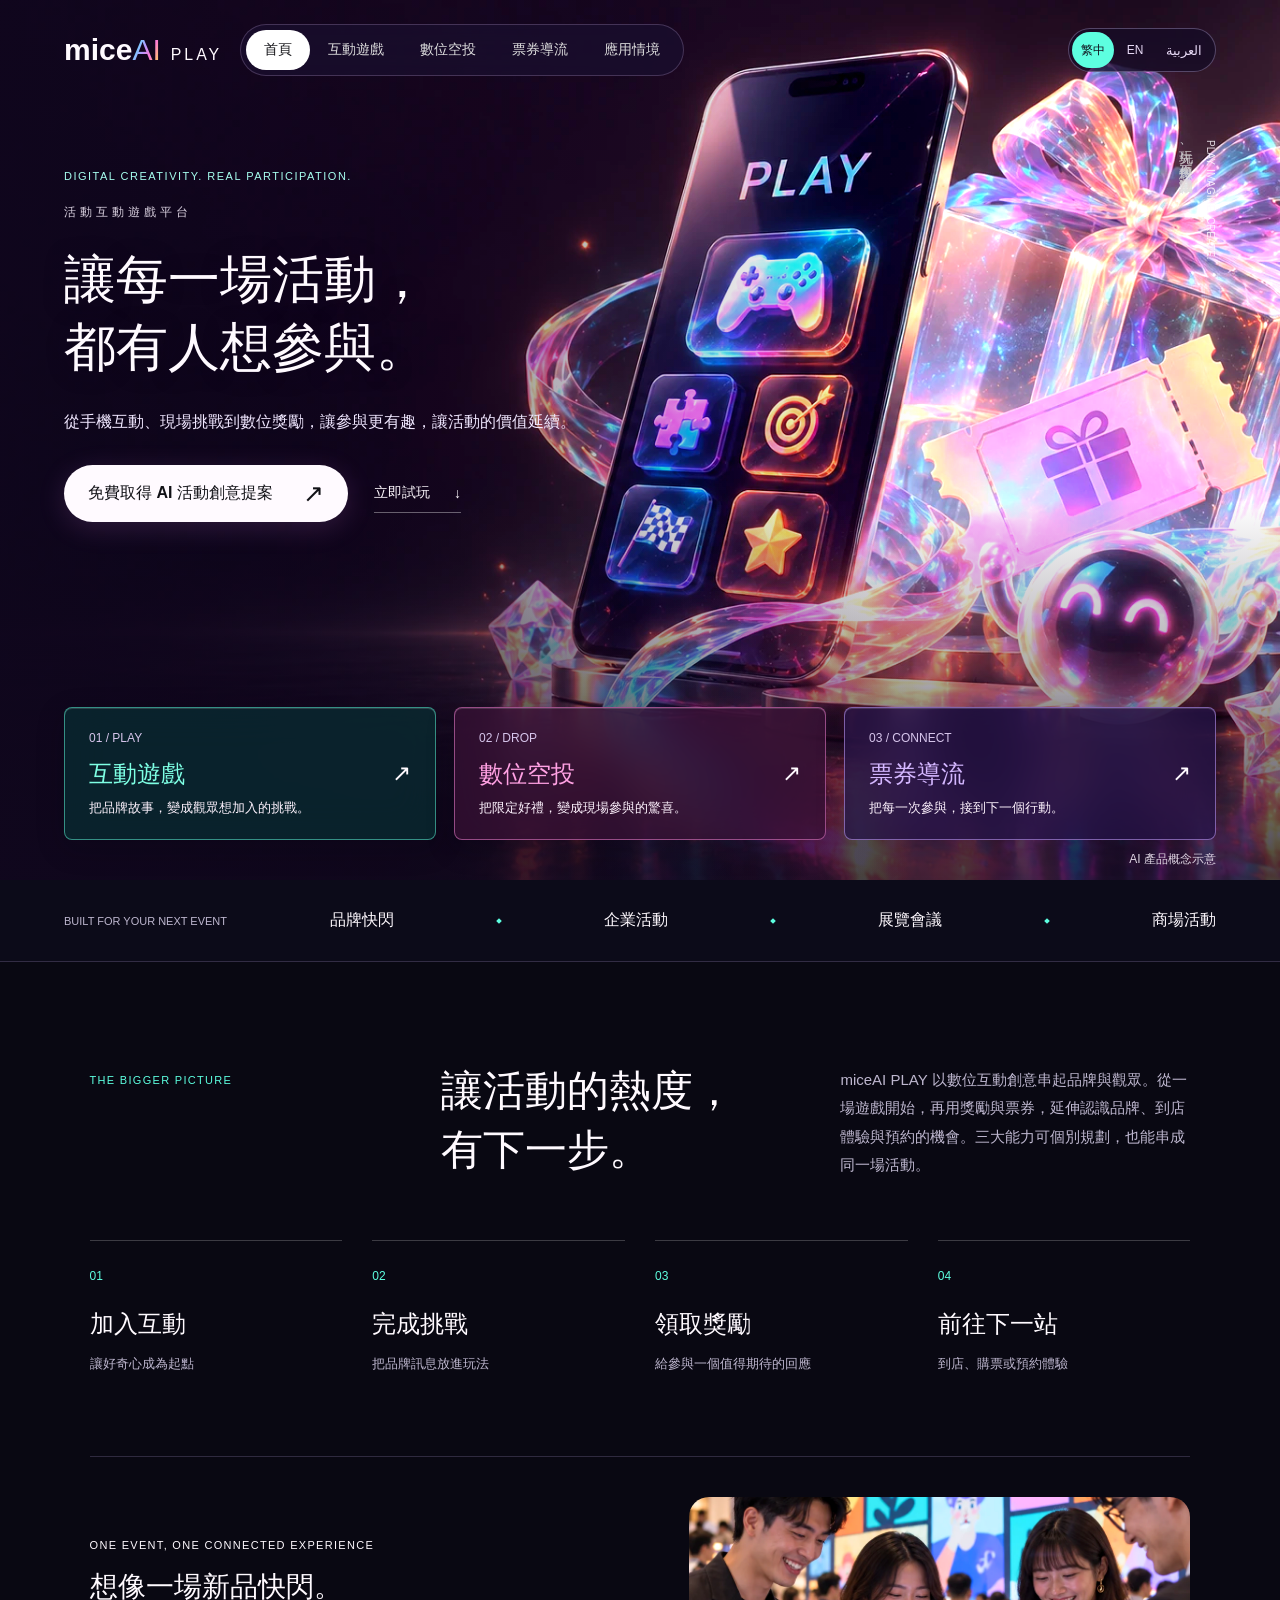
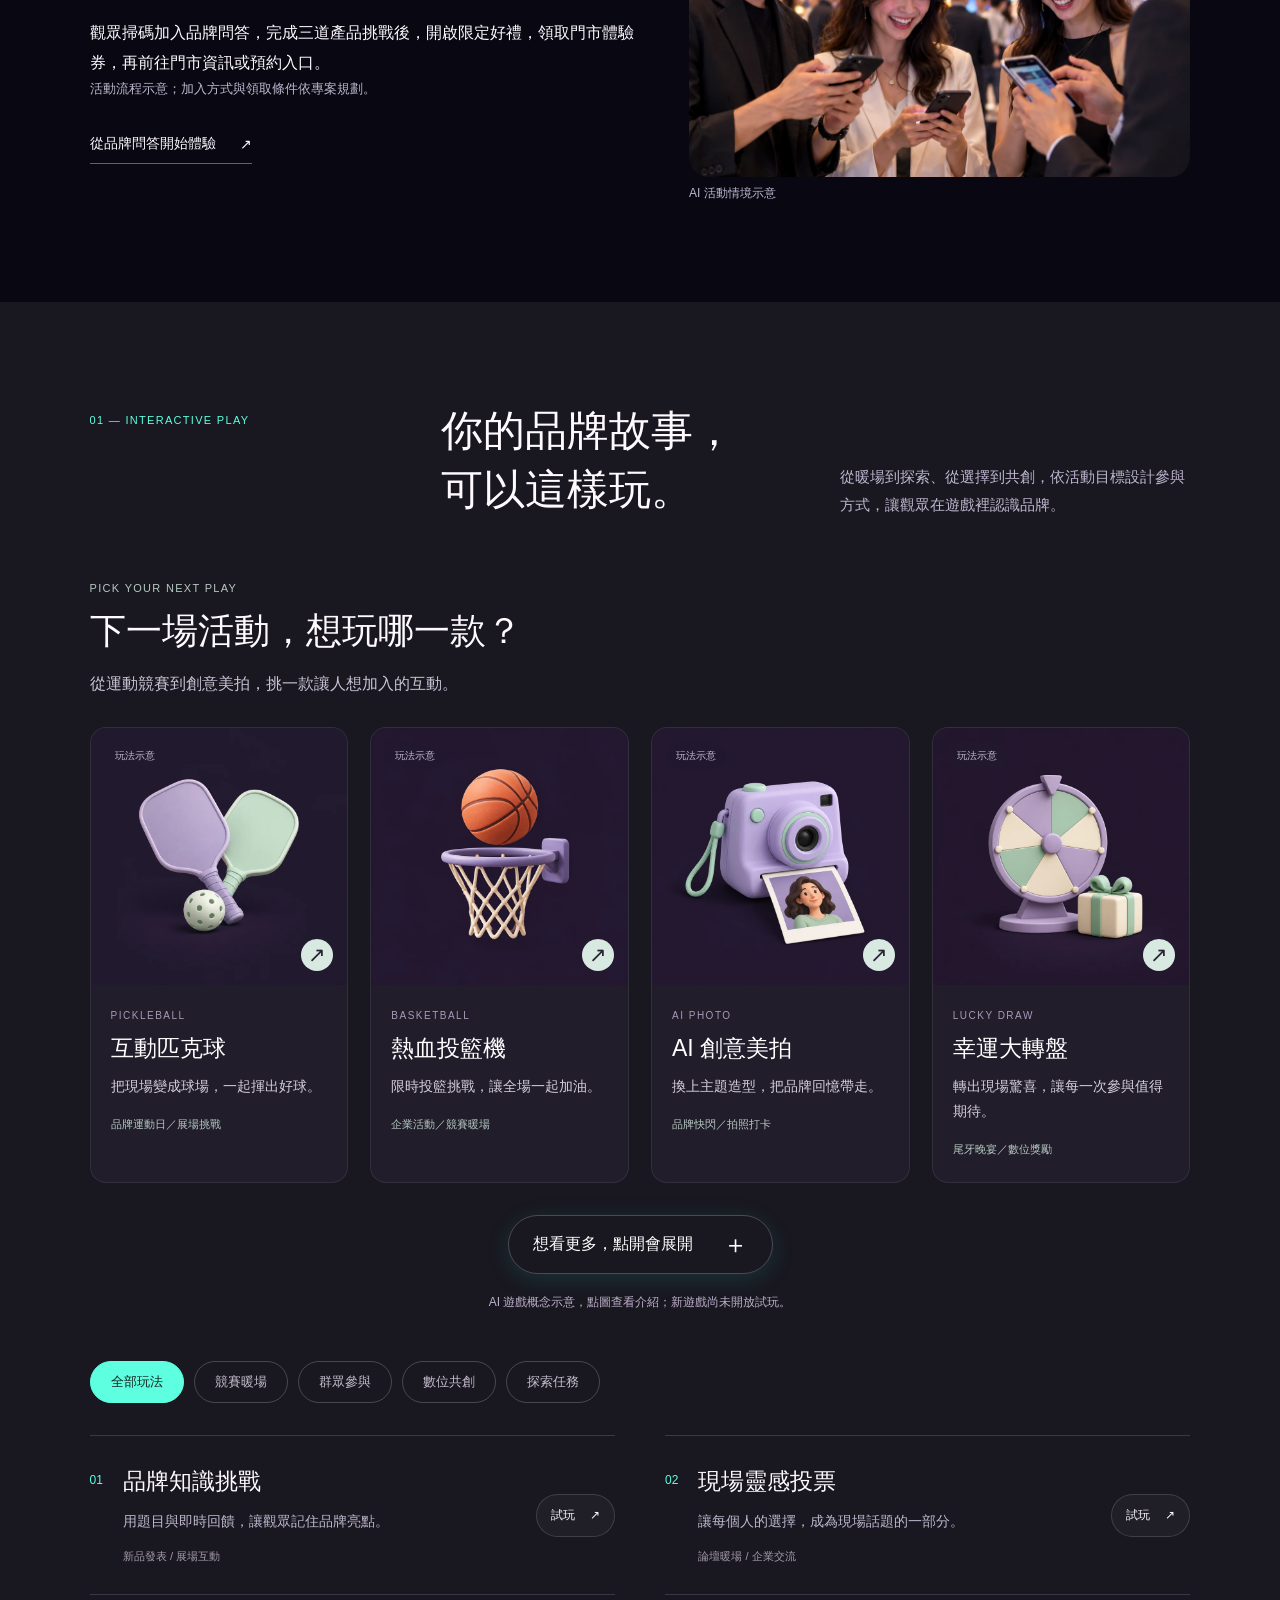
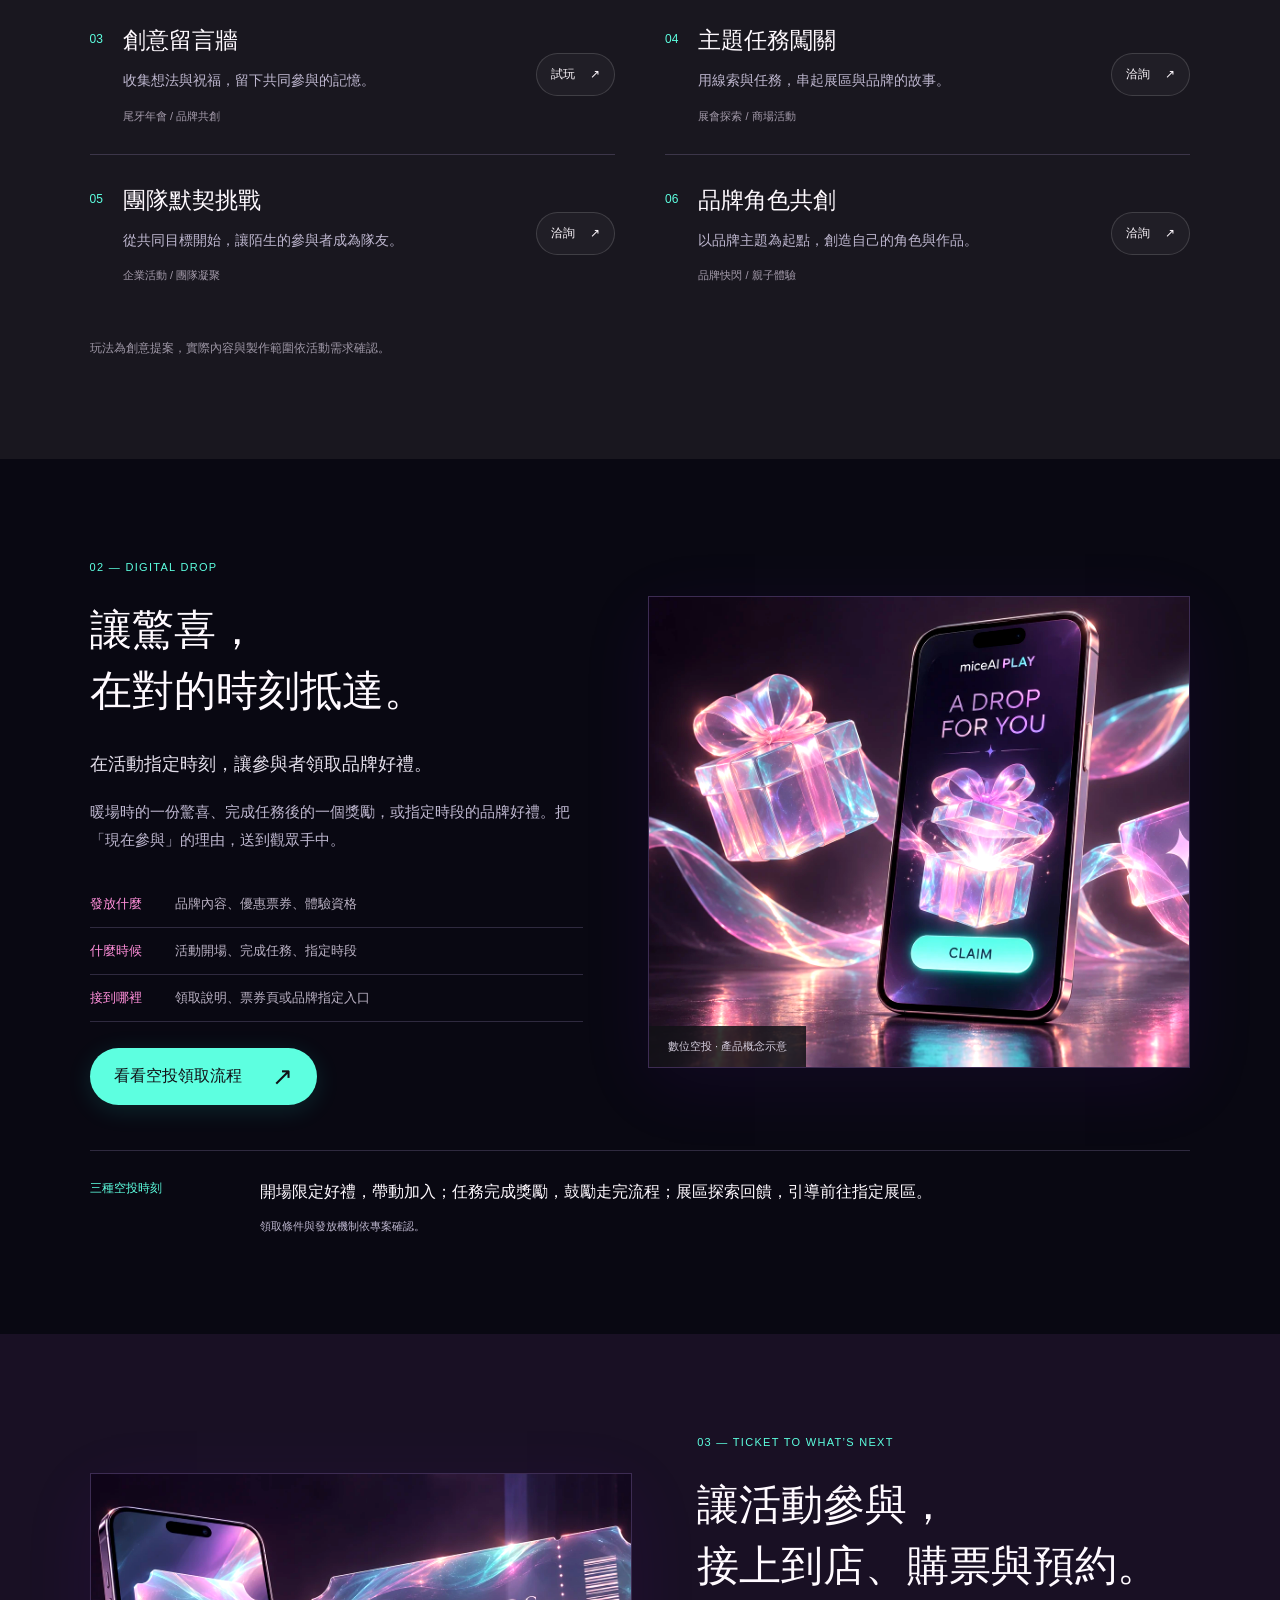
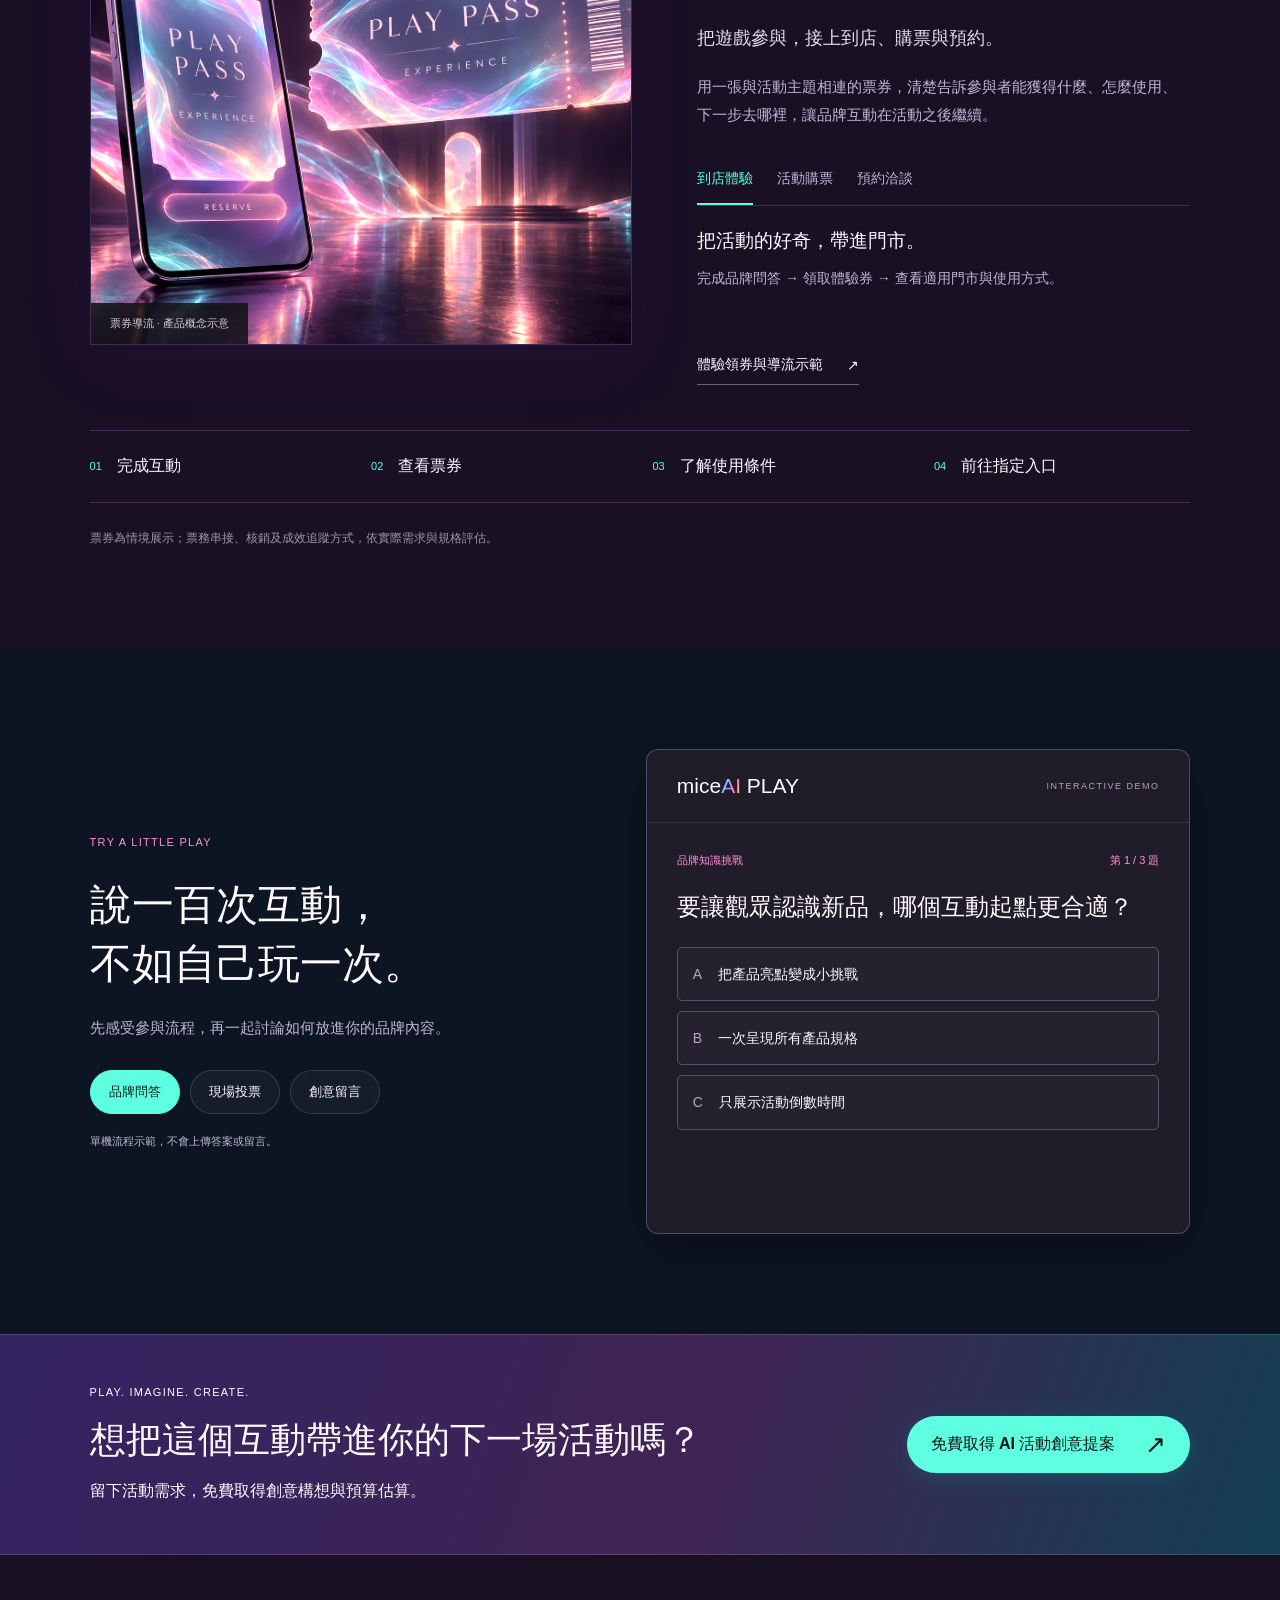
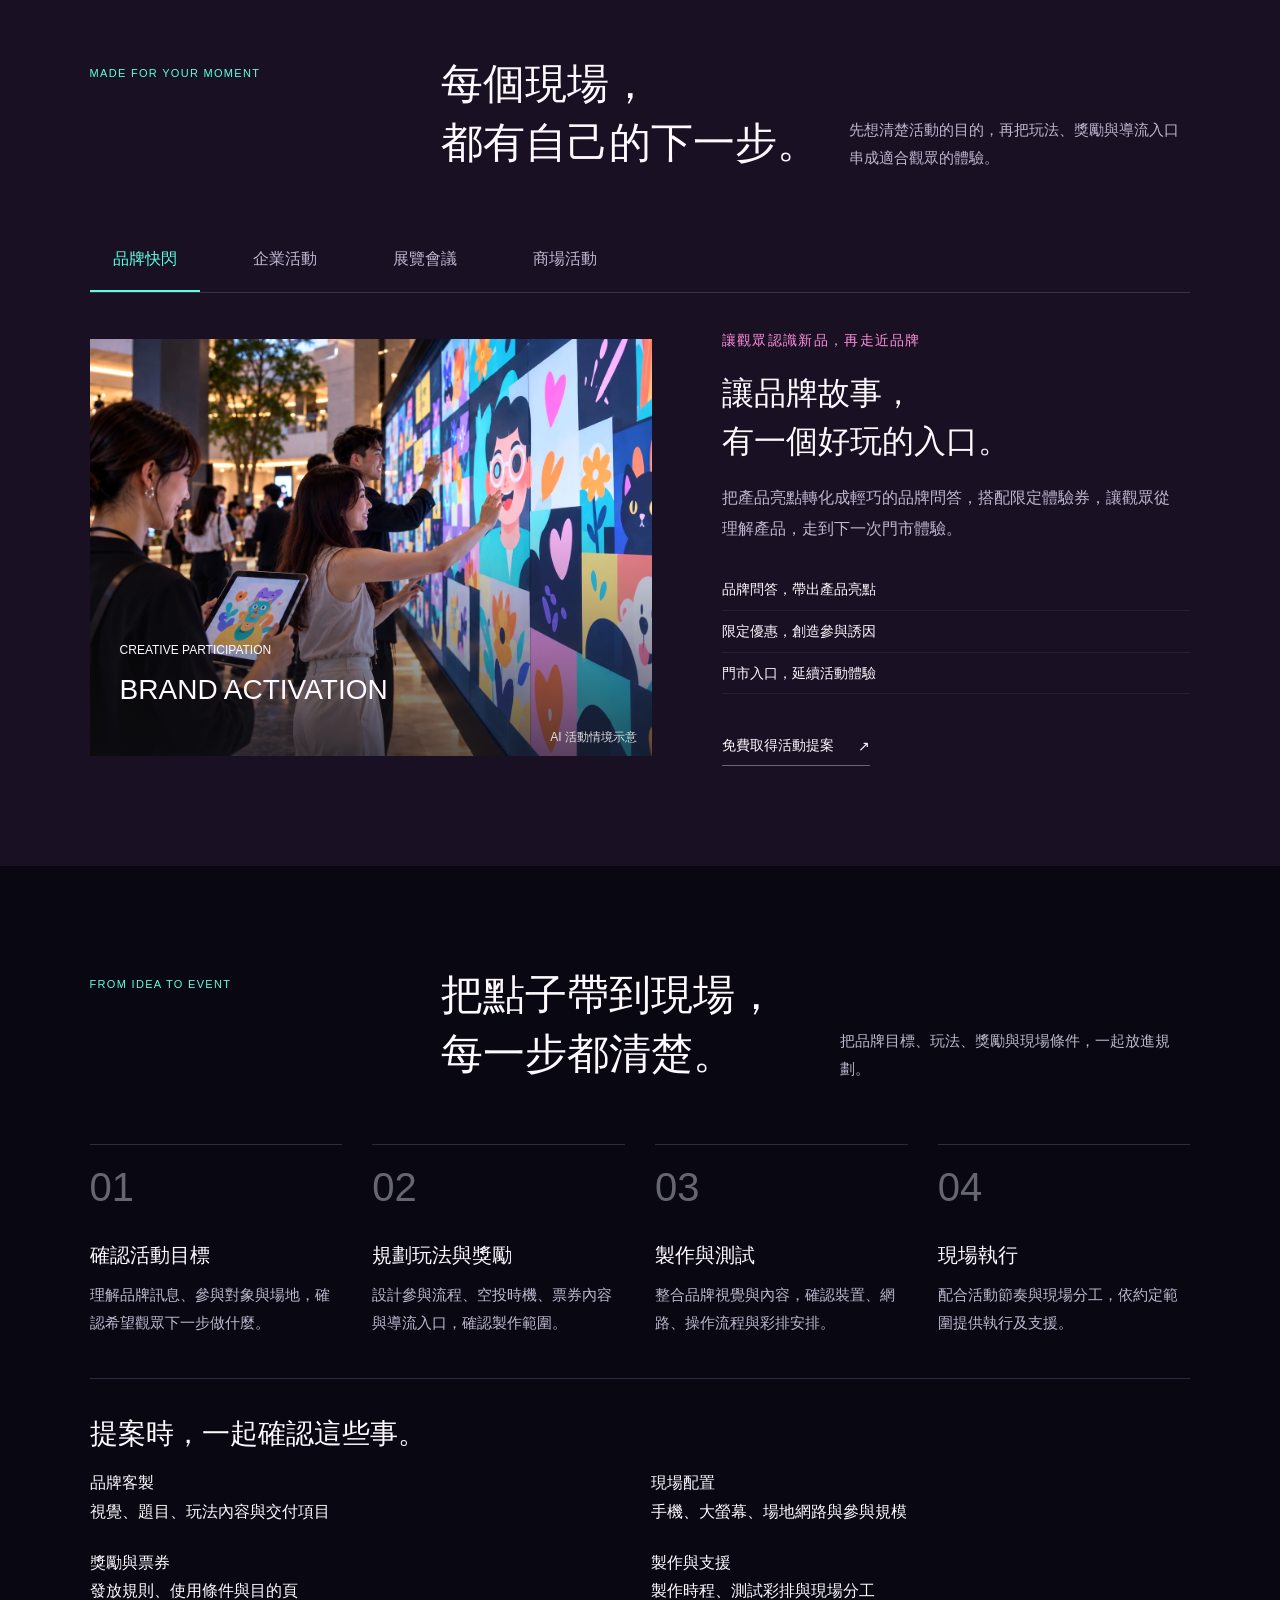
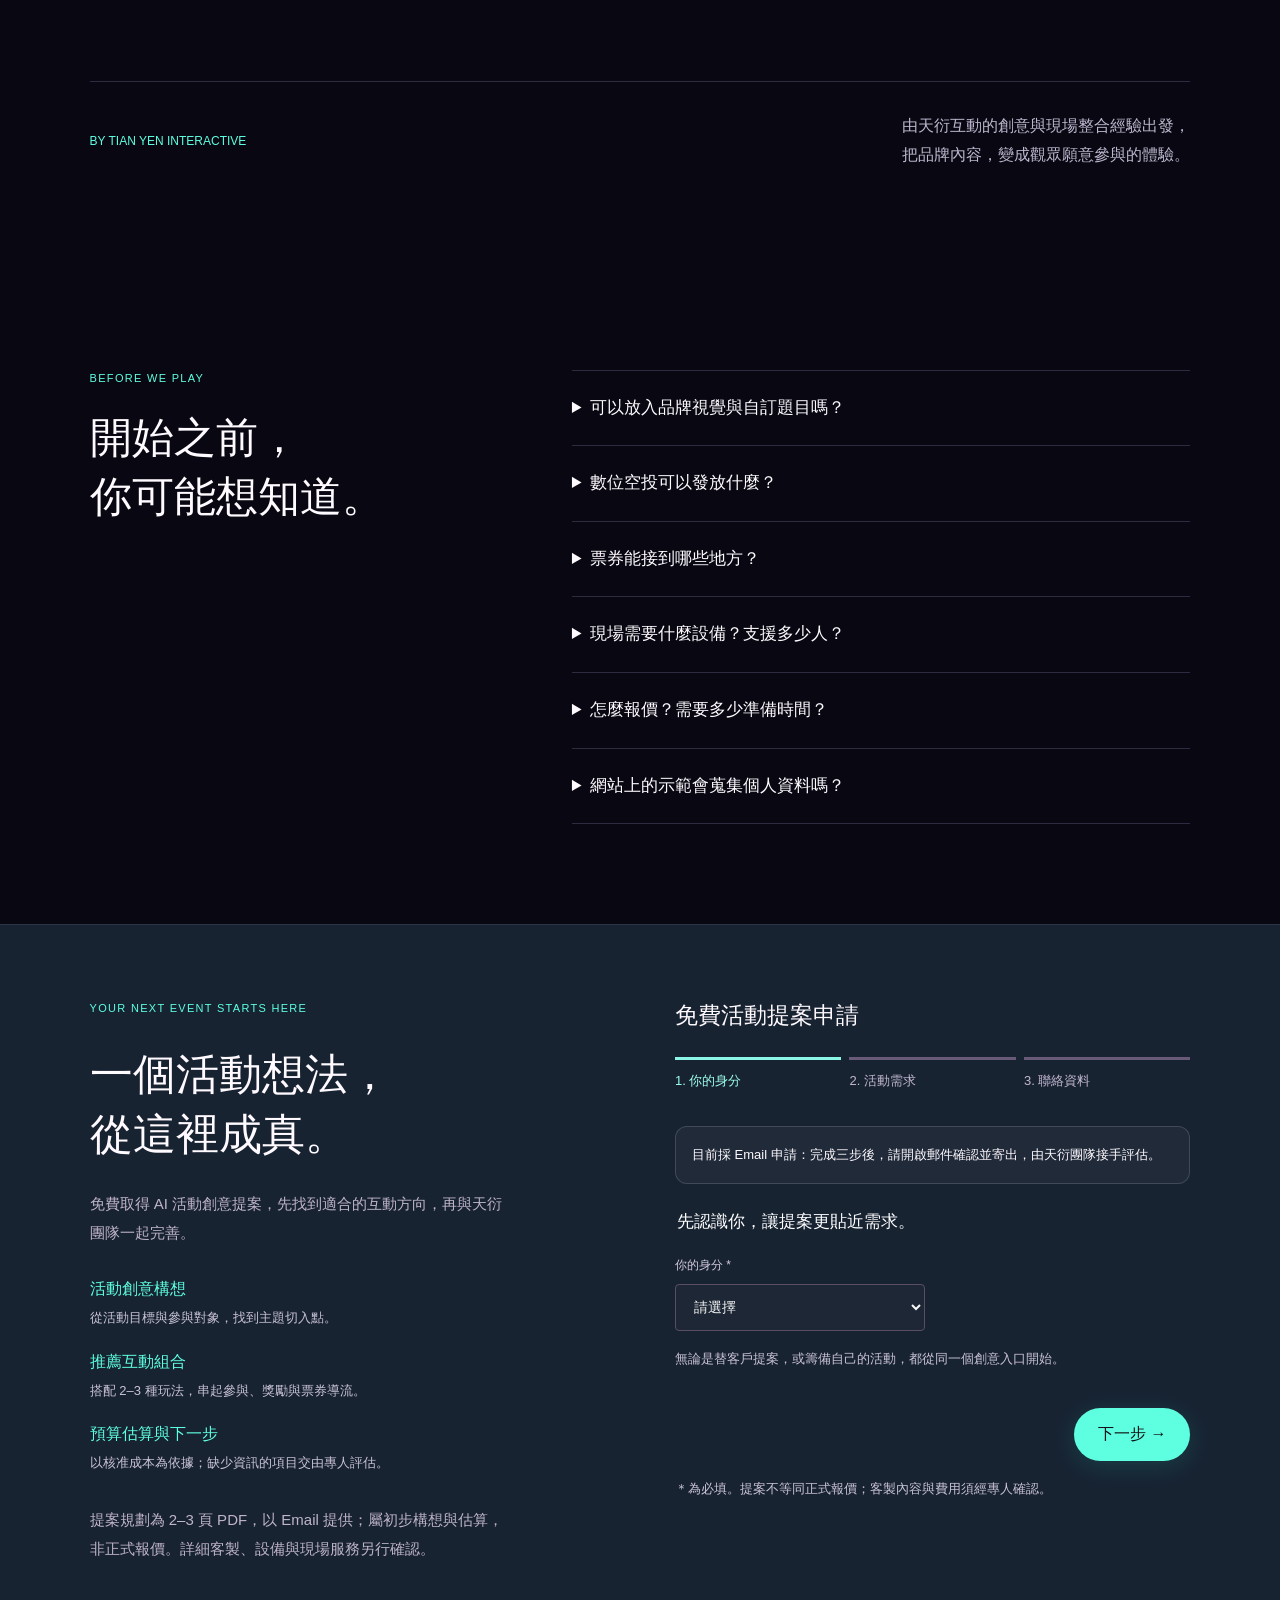
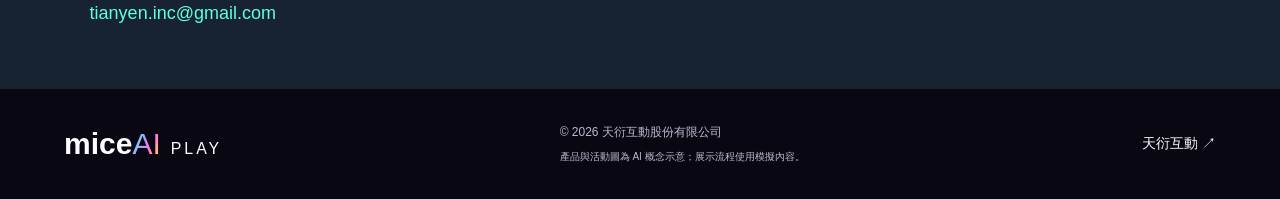
<file: index.html>
<!doctype html>
<html lang="zh-Hant">
<head>
<meta charset="utf-8"><meta name="viewport" content="width=device-width, initial-scale=1"><meta name="theme-color" content="#111116">
<meta name="description" content="miceAI PLAY 活動互動遊戲平台，結合數位互動創意、數位空投與票券導流，為品牌活動規劃從參與、領取獎勵到到店、購票與預約的完整體驗。">
<meta property="og:title" content="miceAI PLAY｜互動遊戲・數位空投・票券導流"><meta property="og:description" content="讓品牌創意，成為人人能參與的體驗。"><meta property="og:type" content="website">
<link rel="alternate" hreflang="zh-Hant" href="index.html"><link rel="alternate" hreflang="en" href="en.html"><link rel="alternate" hreflang="ar" href="ar.html">
<title>miceAI PLAY｜活動互動遊戲平台</title>
<link rel="stylesheet" href="styles.css?v=ar-v1"><script src="app.js?v=proposal-v1" defer></script>
<script src="proposal-config.js?v=proposal-v1" defer></script><script src="proposal.js?v=proposal-v1" defer></script>
</head>
<body>
<a class="skip-link" href="#main">跳至主要內容</a>
<header class="header">
<a class="wordmark" href="#home" aria-label="miceAI PLAY 首頁">mice<span>AI</span><b>PLAY</b></a>
<div class="language-switch" role="group" aria-label="網站語言"><a aria-current="page" href="index.html" lang="zh-Hant">繁中</a><a href="en.html" lang="en">EN</a><a href="ar.html" lang="ar" dir="rtl">العربية</a></div>
<button class="menu-toggle" aria-controls="navigation" aria-expanded="false" aria-label="開啟導覽選單"><span></span><span></span></button>
<nav id="navigation" aria-label="主要導覽"><a class="active" href="#home">首頁</a><a href="#games">互動遊戲</a><a href="#airdrop">數位空投</a><a href="#tickets">票券導流</a><a href="#spaces">應用情境</a></nav>
<a class="button small header-contact" href="#contact">免費取得 AI 活動創意提案 <span aria-hidden="true">↗</span></a>
</header>
<main id="main">
<section class="hero" id="home" aria-labelledby="hero-title">
<img class="hero-art" src="assets/play-hero.webp" alt="虹彩手機、互動遊戲與數位票券的 miceAI PLAY 產品概念視覺" width="1672" height="941" fetchpriority="high">
<div class="hero-shade"></div>
<div class="hero-content"><p class="eyebrow">DIGITAL CREATIVITY. REAL PARTICIPATION.</p><p class="product-category">活動互動遊戲平台</p><h1 class="hero-heading" id="hero-title">讓每一場活動，<br>都有人想參與。</h1><p class="hero-description">從手機互動、現場挑戰到數位獎勵，讓參與更有趣，讓活動的價值延續。</p><div class="hero-actions"><a class="button white" href="#contact">免費取得 AI 活動創意提案 <span aria-hidden="true">↗</span></a><a class="text-link" href="#playground">立即試玩 <span aria-hidden="true">↓</span></a></div></div>
<div class="hero-aside"><span>PLAY. IMAGINE. CREATE.</span><span>先玩、再想像、讓活動成真。</span></div>
<div class="hero-highlights">
<a href="#games" class="highlight"><span class="highlight-index">01 / PLAY</span><div><h3>互動遊戲</h3><span aria-hidden="true">↗</span></div><p>把品牌故事，變成觀眾想加入的挑戰。</p></a>
<a href="#airdrop" class="highlight"><span class="highlight-index">02 / DROP</span><div><h3>數位空投</h3><span aria-hidden="true">↗</span></div><p>把限定好禮，變成現場參與的驚喜。</p></a>
<a href="#tickets" class="highlight"><span class="highlight-index">03 / CONNECT</span><div><h3>票券導流</h3><span aria-hidden="true">↗</span></div><p>把每一次參與，接到下一個行動。</p></a>
</div><span class="image-caption">AI 產品概念示意</span>
</section>
<div class="intro-band"><span>BUILT FOR YOUR NEXT EVENT</span><p>品牌快閃</p><i></i><p>企業活動</p><i></i><p>展覽會議</p><i></i><p>商場活動</p></div>
<section class="section platform" id="platform" aria-labelledby="platform-title">
<div class="section-heading"><p class="eyebrow">THE BIGGER PICTURE</p><div><h2 id="platform-title">讓活動的熱度，<br>有下一步。</h2><p>miceAI PLAY 以數位互動創意串起品牌與觀眾。從一場遊戲開始，再用獎勵與票券，延伸認識品牌、到店體驗與預約的機會。三大能力可個別規劃，也能串成同一場活動。</p></div></div>
<ol class="participation-path"><li><span>01</span><h3>加入互動</h3><p>讓好奇心成為起點</p></li><li><span>02</span><h3>完成挑戰</h3><p>把品牌訊息放進玩法</p></li><li><span>03</span><h3>領取獎勵</h3><p>給參與一個值得期待的回應</p></li><li><span>04</span><h3>前往下一站</h3><p>到店、購票或預約體驗</p></li></ol>
<div class="campaign-example"><div><p class="eyebrow">ONE EVENT, ONE CONNECTED EXPERIENCE</p><h3>想像一場新品快閃。</h3><p>觀眾掃碼加入品牌問答，完成三道產品挑戰後，開啟限定好禮，領取門市體驗券，再前往門市資訊或預約入口。</p><small>活動流程示意；加入方式與領取條件依專案規劃。</small><a class="text-link" href="#playground">從品牌問答開始體驗 <span aria-hidden="true">↗</span></a></div><figure><img src="assets/multiplayer.webp" width="1024" height="1536" loading="lazy" alt="觀眾使用手機參與現場品牌活動的概念示意"><figcaption>AI 活動情境示意</figcaption></figure></div>
</section>
<section class="section games" id="games" aria-labelledby="games-title">
<div class="section-heading"><p class="eyebrow">01 — INTERACTIVE PLAY</p><div><h2 id="games-title">你的品牌故事，<br>可以這樣玩。</h2><p>從暖場到探索、從選擇到共創，依活動目標設計參與方式，讓觀眾在遊戲裡認識品牌。</p></div></div>
<div class="game-gallery-intro"><p class="eyebrow">PICK YOUR NEXT PLAY</p><h3>下一場活動，想玩哪一款？</h3><p>從運動競賽到創意美拍，挑一款讓人想加入的互動。</p></div><div class="game-gallery"><button class="game-tile" type="button" data-game-preview="pickleball" data-title="互動匹克球" data-description="把現場變成球場，一起揮出好球。" data-use="品牌運動日／展場挑戰" aria-haspopup="dialog"><span class="game-tile-art"><img src="assets/game-pickleball-v2.webp" width="1024" height="1024" loading="lazy" alt="互動匹克球"><span class="game-tile-badge">玩法示意</span><span class="game-tile-open" aria-hidden="true">↗</span></span><span class="game-tile-copy"><span class="eyebrow">PICKLEBALL</span><strong>互動匹克球</strong><span>把現場變成球場，一起揮出好球。</span><small>品牌運動日／展場挑戰</small></span></button><button class="game-tile" type="button" data-game-preview="basketball" data-title="熱血投籃機" data-description="限時投籃挑戰，讓全場一起加油。" data-use="企業活動／競賽暖場" aria-haspopup="dialog"><span class="game-tile-art"><img src="assets/game-basketball-v2.webp" width="1024" height="1024" loading="lazy" alt="熱血投籃機"><span class="game-tile-badge">玩法示意</span><span class="game-tile-open" aria-hidden="true">↗</span></span><span class="game-tile-copy"><span class="eyebrow">BASKETBALL</span><strong>熱血投籃機</strong><span>限時投籃挑戰，讓全場一起加油。</span><small>企業活動／競賽暖場</small></span></button><button class="game-tile" type="button" data-game-preview="photo" data-title="AI 創意美拍" data-description="換上主題造型，把品牌回憶帶走。" data-use="品牌快閃／拍照打卡" aria-haspopup="dialog"><span class="game-tile-art"><img src="assets/game-photo-v2.webp" width="1024" height="1024" loading="lazy" alt="AI 創意美拍"><span class="game-tile-badge">玩法示意</span><span class="game-tile-open" aria-hidden="true">↗</span></span><span class="game-tile-copy"><span class="eyebrow">AI PHOTO</span><strong>AI 創意美拍</strong><span>換上主題造型，把品牌回憶帶走。</span><small>品牌快閃／拍照打卡</small></span></button><button class="game-tile" type="button" data-game-preview="lucky" data-title="幸運大轉盤" data-description="轉出現場驚喜，讓每一次參與值得期待。" data-use="尾牙晚宴／數位獎勵" aria-haspopup="dialog"><span class="game-tile-art"><img src="assets/game-lucky-v2.webp" width="1024" height="1024" loading="lazy" alt="幸運大轉盤"><span class="game-tile-badge">玩法示意</span><span class="game-tile-open" aria-hidden="true">↗</span></span><span class="game-tile-copy"><span class="eyebrow">LUCKY DRAW</span><strong>幸運大轉盤</strong><span>轉出現場驚喜，讓每一次參與值得期待。</span><small>尾牙晚宴／數位獎勵</small></span></button></div><div id="more-games" class="game-gallery game-gallery-more" hidden><button class="game-tile" type="button" data-game-preview="darts" data-title="互動飛鏢挑戰" data-description="手機瞄準、現場大屏，挑戰你的準度。" data-use="展位引流／個人挑戰" aria-haspopup="dialog"><span class="game-tile-art"><img src="assets/game-darts-v2.webp" width="1024" height="1024" loading="lazy" alt="互動飛鏢挑戰"><span class="game-tile-badge">玩法示意</span><span class="game-tile-open" aria-hidden="true">↗</span></span><span class="game-tile-copy"><span class="eyebrow">DART CHALLENGE</span><strong>互動飛鏢挑戰</strong><span>手機瞄準、現場大屏，挑戰你的準度。</span><small>展位引流／個人挑戰</small></span></button><button class="game-tile" type="button" data-game-preview="race" data-title="團隊極速競賽" data-description="組隊衝刺，把現場氣氛推向終點。" data-use="團隊凝聚／企業年會" aria-haspopup="dialog"><span class="game-tile-art"><img src="assets/game-race-v2.webp" width="1024" height="1024" loading="lazy" alt="團隊極速競賽"><span class="game-tile-badge">玩法示意</span><span class="game-tile-open" aria-hidden="true">↗</span></span><span class="game-tile-copy"><span class="eyebrow">TEAM RACE</span><strong>團隊極速競賽</strong><span>組隊衝刺，把現場氣氛推向終點。</span><small>團隊凝聚／企業年會</small></span></button></div><div class="game-gallery-bottom"><button class="button game-more" type="button" id="game-more" aria-expanded="false" aria-controls="more-games">想看更多，點開會展開 <span aria-hidden="true">＋</span></button><p>AI 遊戲概念示意，點圖查看介紹；新遊戲尚未開放試玩。</p></div><div class="game-filter" aria-label="玩法分類"><button aria-pressed="true" data-filter="all">全部玩法</button><button aria-pressed="false" data-filter="warmup">競賽暖場</button><button aria-pressed="false" data-filter="participate">群眾參與</button><button aria-pressed="false" data-filter="create">數位共創</button><button aria-pressed="false" data-filter="explore">探索任務</button></div>
<div class="game-list">
<article data-category="warmup"><span class="game-number">01</span><div><h3>品牌知識挑戰</h3><p>用題目與即時回饋，讓觀眾記住品牌亮點。</p><small>新品發表 / 展場互動</small></div><button class="game-action" data-demo="quiz">試玩 <span aria-hidden="true">↗</span></button></article>
<article data-category="participate"><span class="game-number">02</span><div><h3>現場靈感投票</h3><p>讓每個人的選擇，成為現場話題的一部分。</p><small>論壇暖場 / 企業交流</small></div><button class="game-action" data-demo="vote">試玩 <span aria-hidden="true">↗</span></button></article>
<article data-category="create"><span class="game-number">03</span><div><h3>創意留言牆</h3><p>收集想法與祝福，留下共同參與的記憶。</p><small>尾牙年會 / 品牌共創</small></div><button class="game-action" data-demo="wall">試玩 <span aria-hidden="true">↗</span></button></article>
<article data-category="explore"><span class="game-number">04</span><div><h3>主題任務闖關</h3><p>用線索與任務，串起展區與品牌的故事。</p><small>展會探索 / 商場活動</small></div><button class="game-action" data-interest="主題任務闖關">洽詢 <span aria-hidden="true">↗</span></button></article>
<article data-category="warmup"><span class="game-number">05</span><div><h3>團隊默契挑戰</h3><p>從共同目標開始，讓陌生的參與者成為隊友。</p><small>企業活動 / 團隊凝聚</small></div><button class="game-action" data-interest="團隊默契挑戰">洽詢 <span aria-hidden="true">↗</span></button></article>
<article data-category="create"><span class="game-number">06</span><div><h3>品牌角色共創</h3><p>以品牌主題為起點，創造自己的角色與作品。</p><small>品牌快閃 / 親子體驗</small></div><button class="game-action" data-interest="品牌角色共創">洽詢 <span aria-hidden="true">↗</span></button></article>
</div><p class="section-note">玩法為創意提案，實際內容與製作範圍依活動需求確認。</p>
</section>
<section class="section product-section" id="airdrop" aria-labelledby="airdrop-title">
<div class="product-layout"><div class="product-copy"><p class="eyebrow">02 — DIGITAL DROP</p><h2 id="airdrop-title">讓驚喜，<br>在對的時刻抵達。</h2><p class="product-lead">在活動指定時刻，讓參與者領取品牌好禮。</p><p>暖場時的一份驚喜、完成任務後的一個獎勵，或指定時段的品牌好禮。把「現在參與」的理由，送到觀眾手中。</p><ul class="product-points"><li><b>發放什麼</b><span>品牌內容、優惠票券、體驗資格</span></li><li><b>什麼時候</b><span>活動開場、完成任務、指定時段</span></li><li><b>接到哪裡</b><span>領取說明、票券頁或品牌指定入口</span></li></ul><button class="button" data-journey="0">看看空投領取流程 <span aria-hidden="true">↗</span></button></div><figure class="product-figure"><img src="assets/airdrop-product.webp" width="1536" height="1024" alt="手機接收數位空投與領取虹彩禮物的產品畫面示意" loading="lazy"><figcaption>數位空投 · 產品概念示意</figcaption></figure></div>
<div class="example-strip"><span>三種空投時刻</span><p>開場限定好禮，帶動加入；任務完成獎勵，鼓勵走完流程；展區探索回饋，引導前往指定展區。</p><small>領取條件與發放機制依專案確認。</small></div>
</section>
<section class="section product-section ticket-section" id="tickets" aria-labelledby="tickets-title">
<div class="product-layout reverse"><figure class="product-figure"><img src="assets/ticket-product.webp" width="1536" height="1024" alt="手機顯示 PLAY PASS 體驗票券與預約入口的產品畫面示意" loading="lazy"><figcaption>票券導流 · 產品概念示意</figcaption></figure><div class="product-copy"><p class="eyebrow">03 — TICKET TO WHAT’S NEXT</p><h2 id="tickets-title">讓活動參與，<br>接上到店、購票與預約。</h2><p class="product-lead">把遊戲參與，接上到店、購票與預約。</p><p>用一張與活動主題相連的票券，清楚告訴參與者能獲得什麼、怎麼使用、下一步去哪裡，讓品牌互動在活動之後繼續。</p><div class="destination-tabs" role="tablist" aria-label="票券導流方向"><button role="tab" id="dest-store" aria-controls="destination-panel" aria-selected="true" data-destination="store">到店體驗</button><button role="tab" id="dest-buy" aria-controls="destination-panel" aria-selected="false" tabindex="-1" data-destination="buy">活動購票</button><button role="tab" id="dest-reserve" aria-controls="destination-panel" aria-selected="false" tabindex="-1" data-destination="reserve">預約洽談</button></div><div id="destination-panel" role="tabpanel" aria-labelledby="dest-store"><h3>把活動的好奇，帶進門市。</h3><p>完成品牌問答 → 領取體驗券 → 查看適用門市與使用方式。</p></div><button class="text-link" data-journey="1">體驗領券與導流示範 <span aria-hidden="true">↗</span></button></div></div>
<ol class="ticket-path"><li><b>01</b>完成互動</li><li><b>02</b>查看票券</li><li><b>03</b>了解使用條件</li><li><b>04</b>前往指定入口</li></ol><p class="section-note">票券為情境展示；票務串接、核銷及成效追蹤方式，依實際需求與規格評估。</p>
</section>
<section class="section playground" id="playground" aria-labelledby="playground-title"><div class="demo-intro"><p class="eyebrow">TRY A LITTLE PLAY</p><h2 id="playground-title">說一百次互動，<br>不如自己玩一次。</h2><p>先感受參與流程，再一起討論如何放進你的品牌內容。</p><div class="demo-tabs" role="tablist" aria-label="互動展示"><button role="tab" id="demo-quiz" aria-selected="true" aria-controls="demo-panel" data-demo-tab="quiz">品牌問答</button><button role="tab" id="demo-vote" aria-selected="false" tabindex="-1" aria-controls="demo-panel" data-demo-tab="vote">現場投票</button><button role="tab" id="demo-wall" aria-selected="false" tabindex="-1" aria-controls="demo-panel" data-demo-tab="wall">創意留言</button></div><small>單機流程示範，不會上傳答案或留言。</small></div><div class="demo-shell"><div class="demo-bar"><span>mice<span class="mint-text">AI</span> PLAY</span><small>INTERACTIVE DEMO</small></div><div id="demo-panel" role="tabpanel" aria-labelledby="demo-quiz" tabindex="0"></div></div></section>
<aside class="proposal-invite section"><div><p class="eyebrow">PLAY. IMAGINE. CREATE.</p><h2>想把這個互動帶進你的下一場活動嗎？</h2><p>留下活動需求，免費取得創意構想與預算估算。</p></div><a class="button" href="#contact">免費取得 AI 活動創意提案 <span aria-hidden="true">↗</span></a></aside>
<section class="section spaces" id="spaces" aria-labelledby="spaces-title"><div class="section-heading"><p class="eyebrow">MADE FOR YOUR MOMENT</p><div><h2 id="spaces-title">每個現場，<br>都有自己的下一步。</h2><p>先想清楚活動的目的，再把玩法、獎勵與導流入口串成適合觀眾的體驗。</p></div></div><div class="scene-tabs" role="tablist" aria-label="應用情境"><button id="tab-brand" role="tab" aria-selected="true" aria-controls="scene-panel" data-scene="brand">品牌快閃</button><button id="tab-corporate" role="tab" aria-selected="false" tabindex="-1" aria-controls="scene-panel" data-scene="corporate">企業活動</button><button id="tab-expo" role="tab" aria-selected="false" tabindex="-1" aria-controls="scene-panel" data-scene="expo">展覽會議</button><button id="tab-retail" role="tab" aria-selected="false" tabindex="-1" aria-controls="scene-panel" data-scene="retail">商場活動</button></div><div class="scene-panel" role="tabpanel" id="scene-panel" aria-labelledby="tab-brand" tabindex="0"><div class="scene-visual"><img id="scene-image" src="assets/cocreation.webp" loading="lazy" alt="品牌活動數位共創情境示意" width="1536" height="1024"><span class="scene-visual-label">CREATIVE PARTICIPATION<br><b id="scene-english">BRAND ACTIVATION</b></span><small>AI 活動情境示意</small></div><div class="scene-copy"><span class="eyebrow" id="scene-kicker">讓觀眾認識新品，再走近品牌</span><h3 id="scene-title">讓品牌故事，<br>有一個好玩的入口。</h3><p id="scene-description">把產品亮點轉化成輕巧的品牌問答，搭配限定體驗券，讓觀眾從理解產品，走到下一次門市體驗。</p><ul id="scene-features"><li>品牌問答，帶出產品亮點</li><li>限定優惠，創造參與誘因</li><li>門市入口，延續活動體驗</li></ul><a class="text-link" href="#contact">免費取得活動提案 <span aria-hidden="true">↗</span></a></div></div></section>
<section class="section workflow" id="workflow" aria-labelledby="workflow-title"><div class="section-heading"><p class="eyebrow">FROM IDEA TO EVENT</p><div><h2 id="workflow-title">把點子帶到現場，<br>每一步都清楚。</h2><p>把品牌目標、玩法、獎勵與現場條件，一起放進規劃。</p></div></div><ol class="steps"><li><span>01</span><h3>確認活動目標</h3><p>理解品牌訊息、參與對象與場地，確認希望觀眾下一步做什麼。</p></li><li><span>02</span><h3>規劃玩法與獎勵</h3><p>設計參與流程、空投時機、票券內容與導流入口，確認製作範圍。</p></li><li><span>03</span><h3>製作與測試</h3><p>整合品牌視覺與內容，確認裝置、網路、操作流程與彩排安排。</p></li><li><span>04</span><h3>現場執行</h3><p>配合活動節奏與現場分工，依約定範圍提供執行及支援。</p></li></ol><div class="scope-note"><h3>提案時，一起確認這些事。</h3><ul><li><b>品牌客製</b>視覺、題目、玩法內容與交付項目</li><li><b>現場配置</b>手機、大螢幕、場地網路與參與規模</li><li><b>獎勵與票券</b>發放規則、使用條件與目的頁</li><li><b>製作與支援</b>製作時程、測試彩排與現場分工</li></ul></div><div class="trust-note"><span>BY TIAN YEN INTERACTIVE</span><p>由天衍互動的創意與現場整合經驗出發，<br>把品牌內容，變成觀眾願意參與的體驗。</p></div></section>
<section class="section faq" id="faq"><div><p class="eyebrow">BEFORE WE PLAY</p><h2>開始之前，<br>你可能想知道。</h2></div><div class="faq-list"><details><summary>可以放入品牌視覺與自訂題目嗎？</summary><p>可將品牌識別、活動主題、產品內容與題目納入規劃。具體客製項目、修改次數與交付內容會在提案階段確認。</p></details><details><summary>數位空投可以發放什麼？</summary><p>可討論優惠票券、體驗資格、品牌內容等形式。發放時機、領取條件與入口，會依活動目的及系統配置規劃。</p></details><details><summary>票券能接到哪些地方？</summary><p>可規劃導向門市資訊、活動購票、體驗預約或指定品牌頁面。外部平台串接、票券核銷與追蹤方式，需另行確認。</p></details><details><summary>現場需要什麼設備？支援多少人？</summary><p>依玩法、同時參與人數、裝置與場地網路條件評估。提供活動規模與場地資訊後，可進一步確認可行配置及測試需求。</p></details><details><summary>怎麼報價？需要多少準備時間？</summary><p>依玩法數量、客製內容、票券需求、設備與現場支援範圍評估。可以先提供預計日期、活動目標與現有素材，一起確認時程。</p></details><details><summary>網站上的示範會蒐集個人資料嗎？</summary><p>試玩答案與留言不會上傳，示範票券無兌換效力。申請提案的資料僅用於需求評估、提案與後續聯繫；行銷訂閱另行選擇。目前以郵件申請，需由你確認並寄出。</p></details></div></section>
<section class="contact section" id="contact" aria-labelledby="contact-title"><div class="contact-copy"><p class="eyebrow">YOUR NEXT EVENT STARTS HERE</p><h2 id="contact-title">一個活動想法，<br>從這裡成真。</h2><p>免費取得 AI 活動創意提案，先找到適合的互動方向，再與天衍團隊一起完善。</p><ol class="proposal-benefits"><li><b>活動創意構想</b><span>從活動目標與參與對象，找到主題切入點。</span></li><li><b>推薦互動組合</b><span>搭配 2–3 種玩法，串起參與、獎勵與票券導流。</span></li><li><b>預算估算與下一步</b><span>以核准成本為依據；缺少資訊的項目交由專人評估。</span></li></ol><p class="proposal-fine">提案規劃為 2–3 頁 PDF，以 Email 提供；屬初步構想與估算，非正式報價。詳細客製、設備與現場服務另行確認。</p><a class="contact-mail" href="mailto:tianyen.inc@gmail.com">tianyen.inc@gmail.com</a></div><div class="contact-form-wrap" id="proposal-root"><noscript>請來信 tianyen.inc@gmail.com，提供活動日期、規模與需求，申請免費活動提案。</noscript></div></section>
</main>
<footer><a class="wordmark" href="#home">mice<span>AI</span><b>PLAY</b></a><p>© 2026 天衍互動股份有限公司<br><small>產品與活動圖為 AI 概念示意；展示流程使用模擬內容。</small></p><a href="https://www.tianyen.com/" target="_blank" rel="noopener noreferrer">天衍互動 <span aria-hidden="true">↗</span></a></footer>
<dialog id="journey-dialog" aria-labelledby="journey-title"><div class="dialog-top"><span>miceAI PLAY / PRODUCT DEMO</span><button class="dialog-close" aria-label="關閉流程示範">關閉</button></div><div class="journey-grid"><div class="journey-visual"><img id="journey-image" src="assets/airdrop-product.webp" alt="數位空投產品示意" width="1536" height="1024"><span>產品概念示意</span></div><div class="journey-copy"><p class="eyebrow" id="journey-step"></p><h2 id="journey-title"></h2><p id="journey-description"></p><div id="journey-detail"></div><button class="button" id="journey-next"></button><p class="demo-disclaimer">此為單機示範，不發送正式票券、不建立真實預約。</p><button id="journey-reset" class="plain-button">重新體驗</button></div></div></dialog>
<dialog id="game-preview" aria-labelledby="game-preview-title"><div class="dialog-top"><span>miceAI PLAY / GAME PREVIEW</span><button class="dialog-close" id="game-preview-close" type="button" aria-label="關閉遊戲預覽">關閉</button></div><div class="game-preview-layout"><img id="game-preview-image" width="1024" height="1024" alt=""><div class="game-preview-copy"><p class="eyebrow">GAME CONCEPT</p><h2 id="game-preview-title"></h2><p id="game-preview-description"></p><p id="game-preview-use"></p><p class="game-preview-status">玩法示意・尚未開放試玩</p><p>喜歡這款互動嗎？先加入活動需求，與我們一起規劃。</p><button class="button" id="game-preview-interest" type="button">把這款加入我的提案 <span aria-hidden="true">↗</span></button></div></div></dialog><script src="game-gallery.js?v=gallery-v1" defer></script>
</body></html>
</file>
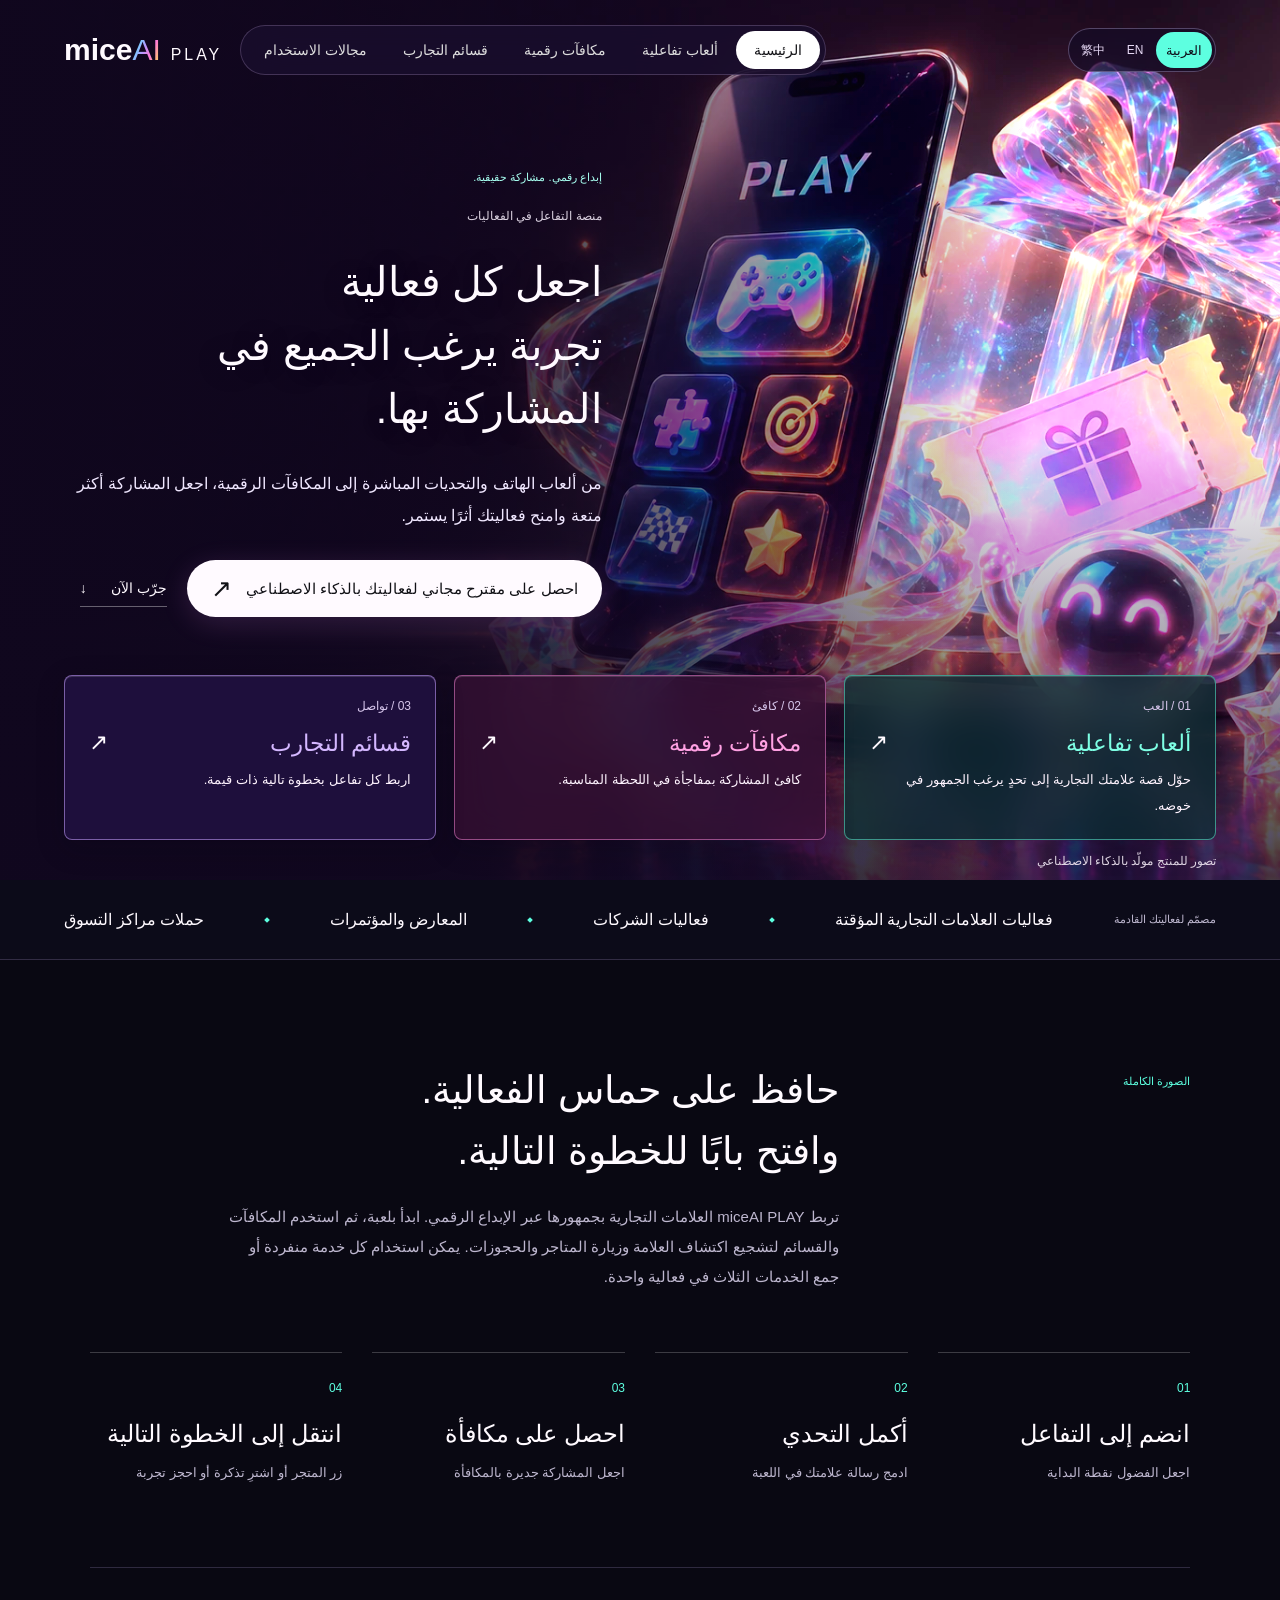
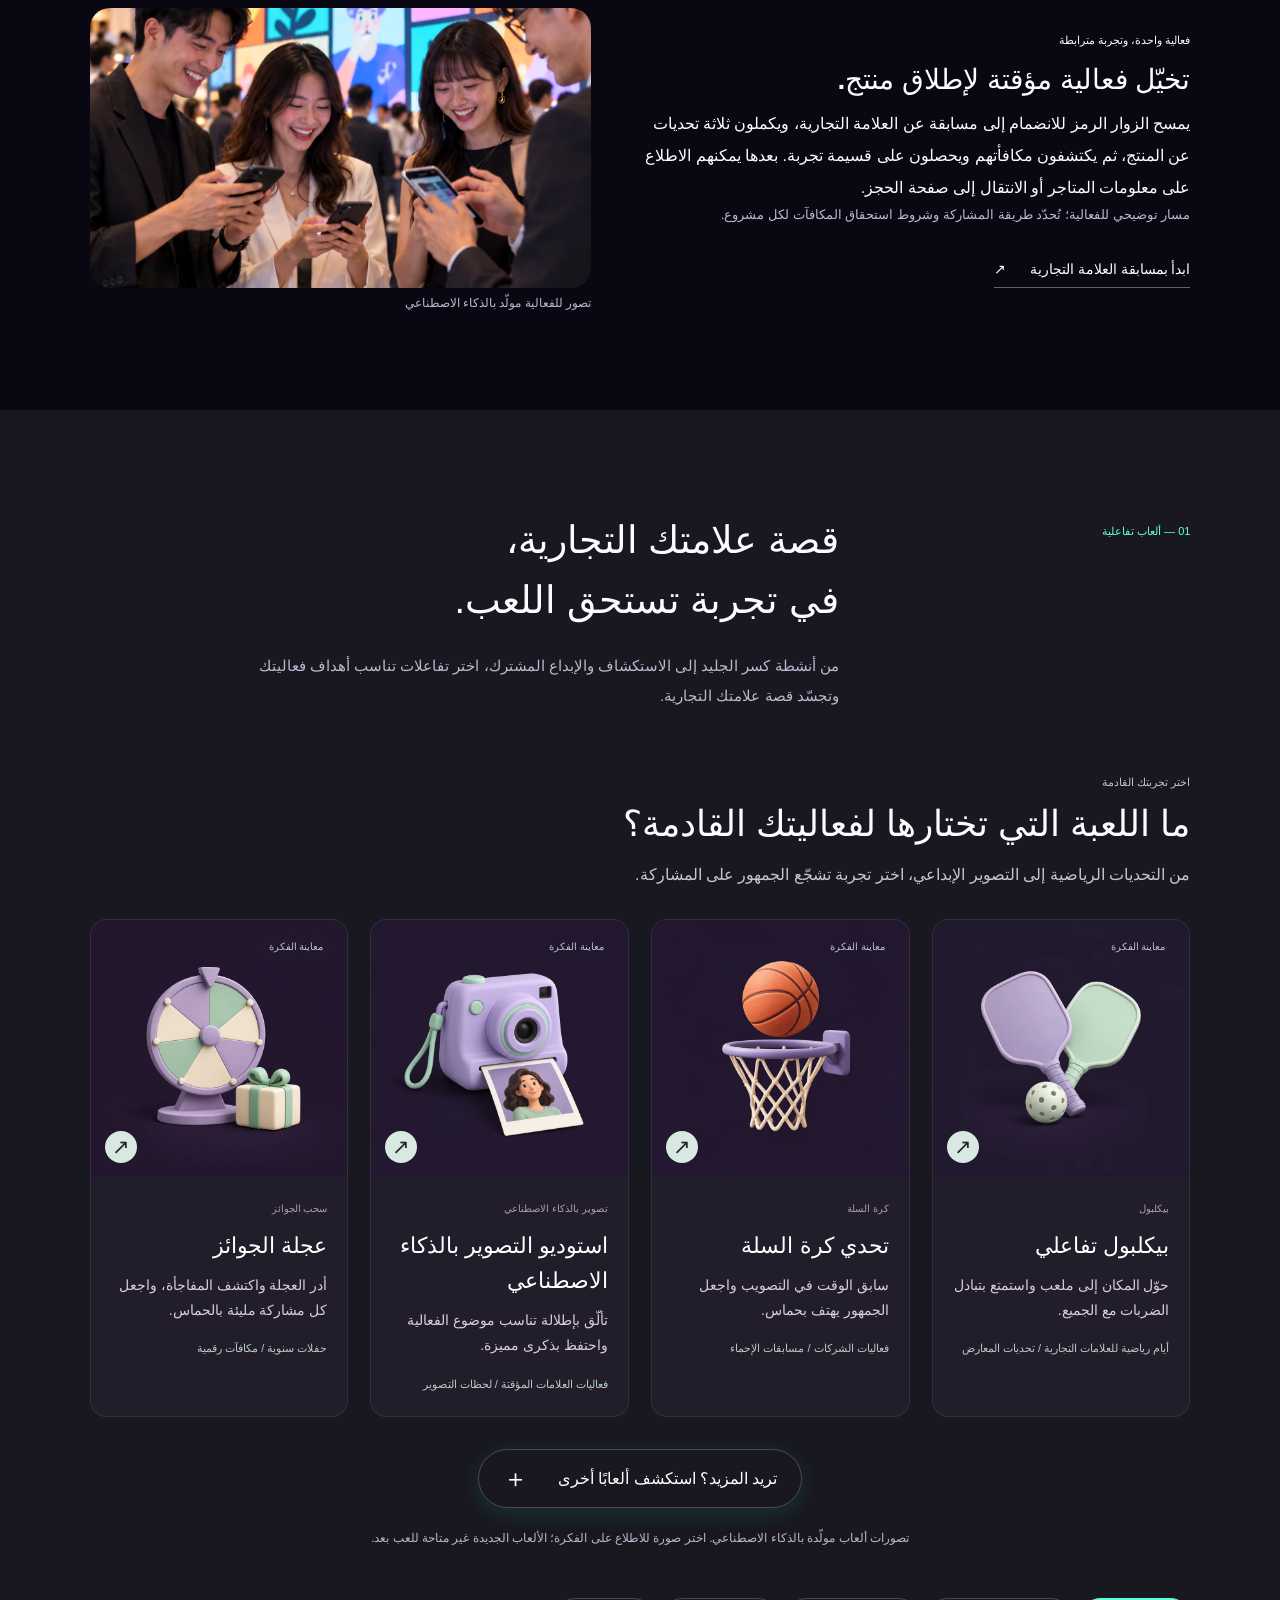
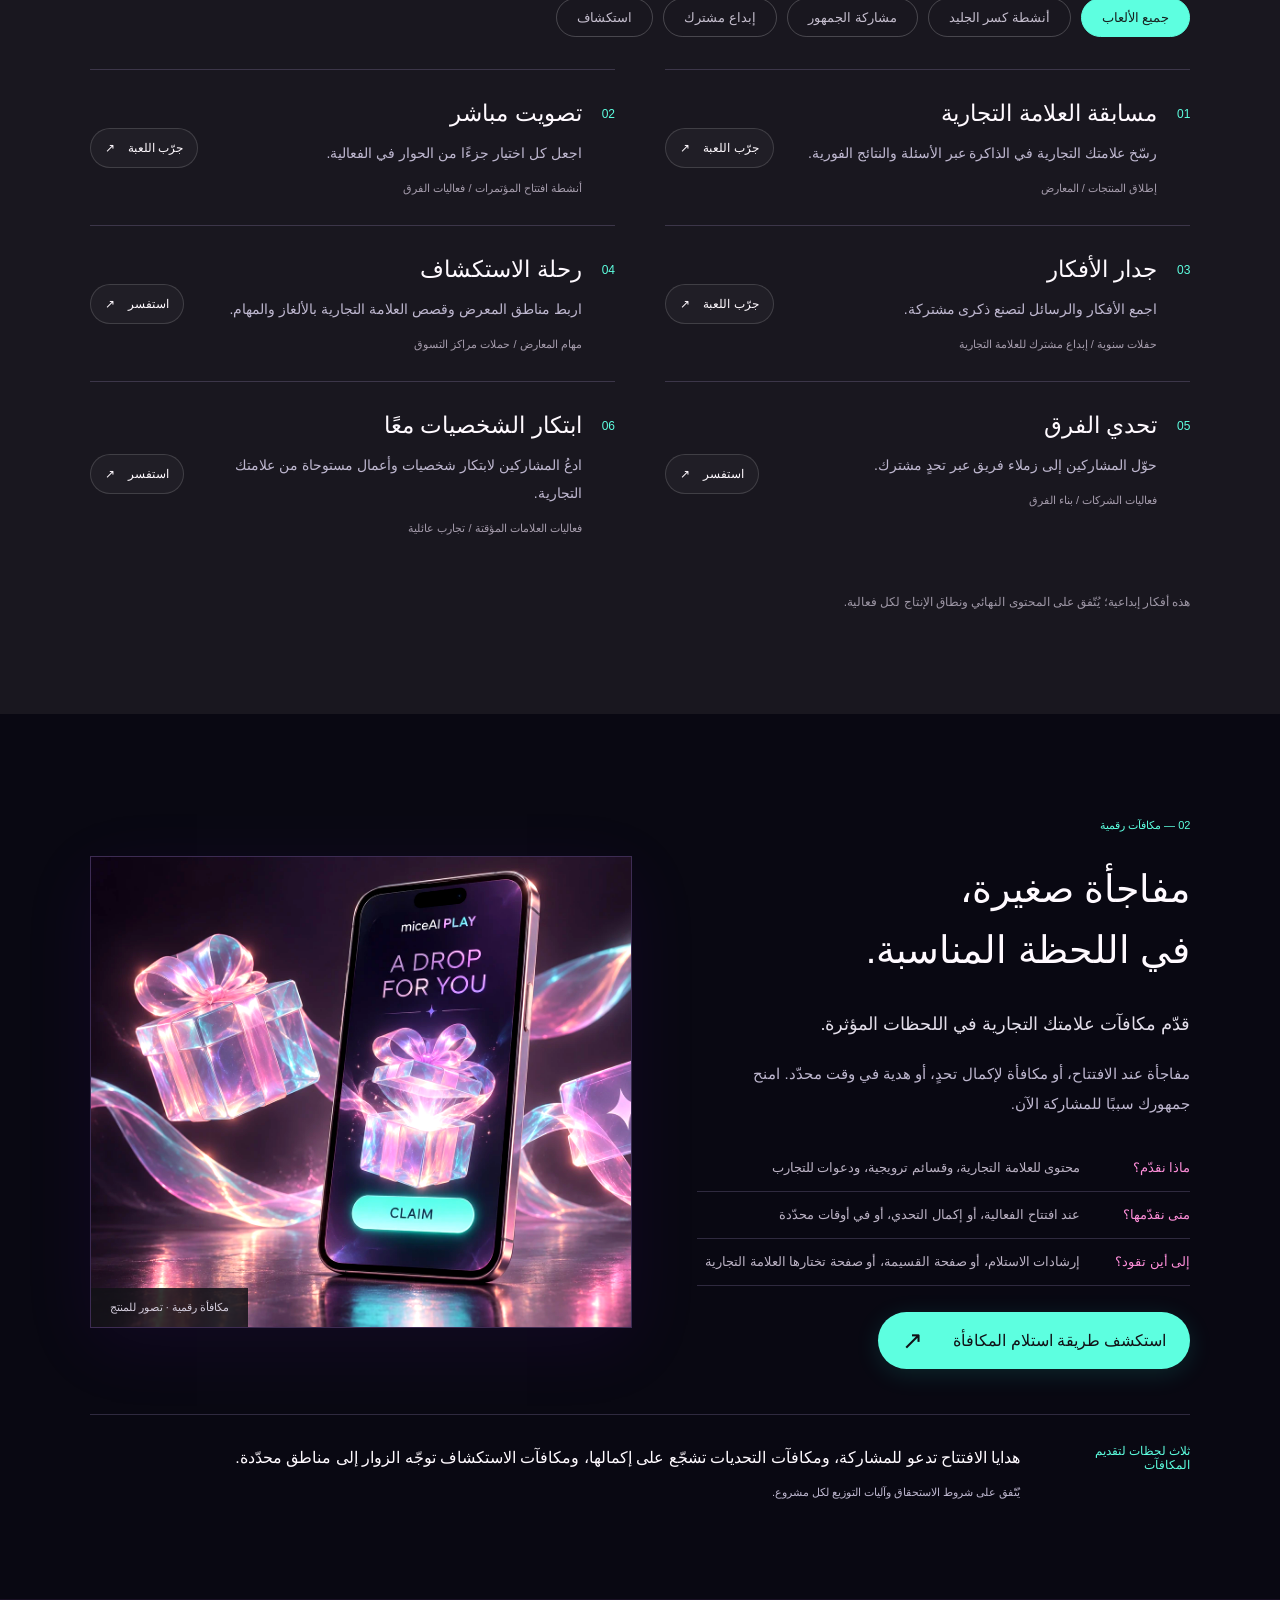
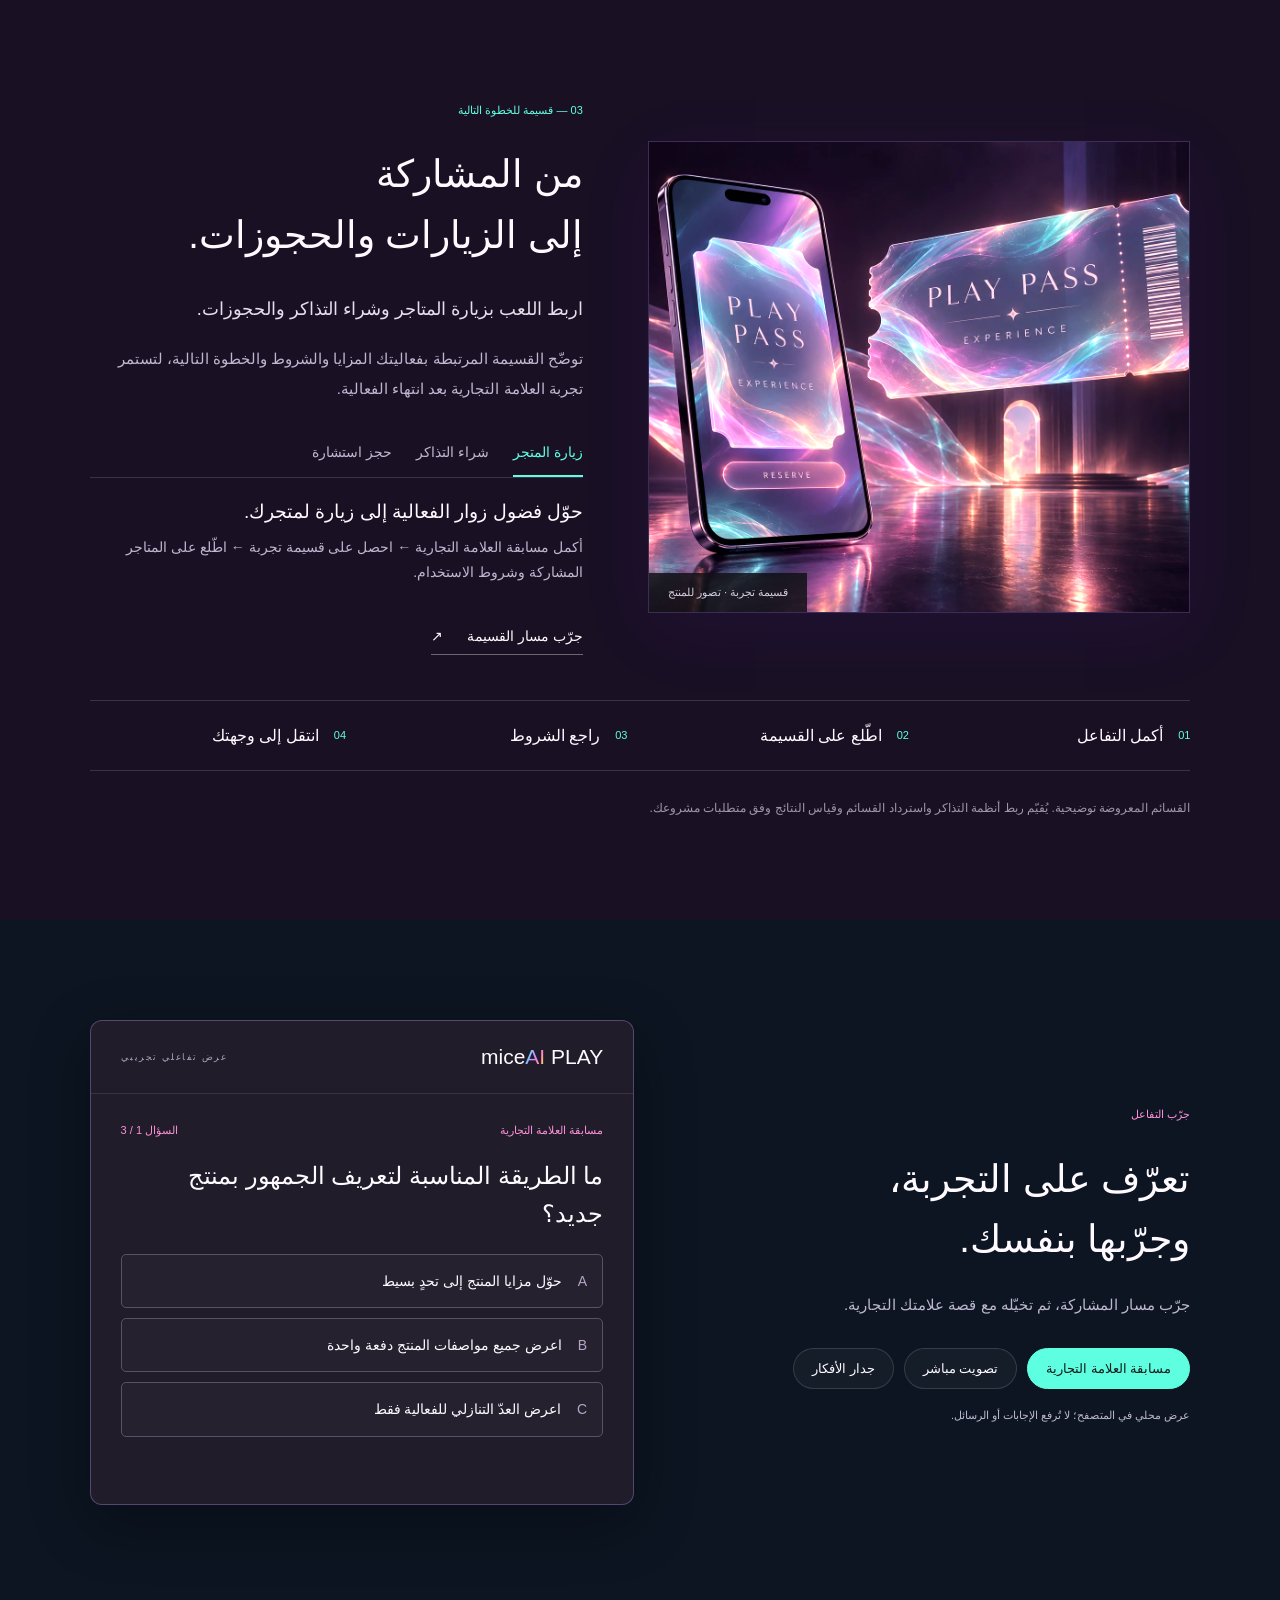
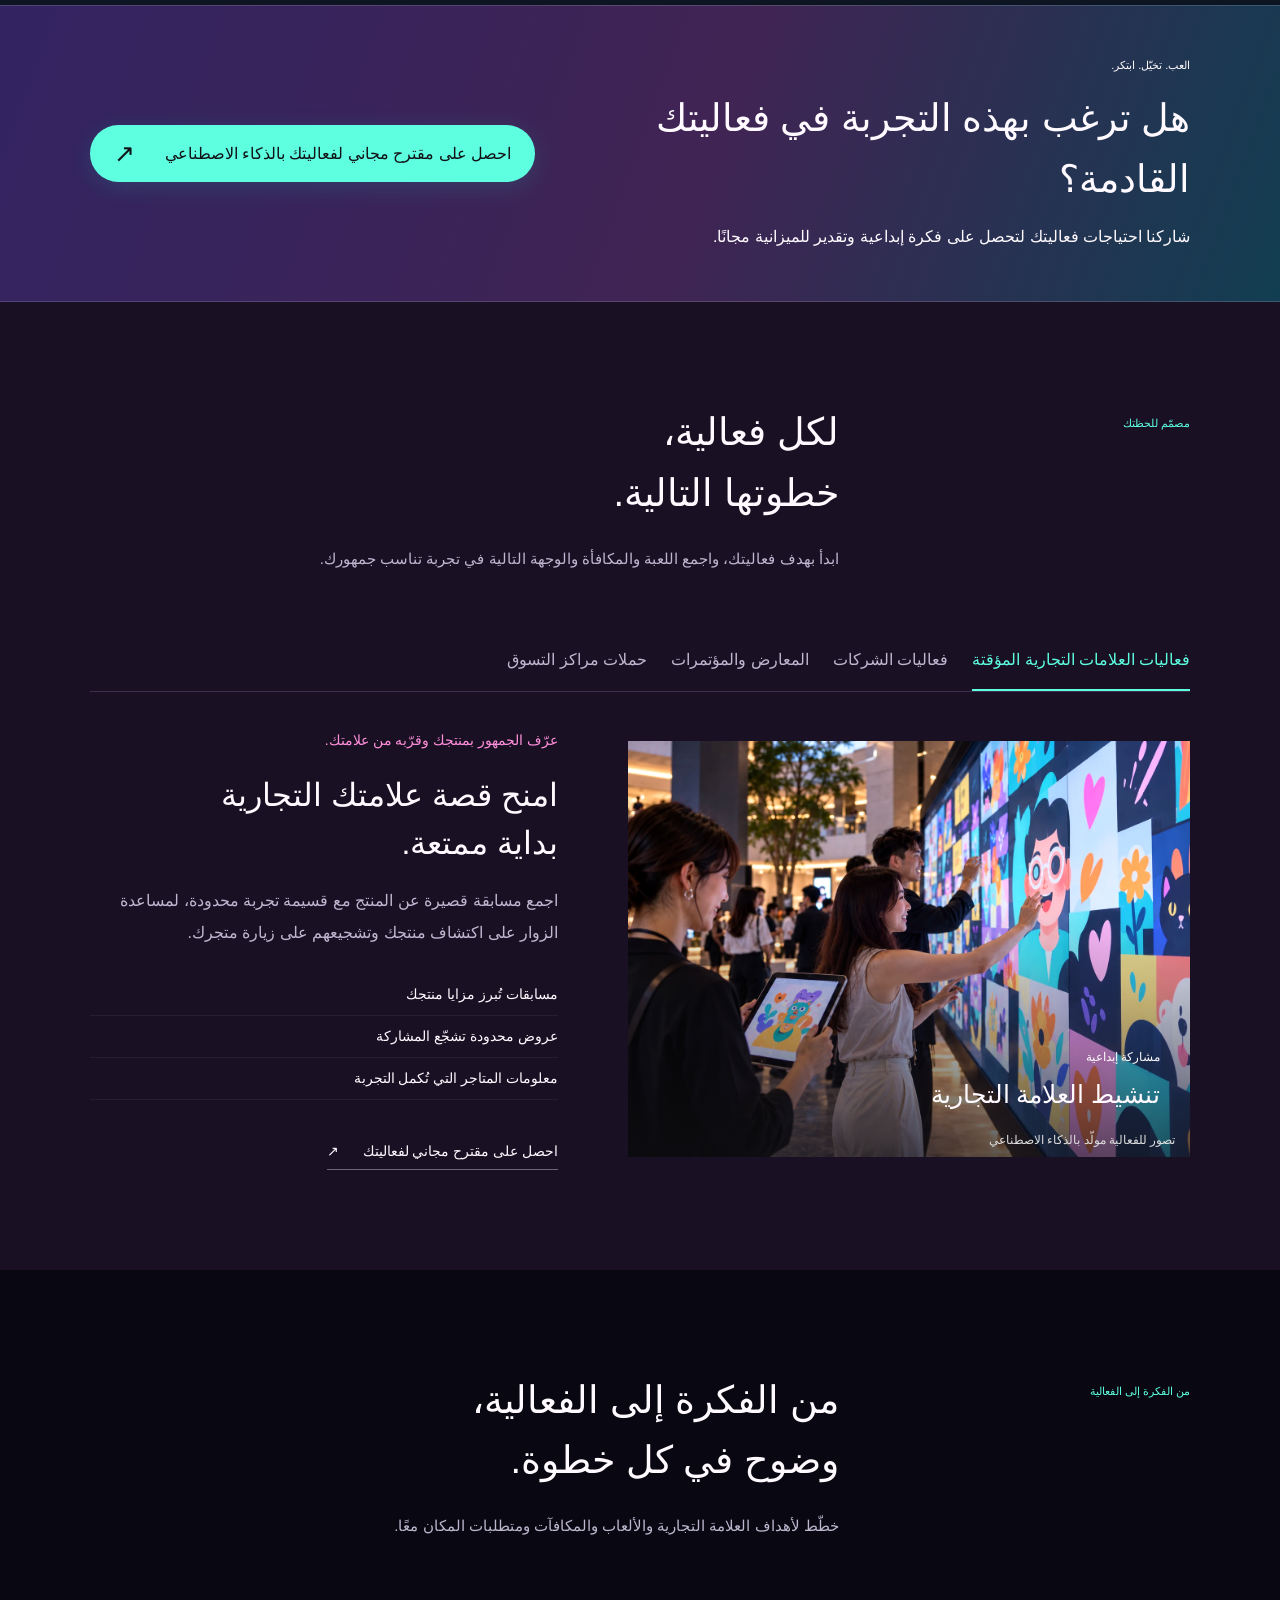
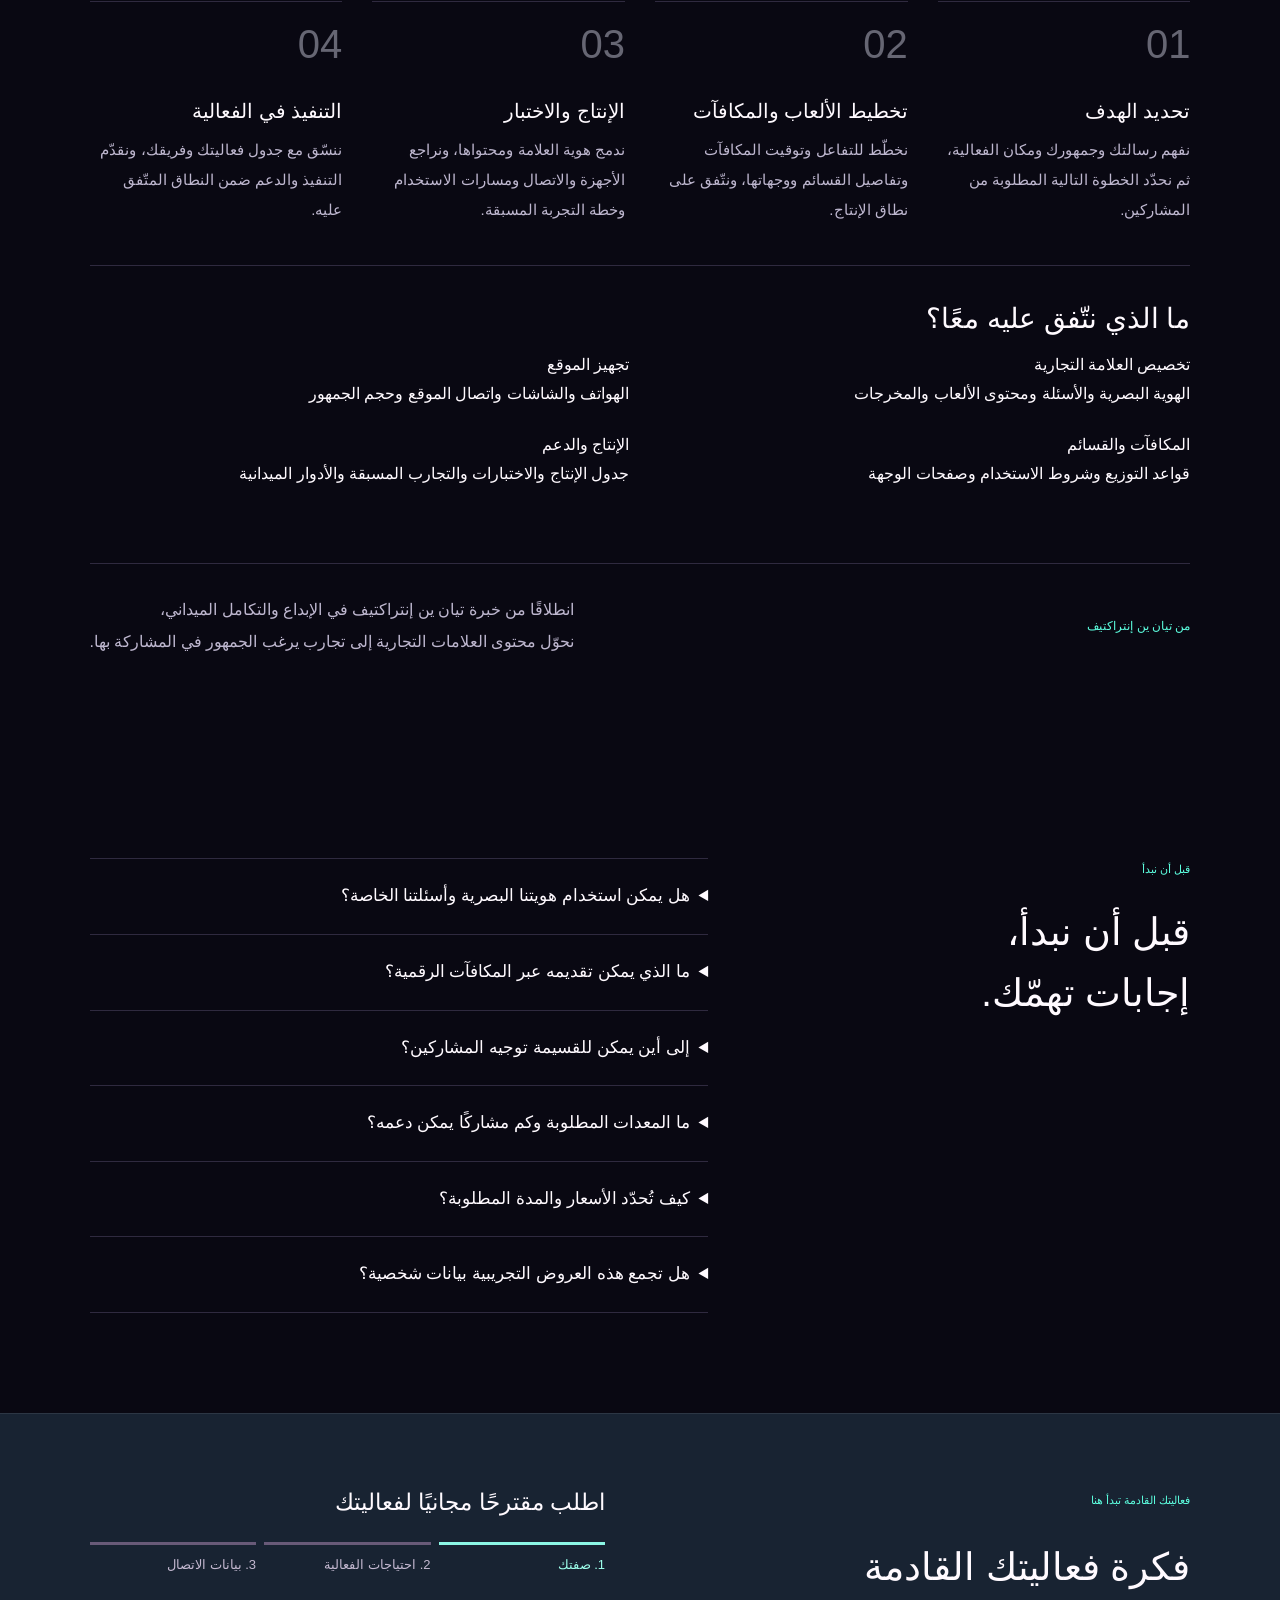
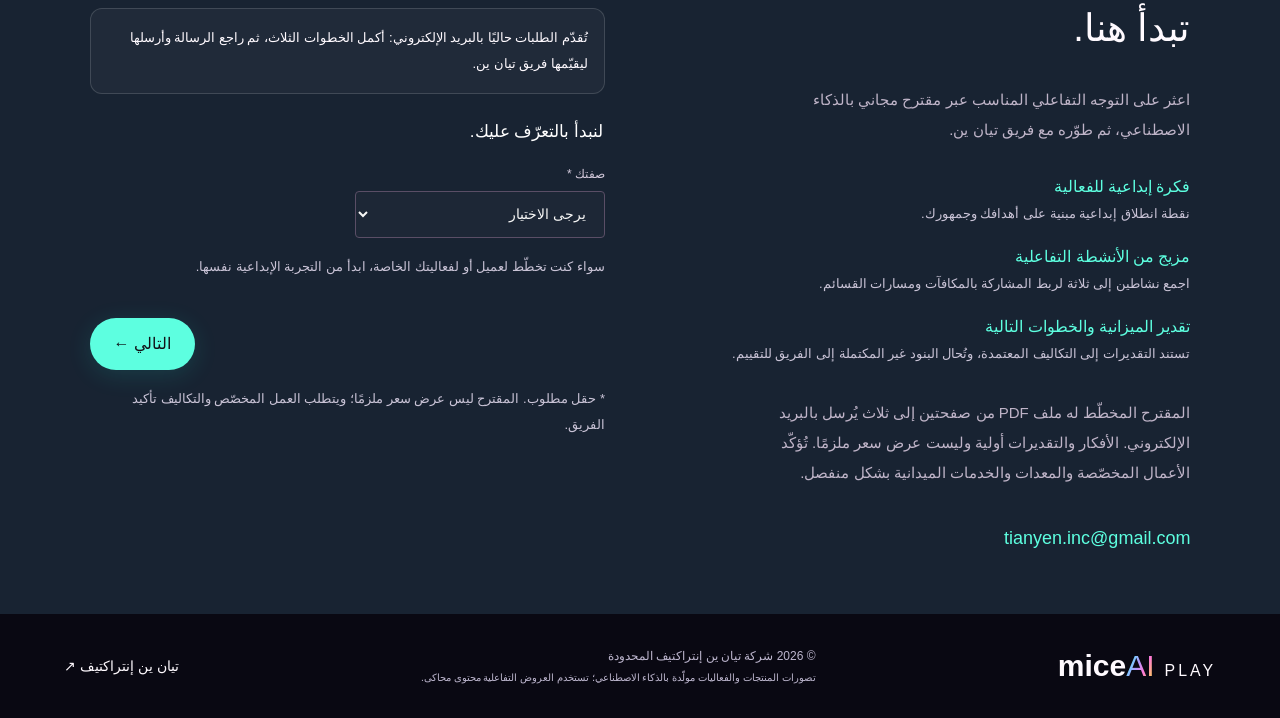
<file: ar.html>
<!doctype html>
<html lang="ar" dir="rtl">
<head>
<meta charset="utf-8"><meta name="viewport" content="width=device-width, initial-scale=1"><meta name="theme-color" content="#111116">
<meta name="description" content="تجمع miceAI PLAY بين الألعاب التفاعلية والمكافآت الرقمية وقسائم التجارب لربط المشاركة في الفعاليات بزيارة المتاجر وشراء التذاكر والحجوزات.">
<meta property="og:title" content="miceAI PLAY | ألعاب تفاعلية ومكافآت رقمية وقسائم تجارب"><meta property="og:description" content="حوّل إبداع علامتك التجارية إلى تجارب يشارك فيها الجميع."><meta property="og:type" content="website">
<link rel="alternate" hreflang="zh-Hant" href="index.html"><link rel="alternate" hreflang="en" href="en.html"><link rel="alternate" hreflang="ar" href="ar.html">
<title>miceAI PLAY | منصة التفاعل في الفعاليات</title>
<link rel="stylesheet" href="styles.css?v=ar-v1"><script src="ar-app.js?v=proposal-v1" defer></script>
<script src="proposal-config.js?v=proposal-v1" defer></script><script src="ar-proposal.js?v=proposal-v1" defer></script>
<link rel="stylesheet" href="arabic.css?v=ar-v1">
</head>
<body>
<a class="skip-link" href="#main">انتقل إلى المحتوى</a>
<header class="header">
<a class="wordmark" href="#home" aria-label="الصفحة الرئيسية لـ miceAI PLAY">mice<span>AI</span><b>PLAY</b></a>
<div class="language-switch" role="group" aria-label="لغة الموقع"><a href="index.html" lang="zh-Hant">繁中</a><a href="en.html" lang="en">EN</a><a aria-current="page" href="ar.html" lang="ar" dir="rtl">العربية</a></div>
<button class="menu-toggle" aria-controls="navigation" aria-expanded="false" aria-label="فتح قائمة التنقل"><span></span><span></span></button>
<nav id="navigation" aria-label="التنقل الرئيسي"><a class="active" href="#home">الرئيسية</a><a href="#games">ألعاب تفاعلية</a><a href="#airdrop">مكافآت رقمية</a><a href="#tickets">قسائم التجارب</a><a href="#spaces">مجالات الاستخدام</a></nav>
<a class="button small header-contact" href="#contact">احصل على مقترح مجاني لفعاليتك بالذكاء الاصطناعي <span aria-hidden="true">↗</span></a>
</header>
<main id="main">
<section class="hero" id="home" aria-labelledby="hero-title">
<img class="hero-art" src="assets/play-hero.webp" alt="تصور لمنصة miceAI PLAY يضم هاتفًا بألوان متدرجة وألعابًا تفاعلية وقسائم مكافآت" width="1672" height="941" fetchpriority="high">
<div class="hero-shade"></div>
<div class="hero-content"><p class="eyebrow">إبداع رقمي. مشاركة حقيقية.</p><p class="product-category">منصة التفاعل في الفعاليات</p><h1 class="hero-heading" id="hero-title">اجعل كل فعالية<br>تجربة يرغب الجميع في المشاركة بها.</h1><p class="hero-description">من ألعاب الهاتف والتحديات المباشرة إلى المكافآت الرقمية، اجعل المشاركة أكثر متعة وامنح فعاليتك أثرًا يستمر.</p><div class="hero-actions"><a class="button white" href="#contact">احصل على مقترح مجاني لفعاليتك بالذكاء الاصطناعي <span aria-hidden="true">↗</span></a><a class="text-link" href="#playground">جرّب الآن <span aria-hidden="true">↓</span></a></div></div>
<div class="hero-aside"><span>العب. تخيّل. ابتكر.</span><span>العب وتخيّل، وحوّل فكرتك إلى فعالية تنبض بالحياة.</span></div>
<div class="hero-highlights">
<a href="#games" class="highlight"><span class="highlight-index">01 / العب</span><div><h3>ألعاب تفاعلية</h3><span aria-hidden="true">↗</span></div><p>حوّل قصة علامتك التجارية إلى تحدٍ يرغب الجمهور في خوضه.</p></a>
<a href="#airdrop" class="highlight"><span class="highlight-index">02 / كافئ</span><div><h3>مكافآت رقمية</h3><span aria-hidden="true">↗</span></div><p>كافئ المشاركة بمفاجأة في اللحظة المناسبة.</p></a>
<a href="#tickets" class="highlight"><span class="highlight-index">03 / تواصل</span><div><h3>قسائم التجارب</h3><span aria-hidden="true">↗</span></div><p>اربط كل تفاعل بخطوة تالية ذات قيمة.</p></a>
</div><span class="image-caption">تصور للمنتج مولّد بالذكاء الاصطناعي</span>
</section>
<div class="intro-band"><span>مصمّم لفعاليتك القادمة</span><p>فعاليات العلامات التجارية المؤقتة</p><i></i><p>فعاليات الشركات</p><i></i><p>المعارض والمؤتمرات</p><i></i><p>حملات مراكز التسوق</p></div>
<section class="section platform" id="platform" aria-labelledby="platform-title">
<div class="section-heading"><p class="eyebrow">الصورة الكاملة</p><div><h2 id="platform-title">حافظ على حماس الفعالية.<br>وافتح بابًا للخطوة التالية.</h2><p>تربط miceAI PLAY العلامات التجارية بجمهورها عبر الإبداع الرقمي. ابدأ بلعبة، ثم استخدم المكافآت والقسائم لتشجيع اكتشاف العلامة وزيارة المتاجر والحجوزات. يمكن استخدام كل خدمة منفردة أو جمع الخدمات الثلاث في فعالية واحدة.</p></div></div>
<ol class="participation-path"><li><span>01</span><h3>انضم إلى التفاعل</h3><p>اجعل الفضول نقطة البداية</p></li><li><span>02</span><h3>أكمل التحدي</h3><p>ادمج رسالة علامتك في اللعبة</p></li><li><span>03</span><h3>احصل على مكافأة</h3><p>اجعل المشاركة جديرة بالمكافأة</p></li><li><span>04</span><h3>انتقل إلى الخطوة التالية</h3><p>زر المتجر أو اشترِ تذكرة أو احجز تجربة</p></li></ol>
<div class="campaign-example"><div><p class="eyebrow">فعالية واحدة، وتجربة مترابطة</p><h3>تخيّل فعالية مؤقتة لإطلاق منتج.</h3><p>يمسح الزوار الرمز للانضمام إلى مسابقة عن العلامة التجارية، ويكملون ثلاثة تحديات عن المنتج، ثم يكتشفون مكافأتهم ويحصلون على قسيمة تجربة. بعدها يمكنهم الاطلاع على معلومات المتاجر أو الانتقال إلى صفحة الحجز.</p><small>مسار توضيحي للفعالية؛ تُحدّد طريقة المشاركة وشروط استحقاق المكافآت لكل مشروع.</small><a class="text-link" href="#playground">ابدأ بمسابقة العلامة التجارية <span aria-hidden="true">↗</span></a></div><figure><img src="assets/multiplayer.webp" width="1024" height="1536" loading="lazy" alt="تصور لزوار يشاركون بهواتفهم في فعالية مباشرة لعلامة تجارية"><figcaption>تصور للفعالية مولّد بالذكاء الاصطناعي</figcaption></figure></div>
</section>
<section class="section games" id="games" aria-labelledby="games-title">
<div class="section-heading"><p class="eyebrow">01 — ألعاب تفاعلية</p><div><h2 id="games-title">قصة علامتك التجارية،<br>في تجربة تستحق اللعب.</h2><p>من أنشطة كسر الجليد إلى الاستكشاف والإبداع المشترك، اختر تفاعلات تناسب أهداف فعاليتك وتجسّد قصة علامتك التجارية.</p></div></div>
<div class="game-gallery-intro"><p class="eyebrow">اختر تجربتك القادمة</p><h3>ما اللعبة التي تختارها لفعاليتك القادمة؟</h3><p>من التحديات الرياضية إلى التصوير الإبداعي، اختر تجربة تشجّع الجمهور على المشاركة.</p></div><div class="game-gallery"><button class="game-tile" type="button" data-game-preview="pickleball" data-title="بيكلبول تفاعلي" data-description="حوّل المكان إلى ملعب واستمتع بتبادل الضربات مع الجميع." data-use="أيام رياضية للعلامات التجارية / تحديات المعارض" aria-haspopup="dialog"><span class="game-tile-art"><img src="assets/game-pickleball-v2.webp" width="1024" height="1024" loading="lazy" alt="بيكلبول تفاعلي"><span class="game-tile-badge">معاينة الفكرة</span><span class="game-tile-open" aria-hidden="true">↗</span></span><span class="game-tile-copy"><span class="eyebrow">بيكلبول</span><strong>بيكلبول تفاعلي</strong><span>حوّل المكان إلى ملعب واستمتع بتبادل الضربات مع الجميع.</span><small>أيام رياضية للعلامات التجارية / تحديات المعارض</small></span></button><button class="game-tile" type="button" data-game-preview="basketball" data-title="تحدي كرة السلة" data-description="سابق الوقت في التصويب واجعل الجمهور يهتف بحماس." data-use="فعاليات الشركات / مسابقات الإحماء" aria-haspopup="dialog"><span class="game-tile-art"><img src="assets/game-basketball-v2.webp" width="1024" height="1024" loading="lazy" alt="تحدي كرة السلة"><span class="game-tile-badge">معاينة الفكرة</span><span class="game-tile-open" aria-hidden="true">↗</span></span><span class="game-tile-copy"><span class="eyebrow">كرة السلة</span><strong>تحدي كرة السلة</strong><span>سابق الوقت في التصويب واجعل الجمهور يهتف بحماس.</span><small>فعاليات الشركات / مسابقات الإحماء</small></span></button><button class="game-tile" type="button" data-game-preview="photo" data-title="استوديو التصوير بالذكاء الاصطناعي" data-description="تألّق بإطلالة تناسب موضوع الفعالية واحتفظ بذكرى مميزة." data-use="فعاليات العلامات المؤقتة / لحظات التصوير" aria-haspopup="dialog"><span class="game-tile-art"><img src="assets/game-photo-v2.webp" width="1024" height="1024" loading="lazy" alt="استوديو التصوير بالذكاء الاصطناعي"><span class="game-tile-badge">معاينة الفكرة</span><span class="game-tile-open" aria-hidden="true">↗</span></span><span class="game-tile-copy"><span class="eyebrow">تصوير بالذكاء الاصطناعي</span><strong>استوديو التصوير بالذكاء الاصطناعي</strong><span>تألّق بإطلالة تناسب موضوع الفعالية واحتفظ بذكرى مميزة.</span><small>فعاليات العلامات المؤقتة / لحظات التصوير</small></span></button><button class="game-tile" type="button" data-game-preview="lucky" data-title="عجلة الجوائز" data-description="أدر العجلة واكتشف المفاجأة، واجعل كل مشاركة مليئة بالحماس." data-use="حفلات سنوية / مكافآت رقمية" aria-haspopup="dialog"><span class="game-tile-art"><img src="assets/game-lucky-v2.webp" width="1024" height="1024" loading="lazy" alt="عجلة الجوائز"><span class="game-tile-badge">معاينة الفكرة</span><span class="game-tile-open" aria-hidden="true">↗</span></span><span class="game-tile-copy"><span class="eyebrow">سحب الجوائز</span><strong>عجلة الجوائز</strong><span>أدر العجلة واكتشف المفاجأة، واجعل كل مشاركة مليئة بالحماس.</span><small>حفلات سنوية / مكافآت رقمية</small></span></button></div><div id="more-games" class="game-gallery game-gallery-more" hidden><button class="game-tile" type="button" data-game-preview="darts" data-title="تحدي رمي السهام التفاعلي" data-description="صوّب بهاتفك وخض التحدي على الشاشة الكبيرة." data-use="جذب زوار الأجنحة / تحديات فردية" aria-haspopup="dialog"><span class="game-tile-art"><img src="assets/game-darts-v2.webp" width="1024" height="1024" loading="lazy" alt="تحدي رمي السهام التفاعلي"><span class="game-tile-badge">معاينة الفكرة</span><span class="game-tile-open" aria-hidden="true">↗</span></span><span class="game-tile-copy"><span class="eyebrow">تحدي رمي السهام</span><strong>تحدي رمي السهام التفاعلي</strong><span>صوّب بهاتفك وخض التحدي على الشاشة الكبيرة.</span><small>جذب زوار الأجنحة / تحديات فردية</small></span></button><button class="game-tile" type="button" data-game-preview="race" data-title="سباق الفرق" data-description="تسابقوا معًا وانقلوا حماس الجمهور إلى خط النهاية." data-use="بناء الفرق / احتفالات الشركات" aria-haspopup="dialog"><span class="game-tile-art"><img src="assets/game-race-v2.webp" width="1024" height="1024" loading="lazy" alt="سباق الفرق"><span class="game-tile-badge">معاينة الفكرة</span><span class="game-tile-open" aria-hidden="true">↗</span></span><span class="game-tile-copy"><span class="eyebrow">سباق الفرق</span><strong>سباق الفرق</strong><span>تسابقوا معًا وانقلوا حماس الجمهور إلى خط النهاية.</span><small>بناء الفرق / احتفالات الشركات</small></span></button></div><div class="game-gallery-bottom"><button class="button game-more" type="button" id="game-more" aria-expanded="false" aria-controls="more-games">تريد المزيد؟ استكشف ألعابًا أخرى <span aria-hidden="true">＋</span></button><p>تصورات ألعاب مولّدة بالذكاء الاصطناعي. اختر صورة للاطلاع على الفكرة؛ الألعاب الجديدة غير متاحة للعب بعد.</p></div><div class="game-filter" aria-label="فئات الألعاب"><button aria-pressed="true" data-filter="all">جميع الألعاب</button><button aria-pressed="false" data-filter="warmup">أنشطة كسر الجليد</button><button aria-pressed="false" data-filter="participate">مشاركة الجمهور</button><button aria-pressed="false" data-filter="create">إبداع مشترك</button><button aria-pressed="false" data-filter="explore">استكشاف</button></div>
<div class="game-list">
<article data-category="warmup"><span class="game-number">01</span><div><h3>مسابقة العلامة التجارية</h3><p>رسّخ علامتك التجارية في الذاكرة عبر الأسئلة والنتائج الفورية.</p><small>إطلاق المنتجات / المعارض</small></div><button class="game-action" data-demo="quiz">جرّب اللعبة <span aria-hidden="true">↗</span></button></article>
<article data-category="participate"><span class="game-number">02</span><div><h3>تصويت مباشر</h3><p>اجعل كل اختيار جزءًا من الحوار في الفعالية.</p><small>أنشطة افتتاح المؤتمرات / فعاليات الفرق</small></div><button class="game-action" data-demo="vote">جرّب اللعبة <span aria-hidden="true">↗</span></button></article>
<article data-category="create"><span class="game-number">03</span><div><h3>جدار الأفكار</h3><p>اجمع الأفكار والرسائل لتصنع ذكرى مشتركة.</p><small>حفلات سنوية / إبداع مشترك للعلامة التجارية</small></div><button class="game-action" data-demo="wall">جرّب اللعبة <span aria-hidden="true">↗</span></button></article>
<article data-category="explore"><span class="game-number">04</span><div><h3>رحلة الاستكشاف</h3><p>اربط مناطق المعرض وقصص العلامة التجارية بالألغاز والمهام.</p><small>مهام المعارض / حملات مراكز التسوق</small></div><button class="game-action" data-interest="رحلة الاستكشاف">استفسر <span aria-hidden="true">↗</span></button></article>
<article data-category="warmup"><span class="game-number">05</span><div><h3>تحدي الفرق</h3><p>حوّل المشاركين إلى زملاء فريق عبر تحدٍ مشترك.</p><small>فعاليات الشركات / بناء الفرق</small></div><button class="game-action" data-interest="تحدي الفرق">استفسر <span aria-hidden="true">↗</span></button></article>
<article data-category="create"><span class="game-number">06</span><div><h3>ابتكار الشخصيات معًا</h3><p>ادعُ المشاركين لابتكار شخصيات وأعمال مستوحاة من علامتك التجارية.</p><small>فعاليات العلامات المؤقتة / تجارب عائلية</small></div><button class="game-action" data-interest="ابتكار الشخصيات معًا">استفسر <span aria-hidden="true">↗</span></button></article>
</div><p class="section-note">هذه أفكار إبداعية؛ يُتّفق على المحتوى النهائي ونطاق الإنتاج لكل فعالية.</p>
</section>
<section class="section product-section" id="airdrop" aria-labelledby="airdrop-title">
<div class="product-layout"><div class="product-copy"><p class="eyebrow">02 — مكافآت رقمية</p><h2 id="airdrop-title">مفاجأة صغيرة،<br>في اللحظة المناسبة.</h2><p class="product-lead">قدّم مكافآت علامتك التجارية في اللحظات المؤثرة.</p><p>مفاجأة عند الافتتاح، أو مكافأة لإكمال تحدٍ، أو هدية في وقت محدّد. امنح جمهورك سببًا للمشاركة الآن.</p><ul class="product-points"><li><b>ماذا نقدّم؟</b><span>محتوى للعلامة التجارية، وقسائم ترويجية، ودعوات للتجارب</span></li><li><b>متى نقدّمها؟</b><span>عند افتتاح الفعالية، أو إكمال التحدي، أو في أوقات محدّدة</span></li><li><b>إلى أين تقود؟</b><span>إرشادات الاستلام، أو صفحة القسيمة، أو صفحة تختارها العلامة التجارية</span></li></ul><button class="button" data-journey="0">استكشف طريقة استلام المكافأة <span aria-hidden="true">↗</span></button></div><figure class="product-figure"><img src="assets/airdrop-product.webp" width="1536" height="1024" alt="تصور لهاتف يستقبل مكافأة رقمية ويتيح استلام هدية متعددة الألوان" loading="lazy"><figcaption>مكافأة رقمية · تصور للمنتج</figcaption></figure></div>
<div class="example-strip"><span>ثلاث لحظات لتقديم المكافآت</span><p>هدايا الافتتاح تدعو للمشاركة، ومكافآت التحديات تشجّع على إكمالها، ومكافآت الاستكشاف توجّه الزوار إلى مناطق محدّدة.</p><small>يُتّفق على شروط الاستحقاق وآليات التوزيع لكل مشروع.</small></div>
</section>
<section class="section product-section ticket-section" id="tickets" aria-labelledby="tickets-title">
<div class="product-layout reverse"><figure class="product-figure"><img src="assets/ticket-product.webp" width="1536" height="1024" alt="تصور لقسيمة تجربة PLAY PASS ورابط الحجز على الهاتف" loading="lazy"><figcaption>قسيمة تجربة · تصور للمنتج</figcaption></figure><div class="product-copy"><p class="eyebrow">03 — قسيمة للخطوة التالية</p><h2 id="tickets-title">من المشاركة<br>إلى الزيارات والحجوزات.</h2><p class="product-lead">اربط اللعب بزيارة المتاجر وشراء التذاكر والحجوزات.</p><p>توضّح القسيمة المرتبطة بفعاليتك المزايا والشروط والخطوة التالية، لتستمر تجربة العلامة التجارية بعد انتهاء الفعالية.</p><div class="destination-tabs" role="tablist" aria-label="وجهات القسائم"><button role="tab" id="dest-store" aria-controls="destination-panel" aria-selected="true" data-destination="store">زيارة المتجر</button><button role="tab" id="dest-buy" aria-controls="destination-panel" aria-selected="false" tabindex="-1" data-destination="buy">شراء التذاكر</button><button role="tab" id="dest-reserve" aria-controls="destination-panel" aria-selected="false" tabindex="-1" data-destination="reserve">حجز استشارة</button></div><div id="destination-panel" role="tabpanel" aria-labelledby="dest-store"><h3>حوّل فضول زوار الفعالية إلى زيارة لمتجرك.</h3><p>أكمل مسابقة العلامة التجارية ← احصل على قسيمة تجربة ← اطّلع على المتاجر المشاركة وشروط الاستخدام.</p></div><button class="text-link" data-journey="1">جرّب مسار القسيمة <span aria-hidden="true">↗</span></button></div></div>
<ol class="ticket-path"><li><b>01</b>أكمل التفاعل</li><li><b>02</b>اطّلع على القسيمة</li><li><b>03</b>راجع الشروط</li><li><b>04</b>انتقل إلى وجهتك</li></ol><p class="section-note">القسائم المعروضة توضيحية. يُقيّم ربط أنظمة التذاكر واسترداد القسائم وقياس النتائج وفق متطلبات مشروعك.</p>
</section>
<section class="section playground" id="playground" aria-labelledby="playground-title"><div class="demo-intro"><p class="eyebrow">جرّب التفاعل</p><h2 id="playground-title">تعرّف على التجربة،<br>وجرّبها بنفسك.</h2><p>جرّب مسار المشاركة، ثم تخيّله مع قصة علامتك التجارية.</p><div class="demo-tabs" role="tablist" aria-label="عروض تفاعلية تجريبية"><button role="tab" id="demo-quiz" aria-selected="true" aria-controls="demo-panel" data-demo-tab="quiz">مسابقة العلامة التجارية</button><button role="tab" id="demo-vote" aria-selected="false" tabindex="-1" aria-controls="demo-panel" data-demo-tab="vote">تصويت مباشر</button><button role="tab" id="demo-wall" aria-selected="false" tabindex="-1" aria-controls="demo-panel" data-demo-tab="wall">جدار الأفكار</button></div><small>عرض محلي في المتصفح؛ لا تُرفع الإجابات أو الرسائل.</small></div><div class="demo-shell"><div class="demo-bar"><span>mice<span class="mint-text">AI</span> PLAY</span><small>عرض تفاعلي تجريبي</small></div><div id="demo-panel" role="tabpanel" aria-labelledby="demo-quiz" tabindex="0"></div></div></section>
<aside class="proposal-invite section"><div><p class="eyebrow">العب. تخيّل. ابتكر.</p><h2>هل ترغب بهذه التجربة في فعاليتك القادمة؟</h2><p>شاركنا احتياجات فعاليتك لتحصل على فكرة إبداعية وتقدير للميزانية مجانًا.</p></div><a class="button" href="#contact">احصل على مقترح مجاني لفعاليتك بالذكاء الاصطناعي <span aria-hidden="true">↗</span></a></aside>
<section class="section spaces" id="spaces" aria-labelledby="spaces-title"><div class="section-heading"><p class="eyebrow">مصمّم للحظتك</p><div><h2 id="spaces-title">لكل فعالية،<br>خطوتها التالية.</h2><p>ابدأ بهدف فعاليتك، واجمع اللعبة والمكافأة والوجهة التالية في تجربة تناسب جمهورك.</p></div></div><div class="scene-tabs" role="tablist" aria-label="مجالات الاستخدام"><button id="tab-brand" role="tab" aria-selected="true" aria-controls="scene-panel" data-scene="brand">فعاليات العلامات التجارية المؤقتة</button><button id="tab-corporate" role="tab" aria-selected="false" tabindex="-1" aria-controls="scene-panel" data-scene="corporate">فعاليات الشركات</button><button id="tab-expo" role="tab" aria-selected="false" tabindex="-1" aria-controls="scene-panel" data-scene="expo">المعارض والمؤتمرات</button><button id="tab-retail" role="tab" aria-selected="false" tabindex="-1" aria-controls="scene-panel" data-scene="retail">حملات مراكز التسوق</button></div><div class="scene-panel" role="tabpanel" id="scene-panel" aria-labelledby="tab-brand" tabindex="0"><div class="scene-visual"><img id="scene-image" src="assets/cocreation.webp" loading="lazy" alt="تصور بالذكاء الاصطناعي للإبداع الرقمي المشترك في فعالية للعلامة التجارية" width="1536" height="1024"><span class="scene-visual-label">مشاركة إبداعية<br><b id="scene-english">تنشيط العلامة التجارية</b></span><small>تصور للفعالية مولّد بالذكاء الاصطناعي</small></div><div class="scene-copy"><span class="eyebrow" id="scene-kicker">عرّف الجمهور بمنتجك وقرّبه من علامتك.</span><h3 id="scene-title">امنح قصة علامتك التجارية<br>بداية ممتعة.</h3><p id="scene-description">اجمع مسابقة قصيرة عن المنتج مع قسيمة تجربة محدودة، لمساعدة الزوار على اكتشاف منتجك وتشجيعهم على زيارة متجرك.</p><ul id="scene-features"><li>مسابقات تُبرز مزايا منتجك</li><li>عروض محدودة تشجّع المشاركة</li><li>معلومات المتاجر التي تُكمل التجربة</li></ul><a class="text-link" href="#contact">احصل على مقترح مجاني لفعاليتك <span aria-hidden="true">↗</span></a></div></div></section>
<section class="section workflow" id="workflow" aria-labelledby="workflow-title"><div class="section-heading"><p class="eyebrow">من الفكرة إلى الفعالية</p><div><h2 id="workflow-title">من الفكرة إلى الفعالية،<br>وضوح في كل خطوة.</h2><p>خطّط لأهداف العلامة التجارية والألعاب والمكافآت ومتطلبات المكان معًا.</p></div></div><ol class="steps"><li><span>01</span><h3>تحديد الهدف</h3><p>نفهم رسالتك وجمهورك ومكان الفعالية، ثم نحدّد الخطوة التالية المطلوبة من المشاركين.</p></li><li><span>02</span><h3>تخطيط الألعاب والمكافآت</h3><p>نخطّط للتفاعل وتوقيت المكافآت وتفاصيل القسائم ووجهاتها، ونتّفق على نطاق الإنتاج.</p></li><li><span>03</span><h3>الإنتاج والاختبار</h3><p>ندمج هوية العلامة ومحتواها، ونراجع الأجهزة والاتصال ومسارات الاستخدام وخطة التجربة المسبقة.</p></li><li><span>04</span><h3>التنفيذ في الفعالية</h3><p>ننسّق مع جدول فعاليتك وفريقك، ونقدّم التنفيذ والدعم ضمن النطاق المتّفق عليه.</p></li></ol><div class="scope-note"><h3>ما الذي نتّفق عليه معًا؟</h3><ul><li><b>تخصيص العلامة التجارية</b>الهوية البصرية والأسئلة ومحتوى الألعاب والمخرجات</li><li><b>تجهيز الموقع</b>الهواتف والشاشات واتصال الموقع وحجم الجمهور</li><li><b>المكافآت والقسائم</b>قواعد التوزيع وشروط الاستخدام وصفحات الوجهة</li><li><b>الإنتاج والدعم</b>جدول الإنتاج والاختبارات والتجارب المسبقة والأدوار الميدانية</li></ul></div><div class="trust-note"><span>من تيان ين إنتراكتيف</span><p>انطلاقًا من خبرة تيان ين إنتراكتيف في الإبداع والتكامل الميداني،<br>نحوّل محتوى العلامات التجارية إلى تجارب يرغب الجمهور في المشاركة بها.</p></div></section>
<section class="section faq" id="faq"><div><p class="eyebrow">قبل أن نبدأ</p><h2>قبل أن نبدأ،<br>إجابات تهمّك.</h2></div><div class="faq-list"><details><summary>هل يمكن استخدام هويتنا البصرية وأسئلتنا الخاصة؟</summary><p>يمكننا التخطيط وفق هوية علامتك وموضوع الفعالية ومحتوى المنتجات والأسئلة. يُتّفق على نطاق التخصيص وجولات المراجعة والمخرجات أثناء إعداد المقترح.</p></details><details><summary>ما الذي يمكن تقديمه عبر المكافآت الرقمية؟</summary><p>تشمل الخيارات قسائم ترويجية ودعوات للتجارب ومحتوى للعلامة التجارية. يُخطّط للتوقيت وشروط الاستحقاق وطريقة الوصول وفق هدف الفعالية وإعداد النظام.</p></details><details><summary>إلى أين يمكن للقسيمة توجيه المشاركين؟</summary><p>يمكن للقسائم توجيه المشاركين إلى معلومات المتاجر أو شراء التذاكر أو حجز التجارب أو صفحة تختارها العلامة التجارية. يتطلب الربط الخارجي والاسترداد والتتبّع مراجعة مستقلة للنطاق.</p></details><details><summary>ما المعدات المطلوبة وكم مشاركًا يمكن دعمه؟</summary><p>تعتمد المتطلبات على اللعبة وعدد المشاركين المتزامنين والأجهزة وشبكة الموقع. شاركنا حجم الفعالية وتفاصيل المكان لتقييم التجهيزات والاختبارات اللازمة.</p></details><details><summary>كيف تُحدّد الأسعار والمدة المطلوبة؟</summary><p>تعتمد الأسعار والمدة على الألعاب والتخصيص ومتطلبات القسائم والمعدات والدعم الميداني. شاركنا الموعد والأهداف والمواد المتاحة لبدء التخطيط.</p></details><details><summary>هل تجمع هذه العروض التجريبية بيانات شخصية؟</summary><p>لا تُرفع إجابات العروض التجريبية ورسائلها، وقسائمها غير قابلة للاسترداد. تُستخدم بيانات طلب المقترح للتقييم والإعداد والمتابعة. الاشتراك التسويقي اختياري. تُقدّم الطلبات حاليًا بالبريد الإلكتروني، ويجب عليك مراجعتها وإرسالها.</p></details></div></section>
<section class="contact section" id="contact" aria-labelledby="contact-title"><div class="contact-copy"><p class="eyebrow">فعاليتك القادمة تبدأ هنا</p><h2 id="contact-title">فكرة فعاليتك القادمة<br>تبدأ هنا.</h2><p>اعثر على التوجه التفاعلي المناسب عبر مقترح مجاني بالذكاء الاصطناعي، ثم طوّره مع فريق تيان ين.</p><ol class="proposal-benefits"><li><b>فكرة إبداعية للفعالية</b><span>نقطة انطلاق إبداعية مبنية على أهدافك وجمهورك.</span></li><li><b>مزيج من الأنشطة التفاعلية</b><span>اجمع نشاطين إلى ثلاثة لربط المشاركة بالمكافآت ومسارات القسائم.</span></li><li><b>تقدير الميزانية والخطوات التالية</b><span>تستند التقديرات إلى التكاليف المعتمدة، وتُحال البنود غير المكتملة إلى الفريق للتقييم.</span></li></ol><p class="proposal-fine">المقترح المخطّط له ملف PDF من صفحتين إلى ثلاث يُرسل بالبريد الإلكتروني. الأفكار والتقديرات أولية وليست عرض سعر ملزمًا. تُؤكّد الأعمال المخصّصة والمعدات والخدمات الميدانية بشكل منفصل.</p><a class="contact-mail" href="mailto:tianyen.inc@gmail.com">tianyen.inc@gmail.com</a></div><div class="contact-form-wrap" id="proposal-root"><noscript>راسل tianyen.inc@gmail.com مع موعد فعاليتك وحجمها واحتياجاتها لطلب مقترح مجاني.</noscript></div></section>
</main>
<footer><a class="wordmark" href="#home">mice<span>AI</span><b>PLAY</b></a><p>© 2026 شركة تيان ين إنتراكتيف المحدودة<br><small>تصورات المنتجات والفعاليات مولّدة بالذكاء الاصطناعي؛ تستخدم العروض التفاعلية محتوى محاكى.</small></p><a href="https://www.tianyen.com/" target="_blank" rel="noopener noreferrer">تيان ين إنتراكتيف <span aria-hidden="true">↗</span></a></footer>
<dialog id="journey-dialog" aria-labelledby="journey-title"><div class="dialog-top"><span>miceAI PLAY / عرض المنتج</span><button class="dialog-close" aria-label="إغلاق العرض التجريبي">إغلاق</button></div><div class="journey-grid"><div class="journey-visual"><img id="journey-image" src="assets/airdrop-product.webp" alt="تصور منتج المكافآت الرقمية" width="1536" height="1024"><span>تصور المنتج</span></div><div class="journey-copy"><p class="eyebrow" id="journey-step"></p><h2 id="journey-title"></h2><p id="journey-description"></p><div id="journey-detail"></div><button class="button" id="journey-next"></button><p class="demo-disclaimer">عرض محلي في المتصفح؛ لا يُنشئ قسائم صالحة أو حجوزات حقيقية.</p><button id="journey-reset" class="plain-button">ابدأ من جديد</button></div></div></dialog>
<dialog id="game-preview" aria-labelledby="game-preview-title"><div class="dialog-top"><span>miceAI PLAY / معاينة اللعبة</span><button class="dialog-close" id="game-preview-close" type="button" aria-label="إغلاق معاينة اللعبة">إغلاق</button></div><div class="game-preview-layout"><img id="game-preview-image" width="1024" height="1024" alt=""><div class="game-preview-copy"><p class="eyebrow">فكرة اللعبة</p><h2 id="game-preview-title"></h2><p id="game-preview-description"></p><p id="game-preview-use"></p><p class="game-preview-status">معاينة الفكرة · غير متاحة للعب بعد</p><p>أعجبتك الفكرة؟ أضفها إلى طلب فعاليتك لنخطّط لها معًا.</p><button class="button" id="game-preview-interest" type="button">أضف هذه اللعبة إلى مقترحي <span aria-hidden="true">↗</span></button></div></div></dialog><script src="ar-gallery.js?v=gallery-v1" defer></script>
</body></html>
</file>
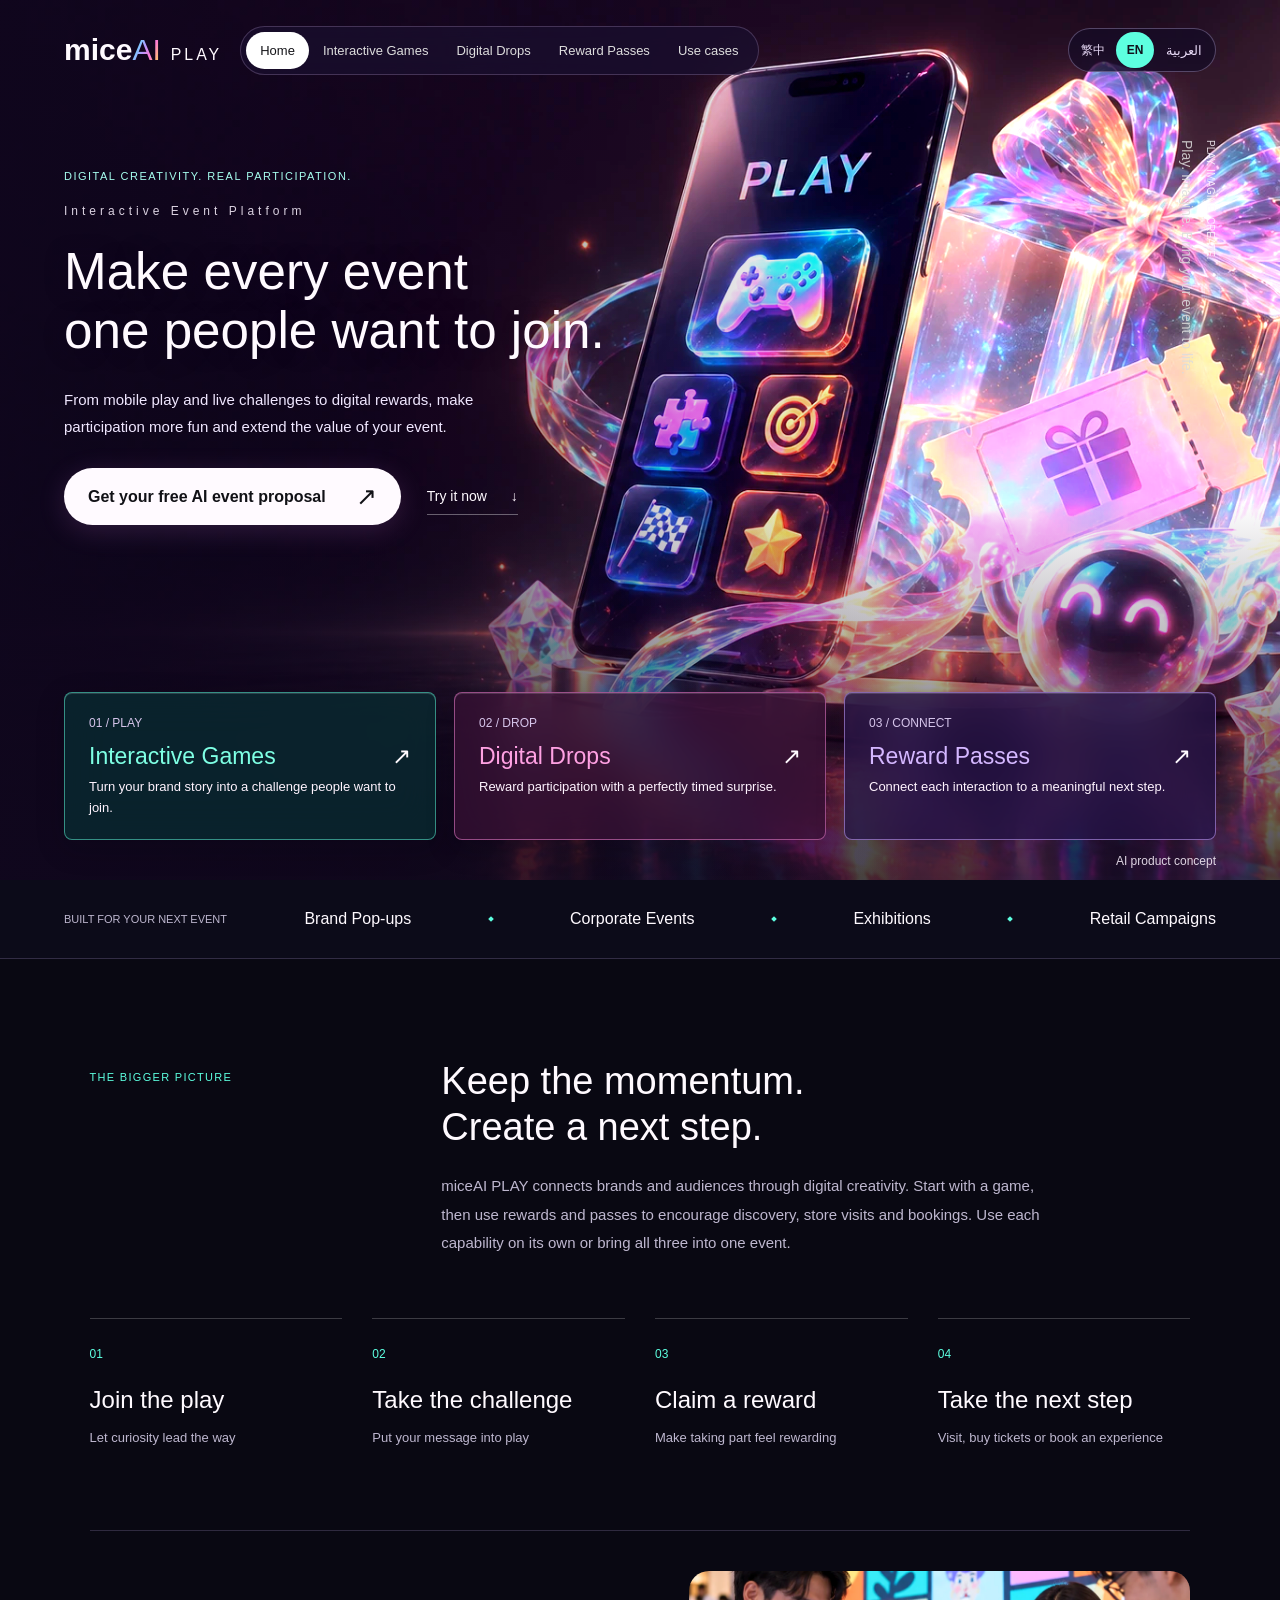
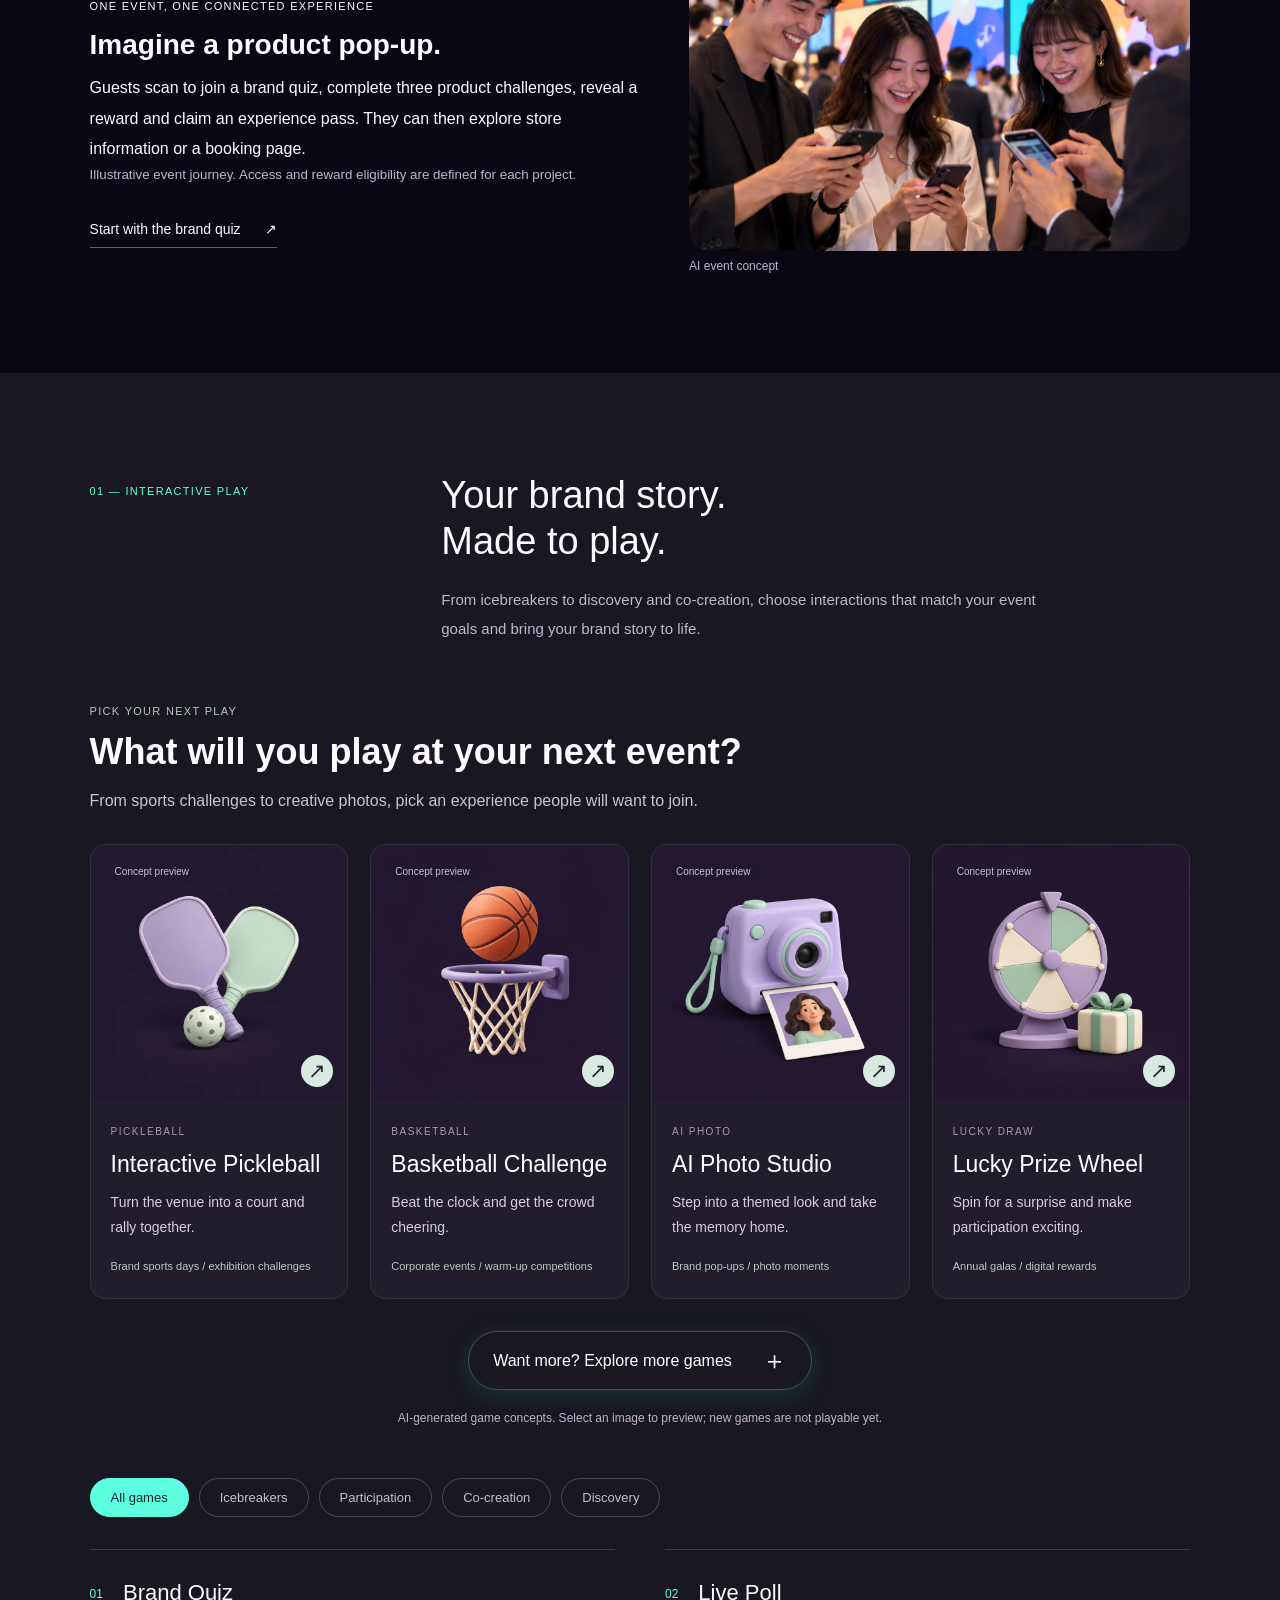
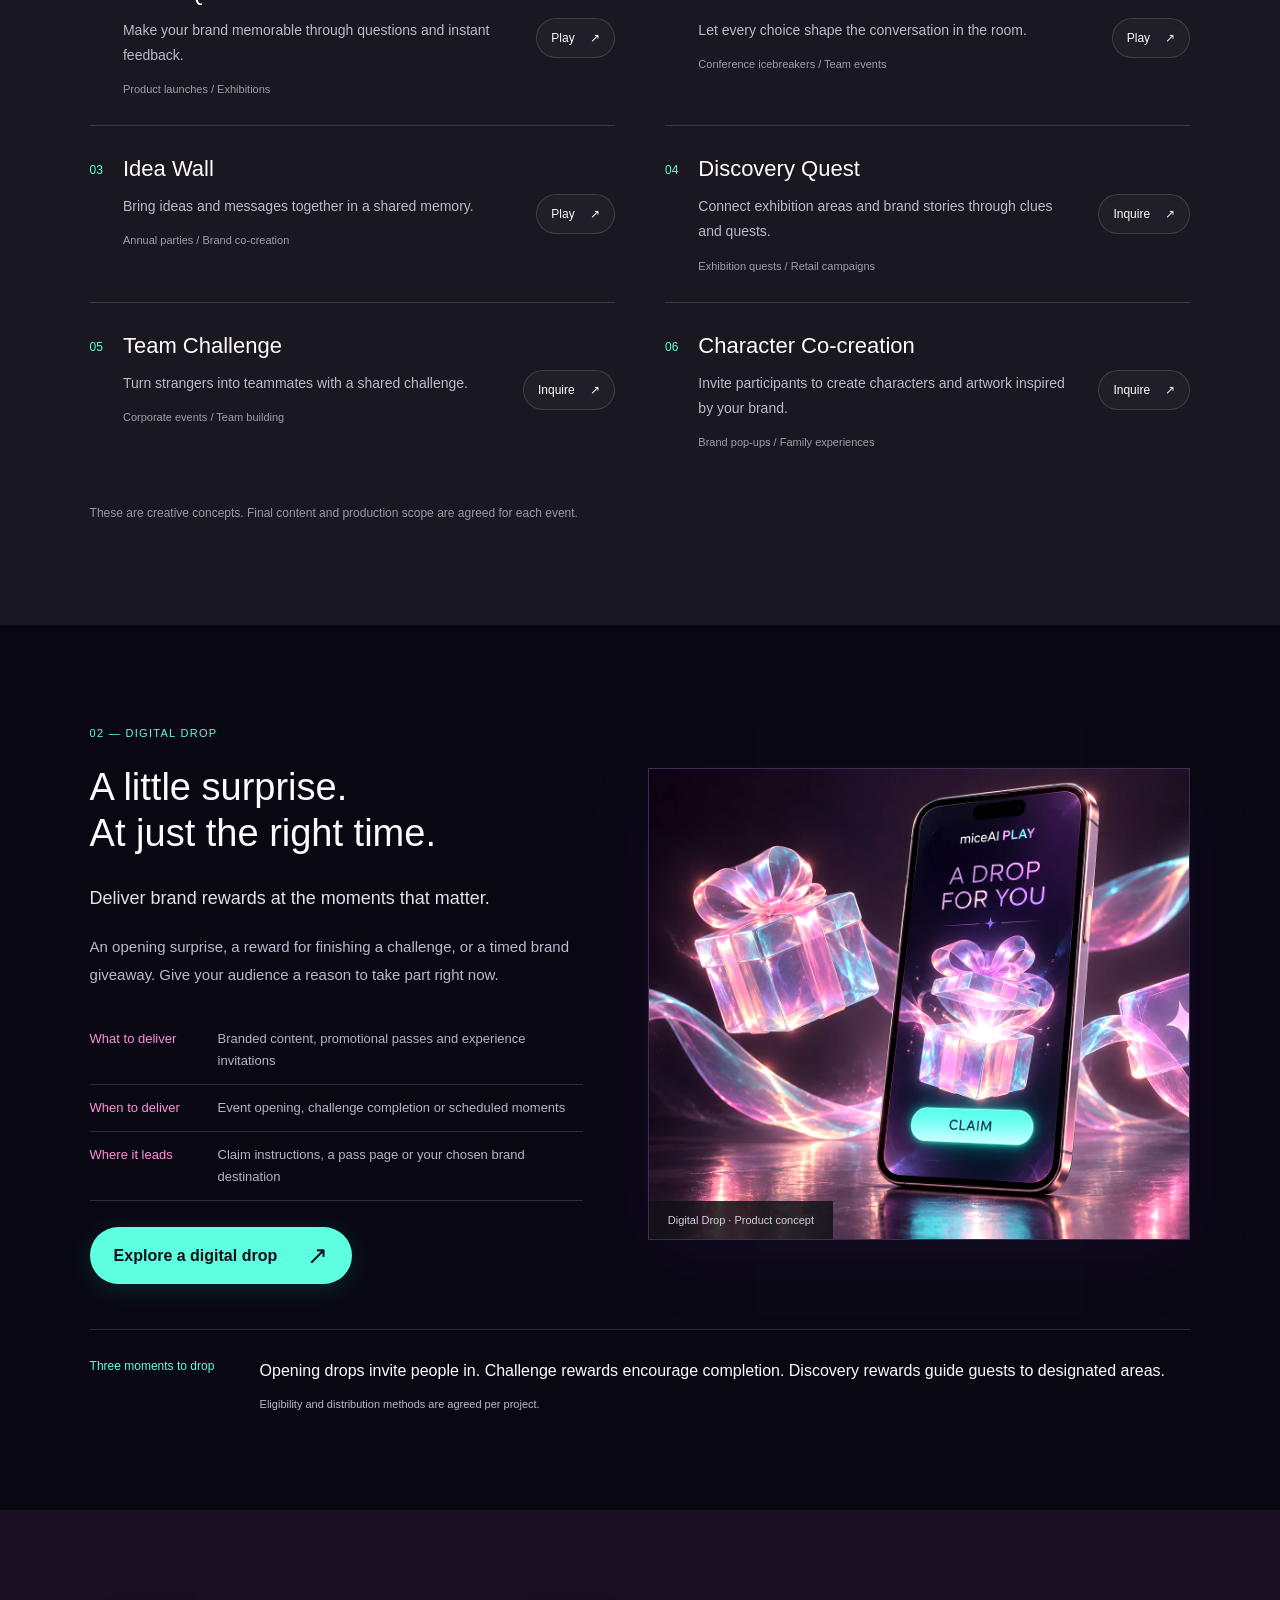
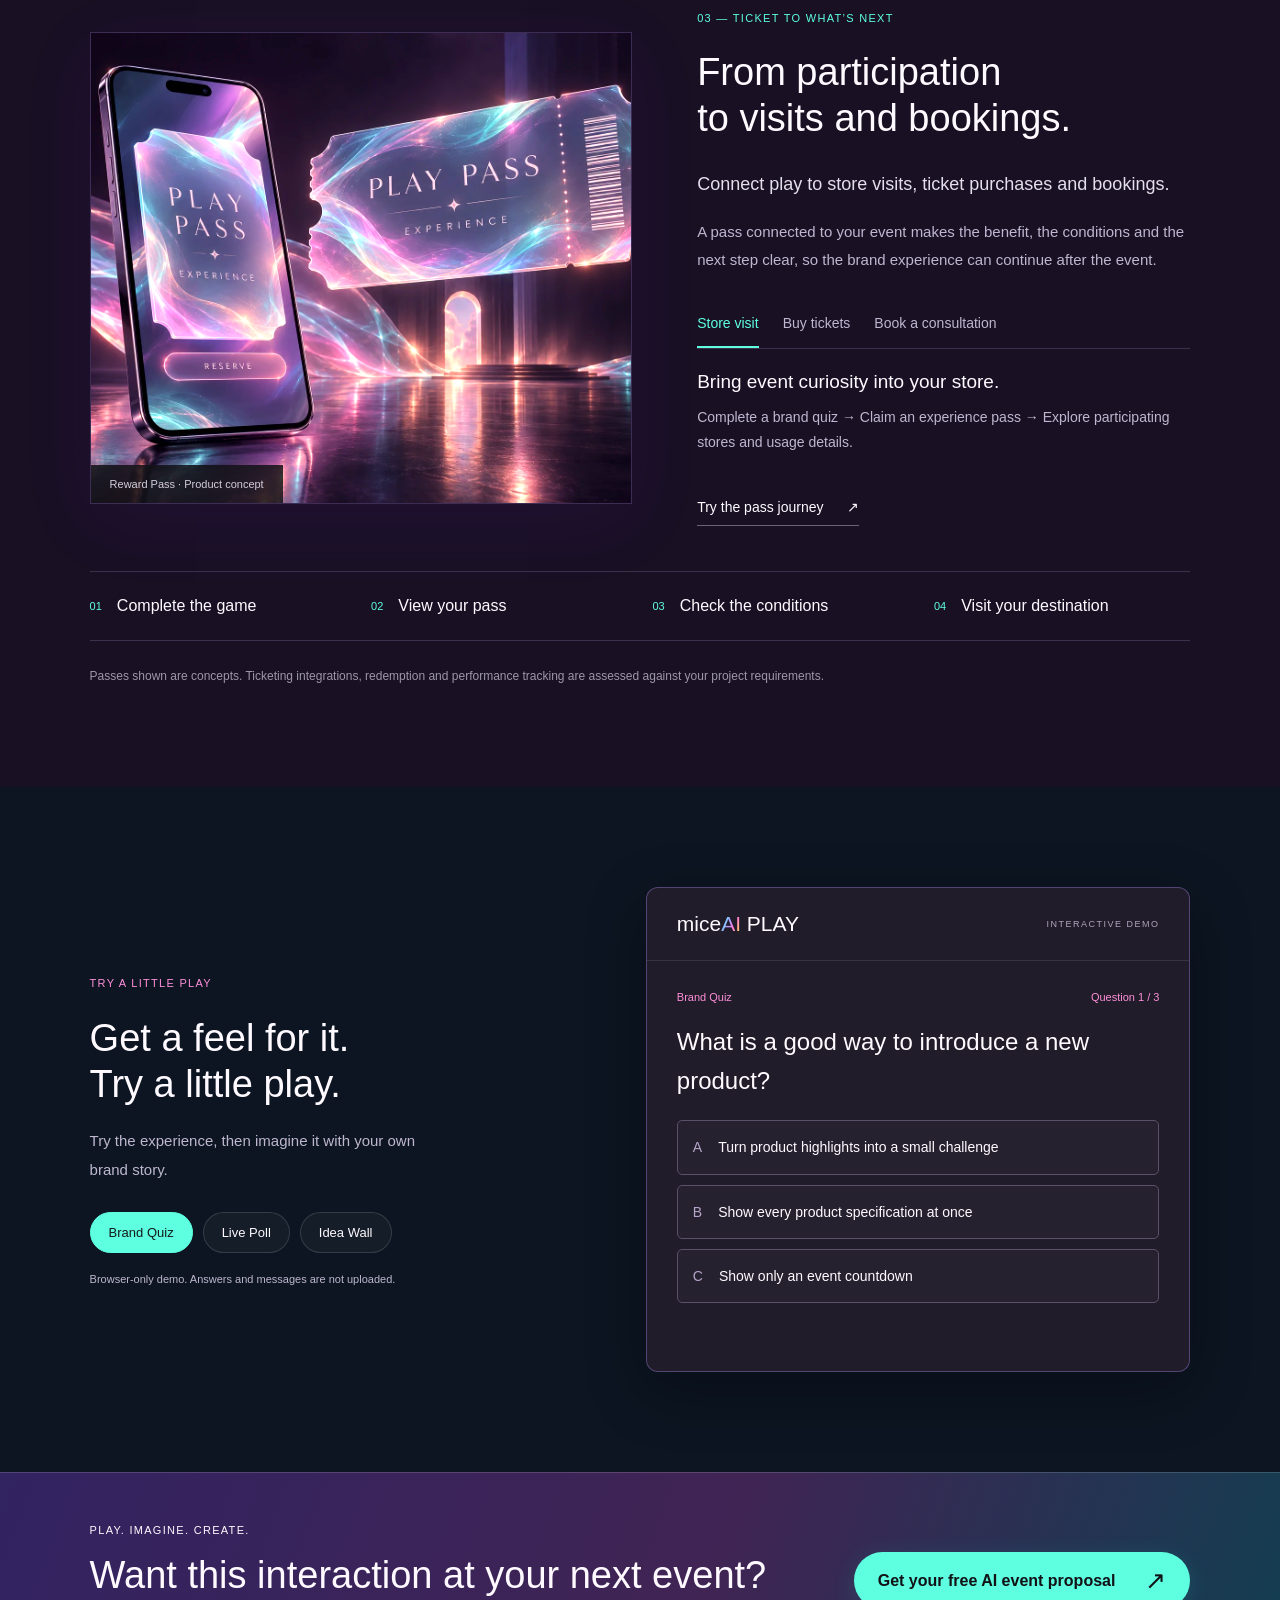
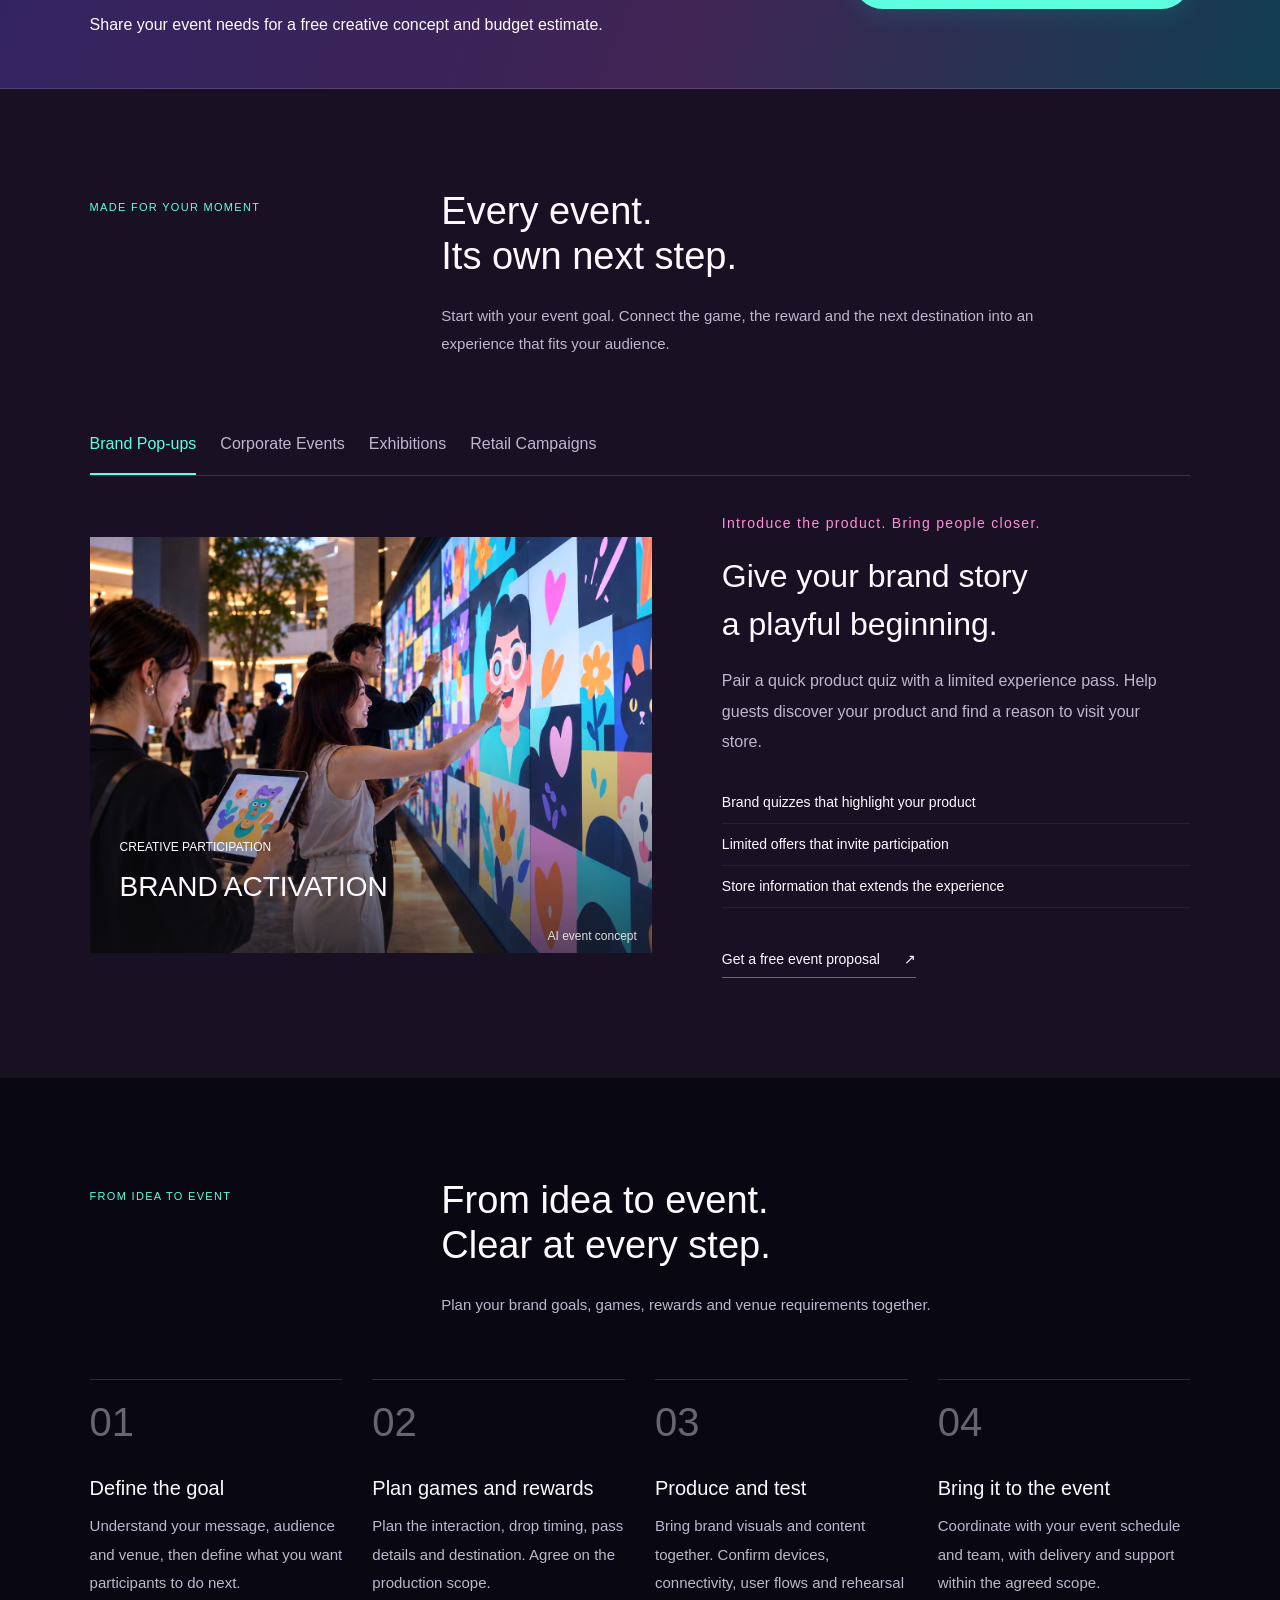
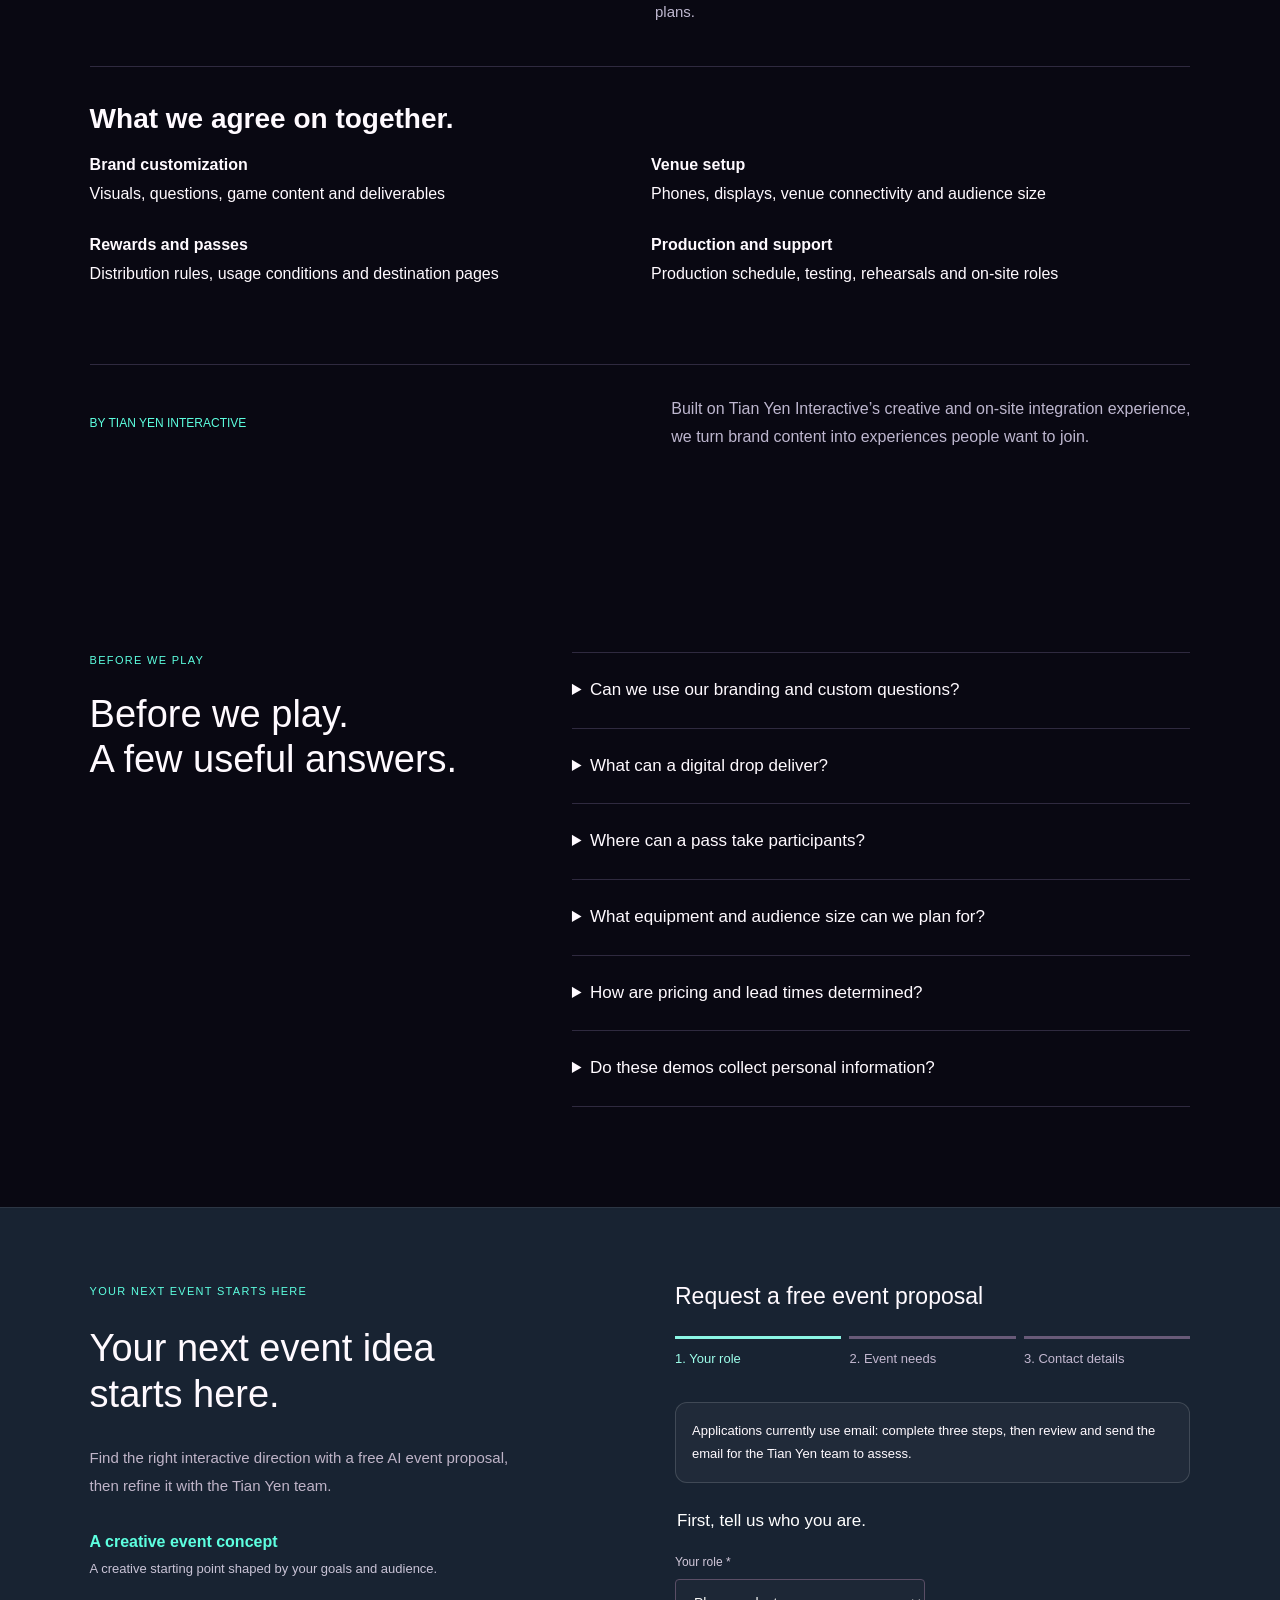
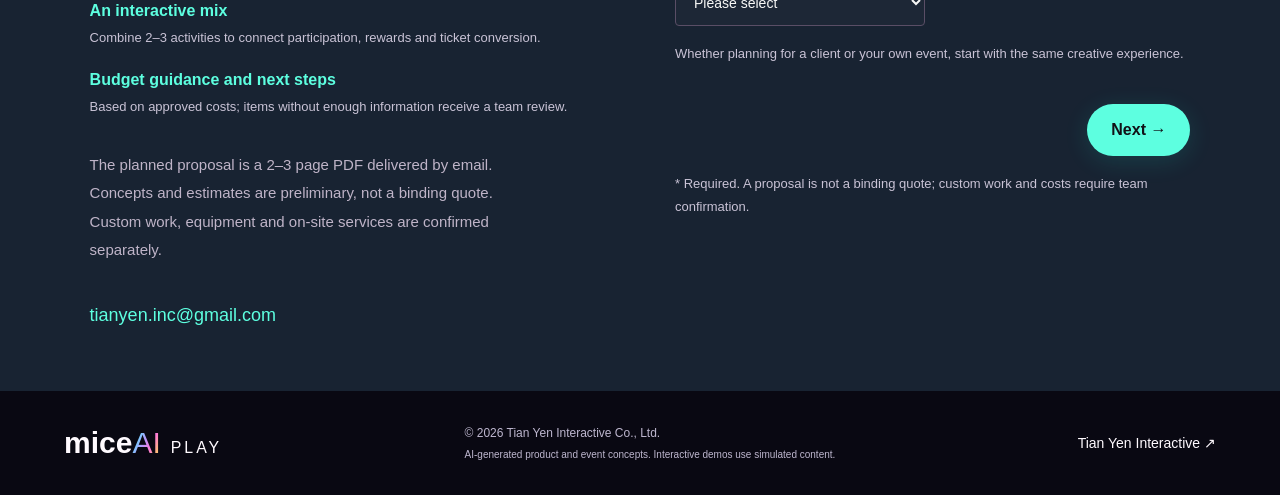
<file: en.html>
<!doctype html>
<html lang="en">
<head>
<meta charset="utf-8"><meta name="viewport" content="width=device-width, initial-scale=1"><meta name="theme-color" content="#111116">
<meta name="description" content="miceAI PLAY combines interactive games, digital drops and reward passes to connect event participation with store visits, ticket purchases and bookings.">
<meta property="og:title" content="miceAI PLAY | Games, Digital Drops & Reward Passes"><meta property="og:description" content="Turn brand creativity into experiences everyone can join."><meta property="og:type" content="website">
<link rel="alternate" hreflang="zh-Hant" href="index.html"><link rel="alternate" hreflang="en" href="en.html"><link rel="alternate" hreflang="ar" href="ar.html">
<title>miceAI PLAY | Interactive Event Platform</title>
<link rel="stylesheet" href="styles.css?v=ar-v1"><script src="en-app.js?v=proposal-v1" defer></script>
<script src="proposal-config.js?v=proposal-v1" defer></script><script src="proposal.js?v=proposal-v1" defer></script>
</head>
<body>
<a class="skip-link" href="#main">Skip to content</a>
<header class="header">
<a class="wordmark" href="#home" aria-label="miceAI PLAY home">mice<span>AI</span><b>PLAY</b></a>
<div class="language-switch" role="group" aria-label="Website language"><a href="index.html" lang="zh-Hant">繁中</a><a aria-current="page" href="en.html" lang="en">EN</a><a href="ar.html" lang="ar" dir="rtl">العربية</a></div>
<button class="menu-toggle" aria-controls="navigation" aria-expanded="false" aria-label="Open navigation"><span></span><span></span></button>
<nav id="navigation" aria-label="Main navigation"><a class="active" href="#home">Home</a><a href="#games">Interactive Games</a><a href="#airdrop">Digital Drops</a><a href="#tickets">Reward Passes</a><a href="#spaces">Use cases</a></nav>
<a class="button small header-contact" href="#contact">Get your free AI event proposal <span aria-hidden="true">↗</span></a>
</header>
<main id="main">
<section class="hero" id="home" aria-labelledby="hero-title">
<img class="hero-art" src="assets/play-hero.webp" alt="miceAI PLAY concept featuring an iridescent phone, interactive games and reward passes" width="1672" height="941" fetchpriority="high">
<div class="hero-shade"></div>
<div class="hero-content"><p class="eyebrow">DIGITAL CREATIVITY. REAL PARTICIPATION.</p><p class="product-category">Interactive Event Platform</p><h1 class="hero-heading" id="hero-title">Make every event<br>one people want to join.</h1><p class="hero-description">From mobile play and live challenges to digital rewards, make participation more fun and extend the value of your event.</p><div class="hero-actions"><a class="button white" href="#contact">Get your free AI event proposal <span aria-hidden="true">↗</span></a><a class="text-link" href="#playground">Try it now <span aria-hidden="true">↓</span></a></div></div>
<div class="hero-aside"><span>PLAY. IMAGINE. CREATE.</span><span>Play. Imagine. Bring your event to life.</span></div>
<div class="hero-highlights">
<a href="#games" class="highlight"><span class="highlight-index">01 / PLAY</span><div><h3>Interactive Games</h3><span aria-hidden="true">↗</span></div><p>Turn your brand story into a challenge people want to join.</p></a>
<a href="#airdrop" class="highlight"><span class="highlight-index">02 / DROP</span><div><h3>Digital Drops</h3><span aria-hidden="true">↗</span></div><p>Reward participation with a perfectly timed surprise.</p></a>
<a href="#tickets" class="highlight"><span class="highlight-index">03 / CONNECT</span><div><h3>Reward Passes</h3><span aria-hidden="true">↗</span></div><p>Connect each interaction to a meaningful next step.</p></a>
</div><span class="image-caption">AI product concept</span>
</section>
<div class="intro-band"><span>BUILT FOR YOUR NEXT EVENT</span><p>Brand Pop-ups</p><i></i><p>Corporate Events</p><i></i><p>Exhibitions</p><i></i><p>Retail Campaigns</p></div>
<section class="section platform" id="platform" aria-labelledby="platform-title">
<div class="section-heading"><p class="eyebrow">THE BIGGER PICTURE</p><div><h2 id="platform-title">Keep the momentum.<br>Create a next step.</h2><p>miceAI PLAY connects brands and audiences through digital creativity. Start with a game, then use rewards and passes to encourage discovery, store visits and bookings. Use each capability on its own or bring all three into one event.</p></div></div>
<ol class="participation-path"><li><span>01</span><h3>Join the play</h3><p>Let curiosity lead the way</p></li><li><span>02</span><h3>Take the challenge</h3><p>Put your message into play</p></li><li><span>03</span><h3>Claim a reward</h3><p>Make taking part feel rewarding</p></li><li><span>04</span><h3>Take the next step</h3><p>Visit, buy tickets or book an experience</p></li></ol>
<div class="campaign-example"><div><p class="eyebrow">ONE EVENT, ONE CONNECTED EXPERIENCE</p><h3>Imagine a product pop-up.</h3><p>Guests scan to join a brand quiz, complete three product challenges, reveal a reward and claim an experience pass. They can then explore store information or a booking page.</p><small>Illustrative event journey. Access and reward eligibility are defined for each project.</small><a class="text-link" href="#playground">Start with the brand quiz <span aria-hidden="true">↗</span></a></div><figure><img src="assets/multiplayer.webp" width="1024" height="1536" loading="lazy" alt="Concept of guests joining a live brand event on their phones"><figcaption>AI event concept</figcaption></figure></div>
</section>
<section class="section games" id="games" aria-labelledby="games-title">
<div class="section-heading"><p class="eyebrow">01 — INTERACTIVE PLAY</p><div><h2 id="games-title">Your brand story.<br>Made to play.</h2><p>From icebreakers to discovery and co-creation, choose interactions that match your event goals and bring your brand story to life.</p></div></div>
<div class="game-gallery-intro"><p class="eyebrow">PICK YOUR NEXT PLAY</p><h3>What will you play at your next event?</h3><p>From sports challenges to creative photos, pick an experience people will want to join.</p></div><div class="game-gallery"><button class="game-tile" type="button" data-game-preview="pickleball" data-title="Interactive Pickleball" data-description="Turn the venue into a court and rally together." data-use="Brand sports days / exhibition challenges" aria-haspopup="dialog"><span class="game-tile-art"><img src="assets/game-pickleball-v2.webp" width="1024" height="1024" loading="lazy" alt="Interactive Pickleball"><span class="game-tile-badge">Concept preview</span><span class="game-tile-open" aria-hidden="true">↗</span></span><span class="game-tile-copy"><span class="eyebrow">PICKLEBALL</span><strong>Interactive Pickleball</strong><span>Turn the venue into a court and rally together.</span><small>Brand sports days / exhibition challenges</small></span></button><button class="game-tile" type="button" data-game-preview="basketball" data-title="Basketball Challenge" data-description="Beat the clock and get the crowd cheering." data-use="Corporate events / warm-up competitions" aria-haspopup="dialog"><span class="game-tile-art"><img src="assets/game-basketball-v2.webp" width="1024" height="1024" loading="lazy" alt="Basketball Challenge"><span class="game-tile-badge">Concept preview</span><span class="game-tile-open" aria-hidden="true">↗</span></span><span class="game-tile-copy"><span class="eyebrow">BASKETBALL</span><strong>Basketball Challenge</strong><span>Beat the clock and get the crowd cheering.</span><small>Corporate events / warm-up competitions</small></span></button><button class="game-tile" type="button" data-game-preview="photo" data-title="AI Photo Studio" data-description="Step into a themed look and take the memory home." data-use="Brand pop-ups / photo moments" aria-haspopup="dialog"><span class="game-tile-art"><img src="assets/game-photo-v2.webp" width="1024" height="1024" loading="lazy" alt="AI Photo Studio"><span class="game-tile-badge">Concept preview</span><span class="game-tile-open" aria-hidden="true">↗</span></span><span class="game-tile-copy"><span class="eyebrow">AI PHOTO</span><strong>AI Photo Studio</strong><span>Step into a themed look and take the memory home.</span><small>Brand pop-ups / photo moments</small></span></button><button class="game-tile" type="button" data-game-preview="lucky" data-title="Lucky Prize Wheel" data-description="Spin for a surprise and make participation exciting." data-use="Annual galas / digital rewards" aria-haspopup="dialog"><span class="game-tile-art"><img src="assets/game-lucky-v2.webp" width="1024" height="1024" loading="lazy" alt="Lucky Prize Wheel"><span class="game-tile-badge">Concept preview</span><span class="game-tile-open" aria-hidden="true">↗</span></span><span class="game-tile-copy"><span class="eyebrow">LUCKY DRAW</span><strong>Lucky Prize Wheel</strong><span>Spin for a surprise and make participation exciting.</span><small>Annual galas / digital rewards</small></span></button></div><div id="more-games" class="game-gallery game-gallery-more" hidden><button class="game-tile" type="button" data-game-preview="darts" data-title="Interactive Darts" data-description="Aim with your phone and take the challenge to the big screen." data-use="Booth engagement / individual challenges" aria-haspopup="dialog"><span class="game-tile-art"><img src="assets/game-darts-v2.webp" width="1024" height="1024" loading="lazy" alt="Interactive Darts"><span class="game-tile-badge">Concept preview</span><span class="game-tile-open" aria-hidden="true">↗</span></span><span class="game-tile-copy"><span class="eyebrow">DART CHALLENGE</span><strong>Interactive Darts</strong><span>Aim with your phone and take the challenge to the big screen.</span><small>Booth engagement / individual challenges</small></span></button><button class="game-tile" type="button" data-game-preview="race" data-title="Team Racing" data-description="Race together and bring the whole crowd to the finish." data-use="Team building / company celebrations" aria-haspopup="dialog"><span class="game-tile-art"><img src="assets/game-race-v2.webp" width="1024" height="1024" loading="lazy" alt="Team Racing"><span class="game-tile-badge">Concept preview</span><span class="game-tile-open" aria-hidden="true">↗</span></span><span class="game-tile-copy"><span class="eyebrow">TEAM RACE</span><strong>Team Racing</strong><span>Race together and bring the whole crowd to the finish.</span><small>Team building / company celebrations</small></span></button></div><div class="game-gallery-bottom"><button class="button game-more" type="button" id="game-more" aria-expanded="false" aria-controls="more-games">Want more? Explore more games <span aria-hidden="true">＋</span></button><p>AI-generated game concepts. Select an image to preview; new games are not playable yet.</p></div><div class="game-filter" aria-label="Game categories"><button aria-pressed="true" data-filter="all">All games</button><button aria-pressed="false" data-filter="warmup">Icebreakers</button><button aria-pressed="false" data-filter="participate">Participation</button><button aria-pressed="false" data-filter="create">Co-creation</button><button aria-pressed="false" data-filter="explore">Discovery</button></div>
<div class="game-list">
<article data-category="warmup"><span class="game-number">01</span><div><h3>Brand Quiz</h3><p>Make your brand memorable through questions and instant feedback.</p><small>Product launches / Exhibitions</small></div><button class="game-action" data-demo="quiz">Play <span aria-hidden="true">↗</span></button></article>
<article data-category="participate"><span class="game-number">02</span><div><h3>Live Poll</h3><p>Let every choice shape the conversation in the room.</p><small>Conference icebreakers / Team events</small></div><button class="game-action" data-demo="vote">Play <span aria-hidden="true">↗</span></button></article>
<article data-category="create"><span class="game-number">03</span><div><h3>Idea Wall</h3><p>Bring ideas and messages together in a shared memory.</p><small>Annual parties / Brand co-creation</small></div><button class="game-action" data-demo="wall">Play <span aria-hidden="true">↗</span></button></article>
<article data-category="explore"><span class="game-number">04</span><div><h3>Discovery Quest</h3><p>Connect exhibition areas and brand stories through clues and quests.</p><small>Exhibition quests / Retail campaigns</small></div><button class="game-action" data-interest="Discovery Quest">Inquire <span aria-hidden="true">↗</span></button></article>
<article data-category="warmup"><span class="game-number">05</span><div><h3>Team Challenge</h3><p>Turn strangers into teammates with a shared challenge.</p><small>Corporate events / Team building</small></div><button class="game-action" data-interest="Team Challenge">Inquire <span aria-hidden="true">↗</span></button></article>
<article data-category="create"><span class="game-number">06</span><div><h3>Character Co-creation</h3><p>Invite participants to create characters and artwork inspired by your brand.</p><small>Brand pop-ups / Family experiences</small></div><button class="game-action" data-interest="Character Co-creation">Inquire <span aria-hidden="true">↗</span></button></article>
</div><p class="section-note">These are creative concepts. Final content and production scope are agreed for each event.</p>
</section>
<section class="section product-section" id="airdrop" aria-labelledby="airdrop-title">
<div class="product-layout"><div class="product-copy"><p class="eyebrow">02 — DIGITAL DROP</p><h2 id="airdrop-title">A little surprise.<br>At just the right time.</h2><p class="product-lead">Deliver brand rewards at the moments that matter.</p><p>An opening surprise, a reward for finishing a challenge, or a timed brand giveaway. Give your audience a reason to take part right now.</p><ul class="product-points"><li><b>What to deliver</b><span>Branded content, promotional passes and experience invitations</span></li><li><b>When to deliver</b><span>Event opening, challenge completion or scheduled moments</span></li><li><b>Where it leads</b><span>Claim instructions, a pass page or your chosen brand destination</span></li></ul><button class="button" data-journey="0">Explore a digital drop <span aria-hidden="true">↗</span></button></div><figure class="product-figure"><img src="assets/airdrop-product.webp" width="1536" height="1024" alt="Concept of a phone receiving a digital drop and claiming an iridescent gift" loading="lazy"><figcaption>Digital Drop · Product concept</figcaption></figure></div>
<div class="example-strip"><span>Three moments to drop</span><p>Opening drops invite people in. Challenge rewards encourage completion. Discovery rewards guide guests to designated areas.</p><small>Eligibility and distribution methods are agreed per project.</small></div>
</section>
<section class="section product-section ticket-section" id="tickets" aria-labelledby="tickets-title">
<div class="product-layout reverse"><figure class="product-figure"><img src="assets/ticket-product.webp" width="1536" height="1024" alt="Concept of a PLAY PASS experience pass and booking entry on a phone" loading="lazy"><figcaption>Reward Pass · Product concept</figcaption></figure><div class="product-copy"><p class="eyebrow">03 — TICKET TO WHAT’S NEXT</p><h2 id="tickets-title">From participation<br>to visits and bookings.</h2><p class="product-lead">Connect play to store visits, ticket purchases and bookings.</p><p>A pass connected to your event makes the benefit, the conditions and the next step clear, so the brand experience can continue after the event.</p><div class="destination-tabs" role="tablist" aria-label="Pass destinations"><button role="tab" id="dest-store" aria-controls="destination-panel" aria-selected="true" data-destination="store">Store visit</button><button role="tab" id="dest-buy" aria-controls="destination-panel" aria-selected="false" tabindex="-1" data-destination="buy">Buy tickets</button><button role="tab" id="dest-reserve" aria-controls="destination-panel" aria-selected="false" tabindex="-1" data-destination="reserve">Book a consultation</button></div><div id="destination-panel" role="tabpanel" aria-labelledby="dest-store"><h3>Bring event curiosity into your store.</h3><p>Complete a brand quiz → Claim an experience pass → Explore participating stores and usage details.</p></div><button class="text-link" data-journey="1">Try the pass journey <span aria-hidden="true">↗</span></button></div></div>
<ol class="ticket-path"><li><b>01</b>Complete the game</li><li><b>02</b>View your pass</li><li><b>03</b>Check the conditions</li><li><b>04</b>Visit your destination</li></ol><p class="section-note">Passes shown are concepts. Ticketing integrations, redemption and performance tracking are assessed against your project requirements.</p>
</section>
<section class="section playground" id="playground" aria-labelledby="playground-title"><div class="demo-intro"><p class="eyebrow">TRY A LITTLE PLAY</p><h2 id="playground-title">Get a feel for it.<br>Try a little play.</h2><p>Try the experience, then imagine it with your own brand story.</p><div class="demo-tabs" role="tablist" aria-label="Interactive demos"><button role="tab" id="demo-quiz" aria-selected="true" aria-controls="demo-panel" data-demo-tab="quiz">Brand Quiz</button><button role="tab" id="demo-vote" aria-selected="false" tabindex="-1" aria-controls="demo-panel" data-demo-tab="vote">Live Poll</button><button role="tab" id="demo-wall" aria-selected="false" tabindex="-1" aria-controls="demo-panel" data-demo-tab="wall">Idea Wall</button></div><small>Browser-only demo. Answers and messages are not uploaded.</small></div><div class="demo-shell"><div class="demo-bar"><span>mice<span class="mint-text">AI</span> PLAY</span><small>INTERACTIVE DEMO</small></div><div id="demo-panel" role="tabpanel" aria-labelledby="demo-quiz" tabindex="0"></div></div></section>
<aside class="proposal-invite section"><div><p class="eyebrow">PLAY. IMAGINE. CREATE.</p><h2>Want this interaction at your next event?</h2><p>Share your event needs for a free creative concept and budget estimate.</p></div><a class="button" href="#contact">Get your free AI event proposal <span aria-hidden="true">↗</span></a></aside>
<section class="section spaces" id="spaces" aria-labelledby="spaces-title"><div class="section-heading"><p class="eyebrow">MADE FOR YOUR MOMENT</p><div><h2 id="spaces-title">Every event.<br>Its own next step.</h2><p>Start with your event goal. Connect the game, the reward and the next destination into an experience that fits your audience.</p></div></div><div class="scene-tabs" role="tablist" aria-label="Use cases"><button id="tab-brand" role="tab" aria-selected="true" aria-controls="scene-panel" data-scene="brand">Brand Pop-ups</button><button id="tab-corporate" role="tab" aria-selected="false" tabindex="-1" aria-controls="scene-panel" data-scene="corporate">Corporate Events</button><button id="tab-expo" role="tab" aria-selected="false" tabindex="-1" aria-controls="scene-panel" data-scene="expo">Exhibitions</button><button id="tab-retail" role="tab" aria-selected="false" tabindex="-1" aria-controls="scene-panel" data-scene="retail">Retail Campaigns</button></div><div class="scene-panel" role="tabpanel" id="scene-panel" aria-labelledby="tab-brand" tabindex="0"><div class="scene-visual"><img id="scene-image" src="assets/cocreation.webp" loading="lazy" alt="AI concept of digital co-creation at a brand event" width="1536" height="1024"><span class="scene-visual-label">CREATIVE PARTICIPATION<br><b id="scene-english">BRAND ACTIVATION</b></span><small>AI event concept</small></div><div class="scene-copy"><span class="eyebrow" id="scene-kicker">Introduce the product. Bring people closer.</span><h3 id="scene-title">Give your brand story<br>a playful beginning.</h3><p id="scene-description">Pair a quick product quiz with a limited experience pass. Help guests discover your product and find a reason to visit your store.</p><ul id="scene-features"><li>Brand quizzes that highlight your product</li><li>Limited offers that invite participation</li><li>Store information that extends the experience</li></ul><a class="text-link" href="#contact">Get a free event proposal <span aria-hidden="true">↗</span></a></div></div></section>
<section class="section workflow" id="workflow" aria-labelledby="workflow-title"><div class="section-heading"><p class="eyebrow">FROM IDEA TO EVENT</p><div><h2 id="workflow-title">From idea to event.<br>Clear at every step.</h2><p>Plan your brand goals, games, rewards and venue requirements together.</p></div></div><ol class="steps"><li><span>01</span><h3>Define the goal</h3><p>Understand your message, audience and venue, then define what you want participants to do next.</p></li><li><span>02</span><h3>Plan games and rewards</h3><p>Plan the interaction, drop timing, pass details and destination. Agree on the production scope.</p></li><li><span>03</span><h3>Produce and test</h3><p>Bring brand visuals and content together. Confirm devices, connectivity, user flows and rehearsal plans.</p></li><li><span>04</span><h3>Bring it to the event</h3><p>Coordinate with your event schedule and team, with delivery and support within the agreed scope.</p></li></ol><div class="scope-note"><h3>What we agree on together.</h3><ul><li><b>Brand customization</b>Visuals, questions, game content and deliverables</li><li><b>Venue setup</b>Phones, displays, venue connectivity and audience size</li><li><b>Rewards and passes</b>Distribution rules, usage conditions and destination pages</li><li><b>Production and support</b>Production schedule, testing, rehearsals and on-site roles</li></ul></div><div class="trust-note"><span>BY TIAN YEN INTERACTIVE</span><p>Built on Tian Yen Interactive’s creative and on-site integration experience,<br>we turn brand content into experiences people want to join.</p></div></section>
<section class="section faq" id="faq"><div><p class="eyebrow">BEFORE WE PLAY</p><h2>Before we play.<br>A few useful answers.</h2></div><div class="faq-list"><details><summary>Can we use our branding and custom questions?</summary><p>We can plan around your brand identity, event theme, product content and questions. Customization, revision rounds and deliverables are agreed during the proposal stage.</p></details><details><summary>What can a digital drop deliver?</summary><p>Options include promotional passes, experience invitations and branded content. Timing, eligibility and access are planned around the event goal and system setup.</p></details><details><summary>Where can a pass take participants?</summary><p>Passes can direct participants to store information, ticketing, experience bookings or a chosen brand page. External integrations, redemption and tracking require a separate scope review.</p></details><details><summary>What equipment and audience size can we plan for?</summary><p>Requirements depend on the game, concurrent audience, devices and venue network. Share your event size and venue details so we can assess the setup and testing needed.</p></details><details><summary>How are pricing and lead times determined?</summary><p>Pricing and lead time depend on the games, customization, pass requirements, equipment and on-site support. Share your date, goals and available assets to start planning.</p></details><details><summary>Do these demos collect personal information?</summary><p>Demo answers and messages are not uploaded; demo passes cannot be redeemed. Proposal details are used for assessment, proposals and follow-up. Marketing is optional. Applications currently use email, which you must review and send.</p></details></div></section>
<section class="contact section" id="contact" aria-labelledby="contact-title"><div class="contact-copy"><p class="eyebrow">YOUR NEXT EVENT STARTS HERE</p><h2 id="contact-title">Your next event idea<br>starts here.</h2><p>Find the right interactive direction with a free AI event proposal, then refine it with the Tian Yen team.</p><ol class="proposal-benefits"><li><b>A creative event concept</b><span>A creative starting point shaped by your goals and audience.</span></li><li><b>An interactive mix</b><span>Combine 2–3 activities to connect participation, rewards and ticket conversion.</span></li><li><b>Budget guidance and next steps</b><span>Based on approved costs; items without enough information receive a team review.</span></li></ol><p class="proposal-fine">The planned proposal is a 2–3 page PDF delivered by email. Concepts and estimates are preliminary, not a binding quote. Custom work, equipment and on-site services are confirmed separately.</p><a class="contact-mail" href="mailto:tianyen.inc@gmail.com">tianyen.inc@gmail.com</a></div><div class="contact-form-wrap" id="proposal-root"><noscript>Email tianyen.inc@gmail.com with your event date, size and needs to request a free event proposal.</noscript></div></section>
</main>
<footer><a class="wordmark" href="#home">mice<span>AI</span><b>PLAY</b></a><p>© 2026 Tian Yen Interactive Co., Ltd.<br><small>AI-generated product and event concepts. Interactive demos use simulated content.</small></p><a href="https://www.tianyen.com/" target="_blank" rel="noopener noreferrer">Tian Yen Interactive <span aria-hidden="true">↗</span></a></footer>
<dialog id="journey-dialog" aria-labelledby="journey-title"><div class="dialog-top"><span>miceAI PLAY / PRODUCT DEMO</span><button class="dialog-close" aria-label="Close the demo">Close</button></div><div class="journey-grid"><div class="journey-visual"><img id="journey-image" src="assets/airdrop-product.webp" alt="Digital drop product concept" width="1536" height="1024"><span>Product concept</span></div><div class="journey-copy"><p class="eyebrow" id="journey-step"></p><h2 id="journey-title"></h2><p id="journey-description"></p><div id="journey-detail"></div><button class="button" id="journey-next"></button><p class="demo-disclaimer">Browser-only demo. No valid passes or real bookings are created.</p><button id="journey-reset" class="plain-button">Start again</button></div></div></dialog>
<dialog id="game-preview" aria-labelledby="game-preview-title"><div class="dialog-top"><span>miceAI PLAY / GAME PREVIEW</span><button class="dialog-close" id="game-preview-close" type="button" aria-label="Close game preview">Close</button></div><div class="game-preview-layout"><img id="game-preview-image" width="1024" height="1024" alt=""><div class="game-preview-copy"><p class="eyebrow">GAME CONCEPT</p><h2 id="game-preview-title"></h2><p id="game-preview-description"></p><p id="game-preview-use"></p><p class="game-preview-status">Concept preview · Not playable yet</p><p>Like this idea? Add it to your event request and plan it with us.</p><button class="button" id="game-preview-interest" type="button">Add this game to my proposal <span aria-hidden="true">↗</span></button></div></div></dialog><script src="game-gallery.js?v=gallery-v1" defer></script>
</body></html>
</file>
<file: styles.css>
:root{color-scheme:dark;--bg:#111116;--text:#f7f7f6;--muted:#aaaab5;--mint:#86f4df;--line:#ffffff26;--pink:#f6b1d7;font-family:Arial,"Microsoft JhengHei","PingFang TC",sans-serif;color:var(--text);background:var(--bg);font-synthesis:none;letter-spacing:0;scroll-behavior:smooth;scroll-padding-top:95px}*{box-sizing:border-box}body{margin:0}a{color:inherit;text-decoration:none}button{font:inherit}button,a{-webkit-tap-highlight-color:transparent}button:focus-visible,a:focus-visible,[tabindex]:focus-visible{outline:2px solid var(--mint);outline-offset:6px}button{cursor:pointer}img{max-width:100%;display:block}h1,h2,h3,p{margin:0}::selection{background:var(--mint);color:var(--bg)}.skip-link{position:fixed;top:-60px;left:16px;z-index:100;padding:12px;background:white;color:black}.skip-link:focus{top:12px}.header{position:absolute;top:0;left:0;width:100%;height:100px;z-index:10;display:flex;align-items:center;justify-content:space-between;padding:0 5%;gap:30px}.wordmark{font-size:30px;font-weight:600;white-space:nowrap}.wordmark span{font-weight:300;color:var(--mint)}.wordmark sup{font-size:10px;vertical-align:top;margin:6px 0 0 4px;display:inline-block}.header nav{display:flex;align-items:center;padding:5px;background:#ffffff12;border:1px solid #ffffff14;border-radius:40px;backdrop-filter:blur(20px)}.header nav a{font-size:14px;white-space:nowrap;padding:11px 25px;border-radius:30px;color:#ddd}.header nav a:hover{color:white;background:#ffffff16}.header nav a.active{background:white;color:#141418}.button{display:inline-flex;align-items:center;justify-content:center;gap:30px;background:var(--mint);color:#111116;border:0;border-radius:40px;padding:16px 24px;font-size:16px;font-weight:600;min-height:52px;transition:transform .2s,background .2s}.button:hover{transform:translateY(-3px);background:#b3fff0}.button span{font-size:25px;line-height:1}.button.white{background:#fafaf7}.button.white:hover{background:var(--mint)}.button.small{font-size:14px;min-height:42px;padding:12px 20px;gap:25px}.menu-toggle{display:none}.hero{position:relative;min-height:780px;height:calc(100svh - 68px);max-height:1060px;overflow:hidden;background:#302337;isolation:isolate}.hero-art{position:absolute;inset:0;width:100%;height:100%;object-fit:cover;object-position:center 45%;z-index:-3}.hero-shade{position:absolute;inset:0;background:linear-gradient(90deg,#160e26b8 0%,#160e2655 38%,transparent 70%),linear-gradient(0deg,#191121ab,transparent 40%);z-index:-2}.hero-content{padding:175px 5% 220px;position:relative}.eyebrow{font-size:12px;font-weight:500;line-height:1.6}.hero-content .eyebrow{color:#ebdeec}.hero .hero-brand{font-size:132px;font-weight:300;line-height:1.05;margin:18px 0 20px}.hero .hero-brand span{color:var(--mint)}.hero .hero-heading{font-size:42px;font-weight:500;line-height:1.32}.hero-description{font-size:16px;color:#e1d9e5;line-height:1.9;margin-top:20px}.hero-actions{display:flex;gap:26px;align-items:center;margin-top:28px}.text-link{font-size:14px;display:inline-flex;align-items:center;gap:24px;padding:10px 0;border-bottom:1px solid #ffffff5c}.text-link:hover{color:var(--mint)}.hero-aside{position:absolute;right:5%;top:180px;display:flex;flex-direction:column;gap:10px;font-size:12px;writing-mode:vertical-rl}.hero-aside span+span{color:#ddd;font-size:14px}.hero-highlights{position:absolute;left:5%;right:5%;bottom:40px;display:grid;grid-template-columns:repeat(3,1fr);gap:18px}.highlight{padding:20px 24px;background:#ffffff14;backdrop-filter:blur(20px);border:1px solid #ffffff32;border-radius:8px;transition:background .2s,transform .2s}.highlight:hover{background:#ffffff25;transform:translateY(-4px)}.highlight-index{font-size:12px;color:#e4daeb}.highlight>div{display:flex;justify-content:space-between;align-items:center;margin-top:12px}.highlight h3{font-weight:500;font-size:20px}.highlight>div>span{font-size:23px}.highlight p{font-size:14px;line-height:1.7;color:#ece4ec;margin-top:7px}.image-caption{position:absolute;right:5%;bottom:12px;font-size:12px;color:#dfd5e3}.intro-band{padding:30px 5%;display:flex;align-items:center;justify-content:space-between;border-bottom:1px solid var(--line);gap:20px}.intro-band>span{font-size:11px;color:var(--muted)}.intro-band p{font-size:16px;white-space:nowrap}.intro-band i{width:4px;height:4px;background:var(--mint);transform:rotate(45deg)}.section{padding:100px 7%;scroll-margin-top:0}.section-heading{display:grid;grid-template-columns:1fr 2fr;gap:30px;margin-bottom:60px}.section-heading>.eyebrow{color:var(--mint);padding-top:10px}.section-heading>div{display:flex;justify-content:space-between;gap:40px;align-items:flex-end}.section h2{font-size:42px;line-height:1.4;font-weight:500}.section-heading>div>p{font-size:15px;line-height:1.9;color:var(--muted);max-width:330px}.capabilities{display:grid;grid-template-columns:repeat(3,1fr);gap:44px}.capabilities article{border-top:1px solid #ffffff4d;padding:24px 0 0}.cap-number{font-size:14px;color:var(--mint)}.capabilities h3{font-size:23px;font-weight:500;margin:35px 0 16px}.capabilities p{font-size:16px;color:var(--muted);line-height:1.9}.tags{display:flex;gap:10px;margin-top:25px;flex-wrap:wrap}.tags span{font-size:12px;border-bottom:1px solid #ffffff36;padding:5px 0;margin-right:14px}.spaces{background:#1b1b23}.scene-tabs{display:flex;gap:30px;border-bottom:1px solid var(--line);margin-bottom:36px}.scene-tabs button{border:0;border-bottom:2px solid transparent;background:none;color:var(--muted);font-size:16px;padding:16px 0 20px;min-width:110px}.scene-tabs button[aria-selected=true]{color:var(--mint);border-bottom-color:var(--mint)}.scene-tabs button:hover{color:white}.scene-panel{display:grid;grid-template-columns:1.2fr 1fr;gap:70px;align-items:center}.scene-visual{position:relative;aspect-ratio:1.35;overflow:hidden;background:#302337}.scene-visual img{height:100%;width:100%;object-fit:cover;object-position:85% 50%;transform:scale(1.12)}.scene-visual:after{content:"";position:absolute;inset:0;background:linear-gradient(0deg,#111116b0,transparent 60%)}.scene-visual-label{position:absolute;bottom:38px;left:30px;z-index:1;font-size:12px;line-height:2}.scene-visual-label b{font-size:28px;font-weight:400}.scene-visual small{position:absolute;right:15px;bottom:10px;font-size:12px;z-index:1;color:#ddd}.scene-copy>.eyebrow{color:var(--pink);font-size:14px}.scene-copy h3{font-size:32px;line-height:1.5;font-weight:500;margin:18px 0}.scene-copy>p{color:var(--muted);line-height:1.9;font-size:16px;max-width:450px}.scene-copy ul{list-style:none;padding:0;margin:25px 0}.scene-copy li{font-size:14px;line-height:2.2}.scene-copy li:before{content:"+";color:var(--mint);padding-right:14px}.scene-copy .text-link{margin-top:8px}.steps{list-style:none;margin:0;padding:0;display:grid;grid-template-columns:repeat(4,1fr);gap:30px}.steps li{border-top:1px solid var(--line);padding-top:20px}.steps span{display:block;font-size:40px;font-weight:300;color:#666673;margin-bottom:32px}.steps h3{font-size:20px;font-weight:500;margin-bottom:12px}.steps p{color:var(--muted);font-size:15px;line-height:1.9}.trust-note{border-top:1px solid var(--line);margin-top:75px;padding-top:30px;display:flex;justify-content:space-between;align-items:center;gap:30px}.trust-note>span{font-size:12px;color:var(--mint)}.trust-note p{color:var(--muted);font-size:16px;line-height:1.8}.contact{background:#272e31;border-top:1px solid #ffffff16;padding-top:75px;padding-bottom:65px}.contact>.eyebrow{color:var(--mint)}.contact h2{font-size:56px;margin:28px 0 34px}.contact-bottom{display:flex;justify-content:space-between;align-items:center;gap:30px}.contact-bottom p{font-size:16px;line-height:1.9;color:#bac4c7}.contact-mail{font-size:14px;display:inline-block;margin-top:24px;color:var(--mint)}footer{padding:35px 5%;display:flex;align-items:center;justify-content:space-between;gap:25px}footer p{font-size:12px;color:var(--muted)}footer>a:last-child{font-size:14px}.header nav a,.highlight,.button,.scene-tabs button{transition:background .2s,color .2s,transform .2s}@media(min-width:1600px){.hero-content{padding-top:200px}.hero .hero-brand{font-size:164px}.hero .hero-heading{font-size:48px}.hero-description{font-size:18px}.hero-highlights{bottom:46px}.highlight{padding:28px}.hero{min-height:850px}.section{padding-left:max(7%,calc((100% - 1440px)/2));padding-right:max(7%,calc((100% - 1440px)/2))}}@media(max-width:1150px){.section-heading{grid-template-columns:1fr 3fr}.section-heading>div{display:block}.section-heading>div>p{margin-top:20px;max-width:600px}.scene-panel{gap:35px}.hero .hero-brand{font-size:112px}.hero-content{padding-top:150px}.hero .hero-heading{font-size:36px}.header nav a{padding:10px 16px}.hero-aside{display:none}.highlight{padding:18px}.highlight h3{font-size:18px}.hero{min-height:760px}.intro-band{flex-wrap:wrap}.intro-band>span{width:100%;text-align:center}.intro-band p{flex:1;text-align:center}.section{padding:80px 5%}.capabilities{gap:25px}}@media(max-width:700px){:root{scroll-padding-top:24px}.header{height:82px;padding:0 6%;gap:18px}.wordmark{font-size:27px}.header-contact{margin-left:auto}.button.small{font-size:12px;padding:10px 16px;min-height:38px;gap:12px}.button.small span{font-size:20px}.menu-toggle{display:flex;flex-direction:column;justify-content:center;gap:6px;order:3;width:40px;height:40px;background:#ffffff18;border:1px solid #ffffff30;border-radius:50%;padding:10px}.menu-toggle span{display:block;height:1px;background:white;width:18px}.header nav{position:absolute;top:75px;left:6%;right:6%;display:none;flex-direction:column;align-items:stretch;border-radius:8px;background:#15121cf2;padding:12px;box-shadow:0 20px 40px #0005}.header nav.open{display:flex}.header nav a{padding:14px 18px}.hero{height:auto;min-height:980px;max-height:none}.hero-art{object-position:64% top;height:690px;opacity:.85}.hero-shade{background:linear-gradient(90deg,#1c1424bb,transparent 95%),linear-gradient(0deg,#201626 28%,transparent 67%)}.hero-content{padding:145px 6% 0}.hero-content .eyebrow{font-size:10px}.hero .hero-brand{font-size:88px;margin:20px 0 22px}.hero .hero-heading{font-size:36px}.hero-description{font-size:15px;max-width:315px;line-height:1.9}.hero-actions{gap:20px;margin-top:26px}.hero-actions .button{font-size:14px;gap:20px;padding:15px 20px}.text-link{font-size:13px;gap:14px}.hero-highlights{position:relative;left:auto;right:auto;bottom:auto;margin:65px 6% 40px;grid-template-columns:1fr;gap:10px}.highlight{padding:15px 18px;display:grid;grid-template-columns:1fr 1fr;column-gap:14px;align-items:center;backdrop-filter:blur(12px)}.highlight-index{font-size:10px;grid-column:1;margin-bottom:6px}.highlight>div{margin-top:0;grid-column:1;grid-row:2}.highlight h3{font-size:17px}.highlight>div>span{display:none}.highlight p{grid-column:2;grid-row:1 / 3;font-size:12px;margin:0;line-height:1.8}.image-caption{right:6%;bottom:14px;font-size:10px}.intro-band{padding:24px 6%;gap:18px 8px}.intro-band p{font-size:12px;flex:auto}.intro-band>span{font-size:10px}.section{padding:65px 6%}.section-heading{display:block;margin-bottom:35px}.section-heading>.eyebrow{margin-bottom:20px;font-size:11px}.section h2{font-size:34px}.section-heading>div>p{font-size:15px;line-height:1.9}.capabilities{grid-template-columns:1fr;gap:32px}.capabilities article{position:relative;padding:24px 0 0 40px}.cap-number{position:absolute;left:0;top:30px}.capabilities h3{margin:0 0 12px;font-size:22px}.capabilities p{font-size:15px}.tags{margin-top:14px}.scene-tabs{gap:0;justify-content:space-between;margin-bottom:25px}.scene-tabs button{font-size:13px;min-width:0;padding:16px 0;flex:1}.scene-panel{grid-template-columns:1fr;gap:30px}.scene-visual{aspect-ratio:1.35}.scene-copy h3{font-size:29px}.scene-copy>p{font-size:15px}.steps{grid-template-columns:repeat(2,1fr);gap:32px 22px}.steps span{font-size:32px;margin-bottom:20px}.steps h3{font-size:19px}.steps p{font-size:14px}.trust-note{margin-top:45px;display:block}.trust-note p{font-size:14px;margin-top:18px}.contact h2{font-size:34px}.contact>.eyebrow{font-size:10px}.contact-bottom{display:block}.contact-bottom p{font-size:15px}.contact-bottom>.button{margin-top:28px}.contact-mail{font-size:13px}footer{padding:30px 6%;flex-wrap:wrap}footer p{font-size:11px;order:3;width:100%;margin-top:3px}footer>a:last-child{font-size:12px}.desktop-break{display:none}}@media(prefers-reduced-motion:reduce){:root{scroll-behavior:auto}*,*:before,*:after{transition:none!important;animation:none!important}}
@media(max-width:700px){.hero{min-height:0}.hero-content{padding-top:110px}.hero .hero-brand{font-size:78px;margin:14px 0 18px}.hero .hero-heading{font-size:32px}.hero-description{margin-top:16px}.hero-actions{margin-top:20px}.hero-highlights{margin-top:30px;margin-bottom:32px}.highlight{padding:13px 16px}.hero-art{height:650px}}
@media(min-width:701px) and (max-height:850px){.hero{min-height:680px}.hero-content{padding-top:130px}.hero .hero-brand{font-size:104px;margin:12px 0 14px}.hero .hero-heading{font-size:32px}.hero-description{margin-top:14px;font-size:15px}.hero-actions{margin-top:20px}.hero-highlights{bottom:32px}.highlight{padding:16px 20px}}
/* PLAY redesign — retain original visual language, 2026-10-11 */
[hidden]{display:none!important}input,select,textarea{font:inherit}button{color:inherit}.wordmark b{font-size:.53em;letter-spacing:3px;font-weight:400;margin-left:10px}.header nav a{padding:11px 18px}.hero{min-height:880px;height:calc(100svh - 65px);max-height:1120px;background:#201629}.hero-art{object-position:center center}.hero-shade{background:linear-gradient(90deg,#150f24aa,transparent 63%),linear-gradient(0deg,#160f25bb,transparent 45%)}.hero-content{padding-top:168px;padding-bottom:230px}.hero .hero-brand{font-size:112px;letter-spacing:-4px;margin:18px 0 10px}.hero .hero-brand small{font-size:34px;letter-spacing:6px;margin-left:20px;font-weight:300;color:#f6b1d7}.product-category{font-size:12px;letter-spacing:4px;color:#dbd2e1;margin-bottom:22px}.hero .hero-heading{font-size:36px;line-height:1.5}.hero-description{font-size:16px;line-height:1.9}.hero-aside{top:140px;font-size:10px;opacity:.85}.highlight{background:#ffffff12}.highlight h3{font-size:24px}.highlight p{font-size:13px}.eyebrow{letter-spacing:1.3px;font-size:11px}.section-heading{grid-template-columns:1fr 2.3fr;gap:26px}.section-heading>div{gap:30px}.section-heading h2{flex-shrink:0}.section-heading>div>p{max-width:350px}.participation-path{list-style:none;margin:0;padding:0;display:grid;grid-template-columns:repeat(4,1fr);gap:30px}.participation-path li{padding:25px 0;border-top:1px solid #ffffff35}.participation-path span{color:var(--mint);font-size:12px}.participation-path h3{font-size:24px;font-weight:400;margin:24px 0 12px}.participation-path p{font-size:13px;color:var(--muted);line-height:1.8}.games{background:#19171f}.game-feature{display:grid;grid-template-columns:1.25fr 1fr;gap:65px;align-items:center;margin-bottom:55px}.game-feature figure{position:relative;margin:0;overflow:hidden}.game-feature img{height:auto;width:100%;aspect-ratio:1.5;object-fit:cover}.game-feature figcaption{position:absolute;bottom:0;left:0;background:#17131fdc;padding:12px 18px;font-size:10px;color:#ddd}.game-feature-copy h3{font-size:34px;line-height:1.5;font-weight:400;margin:18px 0}.game-feature-copy>p:not(.eyebrow){font-size:15px;line-height:1.95;color:var(--muted)}.game-feature-copy .eyebrow{color:var(--pink)}.game-feature-copy .text-link{margin-top:25px}.game-filter{display:flex;gap:10px;flex-wrap:wrap;margin-bottom:32px}.game-filter button{border:1px solid #ffffff35;background:none;color:#c5bece;border-radius:40px;padding:11px 20px;font-size:13px}.game-filter button[aria-pressed=true]{background:var(--mint);border-color:var(--mint);color:#172220}.game-list{display:grid;grid-template-columns:1fr 1fr;column-gap:50px}.game-list article{display:flex;align-items:flex-start;gap:20px;border-top:1px solid var(--line);padding:30px 0}.game-number{color:var(--mint);font-size:12px;margin-top:7px}.game-list article>div{flex:1}.game-list h3{font-size:23px;font-weight:400;margin-bottom:12px}.game-list p{font-size:14px;color:var(--muted);line-height:1.8}.game-list small{display:block;color:#a49bab;font-size:11px;margin-top:15px}.game-action{align-self:center;border:1px solid #ffffff25;background:#ffffff08;padding:12px 14px;border-radius:30px;font-size:12px;white-space:nowrap}.game-action:hover{background:#ffffff18;color:var(--mint)}.game-action span{margin-left:12px}.section-note{font-size:12px;color:#9e97a6;line-height:1.8;margin-top:25px}.product-layout{display:grid;grid-template-columns:1fr 1.1fr;align-items:center;gap:65px}.product-layout.reverse{grid-template-columns:1.1fr 1fr}.product-copy .eyebrow{color:var(--mint);margin-bottom:23px}.product-copy h2{font-size:42px;line-height:1.45}.product-copy>p:not(.eyebrow){color:var(--muted);font-size:15px;line-height:1.9;max-width:490px;margin-top:17px}.product-copy .product-lead{color:#e4dfeb!important;font-size:18px!important;margin-top:25px!important}.product-figure{margin:0;position:relative;overflow:hidden;background:#1a1325}.product-figure img{height:auto;width:100%;aspect-ratio:1.15;object-fit:cover}.product-figure figcaption{position:absolute;bottom:0;left:0;padding:13px 19px;background:#111116d9;font-size:11px;color:#d4cddd}.product-points{list-style:none;margin:26px 0;padding:0}.product-points li{display:flex;gap:20px;padding:12px 0;border-bottom:1px solid var(--line);font-size:13px;line-height:1.7}.product-points b{min-width:65px;font-weight:400;color:var(--pink)}.product-points span{color:#bbb2c4}.example-strip{border-top:1px solid var(--line);padding-top:27px;margin-top:45px;display:grid;grid-template-columns:140px 1fr;gap:12px 30px}.example-strip>span{color:var(--mint);font-size:12px;padding-top:2px}.example-strip p{font-size:16px;line-height:1.8}.example-strip small{grid-column:2;color:var(--muted);font-size:11px}.ticket-section{background:#1a1922}.destination-tabs{display:flex;border-bottom:1px solid var(--line);margin-top:25px;gap:24px}.destination-tabs button{border:0;border-bottom:2px solid transparent;background:none;color:var(--muted);padding:15px 0;font-size:14px}.destination-tabs button[aria-selected=true]{color:var(--mint);border-color:var(--mint)}#destination-panel{min-height:140px;padding:22px 0}#destination-panel h3{font-size:19px;font-weight:400;margin-bottom:12px}#destination-panel p{font-size:14px;line-height:1.8;color:var(--muted)}button.text-link{background:none;color:inherit;border:0;border-bottom:1px solid #ffffff5c;text-align:left}.ticket-path{margin:45px 0 0;padding:25px 0;list-style:none;display:grid;grid-template-columns:repeat(4,1fr);gap:25px;border-block:1px solid var(--line)}.ticket-path li{font-size:16px;display:flex;align-items:center;gap:15px}.ticket-path b{color:var(--mint);font-weight:400;font-size:11px}.playground{display:grid;grid-template-columns:1fr 1.12fr;gap:70px;align-items:center}.demo-intro .eyebrow{color:var(--pink);margin-bottom:24px}.demo-intro>p:not(.eyebrow){font-size:15px;line-height:1.9;color:var(--muted);margin-top:20px;max-width:360px}.demo-intro>small{font-size:11px;color:var(--muted);display:block;margin-top:20px}.demo-tabs{display:flex;gap:10px;flex-wrap:wrap;margin-top:28px}.demo-tabs button{background:#ffffff09;border:1px solid #ffffff24;border-radius:30px;padding:12px 18px;font-size:13px}.demo-tabs button[aria-selected=true]{background:var(--mint);color:#151a19;border-color:var(--mint)}.demo-shell{border:1px solid #5b4e66;background:#201c29;border-radius:12px;overflow:hidden;min-height:480px}.demo-bar{display:flex;justify-content:space-between;align-items:center;padding:24px 30px;border-bottom:1px solid #ffffff1a}.demo-bar>span{font-size:21px;font-weight:400}.demo-bar small{font-size:9px;letter-spacing:1.5px;color:#b1a4bf}.mint-text{color:var(--mint)}#demo-panel{padding:30px;min-height:410px}#demo-panel h3{font-size:24px;font-weight:400;line-height:1.6;margin:20px 0}.demo-meta{color:var(--pink);font-size:11px;display:flex;justify-content:space-between;gap:20px}.answers{display:grid;gap:10px}.answer{display:flex;align-items:center;gap:16px;padding:15px;text-align:left;border:1px solid #5b506a;border-radius:5px;background:#ffffff06;font-size:14px;line-height:1.6}.answer span{color:#b6a5c9}.answer:hover:not(:disabled){border-color:var(--mint)}.answer.correct{background:#24413c;border-color:var(--mint)}.answer.wrong{background:#492c44;border-color:var(--pink)}.answer:disabled{cursor:default}.demo-feedback{margin-top:20px;color:#cec5d8;font-size:13px;line-height:1.9}.demo-feedback .text-link{color:var(--mint);margin-top:10px}.demo-score{font-size:65px;color:var(--mint);margin:20px 0}.demo-result>p{font-size:14px;line-height:1.8;color:var(--muted)}.demo-result .button{margin-top:25px;font-size:14px;padding:13px 20px}.plain-button{border:0;background:none;color:#b9acc8;font-size:12px;padding:12px 0;display:block;text-decoration:underline;text-underline-offset:4px}.vote-options{display:grid;gap:12px}.vote-option{border:1px solid #5b506a;background:#ffffff06;border-radius:5px;padding:16px;text-align:left;display:flex;flex-wrap:wrap;justify-content:space-between;gap:12px;font-size:14px}.vote-option.selected{border-color:var(--mint)}.vote-option progress{width:100%;height:7px;accent-color:var(--mint)}.demo-note{font-size:11px;line-height:1.9;color:#ad9fba;margin:18px 0}.word-wall{display:flex;gap:10px;flex-wrap:wrap;padding:10px 0 25px;min-height:120px;align-content:center}.word-wall p{font-size:14px;line-height:1.5;background:#b8e9db;color:#182724;padding:10px 15px;border-radius:4px;max-width:100%;overflow-wrap:anywhere}.word-wall p:nth-child(3n+2){background:#d7b4df}.word-wall p:nth-child(3n+3){background:#c4c0f1}.wall-form{display:flex;gap:9px}.wall-form input{width:100%;min-width:0;padding:12px;border:1px solid #726180;border-radius:4px;background:#ffffff07;color:white;font-size:14px}.wall-form button{background:var(--mint);border:0;color:#182522;border-radius:4px;padding:12px;white-space:nowrap;font-size:12px}.scene-visual img{transform:none;object-position:center}.scene-copy li:before{content:"";padding:0}.scene-copy li{border-bottom:1px solid #ffffff0e;padding:5px 0}.faq{display:grid;grid-template-columns:1fr 1.5fr;gap:70px}.faq .eyebrow{color:var(--mint);margin-bottom:22px}.faq-list{border-top:1px solid var(--line)}.faq details{border-bottom:1px solid var(--line)}.faq summary{cursor:pointer;font-size:17px;line-height:1.8;padding:22px 0;list-style-position:inside}.faq details p{font-size:14px;line-height:1.9;color:var(--muted);padding:0 0 25px}.contact{display:grid;grid-template-columns:1fr 1fr;gap:70px;background:#25222e}.contact-copy>.eyebrow{color:var(--mint)}.contact h2{font-size:43px;margin:26px 0}.contact-copy>p:not(.eyebrow){font-size:15px;line-height:1.9;color:#bfb4c8;max-width:420px}.contact-mail{font-size:18px}.contact-form-wrap h3{font-size:23px;font-weight:400;margin-bottom:26px}.form-grid{display:grid;grid-template-columns:1fr 1fr;gap:20px 16px}.form-grid label{display:flex;flex-direction:column;gap:10px;font-size:12px;color:#d3c9db;min-width:0}.form-grid .full{grid-column:1/-1}.form-grid input,.form-grid select,.form-grid textarea{width:100%;min-width:0;border:1px solid #5a4e66;border-radius:4px;background:#ffffff05;padding:13px 14px;color:#f7f7f6;font-size:14px;min-height:47px}.form-grid input::placeholder,.form-grid textarea::placeholder{color:#a497b0}.form-grid textarea{resize:vertical;line-height:1.7}.form-grid select option{background:#25222e}.contact fieldset{border:0;margin:25px 0;padding:0}.contact legend{font-size:12px;color:#d3c9db;margin-bottom:13px}.check-options{display:flex;gap:14px;flex-wrap:wrap}.check-options label{font-size:12px;display:flex;gap:6px;align-items:center}.check-options input{accent-color:var(--mint);width:16px;height:16px}.privacy-note{font-size:11px;line-height:1.8;color:#b0a4bc;margin:20px 0}.contact form>.button{width:100%;justify-content:space-between}.brief-result{padding:25px;margin-top:25px;border:1px solid #7fa897;background:#20342d;border-radius:5px}.brief-result h3{font-size:20px;color:var(--mint);margin-bottom:10px}.brief-result>p{font-size:12px;color:#c3d2cb;line-height:1.8}.brief-result pre{white-space:pre-wrap;overflow-wrap:anywhere;font:13px/1.8 Arial,"PingFang TC",sans-serif;max-height:280px;overflow:auto;margin:20px 0}.brief-actions{display:flex;gap:8px;flex-wrap:wrap}.brief-actions a,.brief-actions button{font-size:12px;padding:10px;border:1px solid #7ca390;border-radius:4px;background:none;color:#d8efe4;cursor:pointer}#brief-status{margin-top:16px}footer small{display:block;margin-top:9px;font-size:10px}.dialog-top{display:flex;justify-content:space-between;align-items:center;padding:20px 25px;border-bottom:1px solid var(--line);gap:20px}.dialog-top>span{font-size:10px;letter-spacing:1.2px;color:#c0b1d0}.dialog-close{padding:9px 18px;border-radius:30px;border:1px solid #746482;background:none;font-size:12px}dialog{max-width:960px;width:calc(100% - 40px);padding:0;border:1px solid #6b587b;border-radius:14px;background:#1c1727;color:var(--text);max-height:90svh;overflow:auto}dialog::backdrop{background:#08050dbb;backdrop-filter:blur(8px)}.journey-grid{display:grid;grid-template-columns:1fr 1fr}.journey-visual{position:relative;background:#130f1c}.journey-visual img{width:100%;height:100%;min-height:440px;object-fit:cover}.journey-visual>span{position:absolute;bottom:16px;left:20px;font-size:10px;color:#d3c4de}.journey-copy{padding:34px}.journey-copy .eyebrow{color:var(--mint);font-size:10px}.journey-copy h2{font-size:30px;font-weight:400;line-height:1.5;margin:18px 0}.journey-copy>p:not(.eyebrow){font-size:14px;color:#b7aac4;line-height:1.9}.journey-copy .button{font-size:14px;padding:14px 22px;margin-top:24px;width:100%}.journey-copy .demo-disclaimer{font-size:10px!important;line-height:1.8;margin-top:15px}#journey-detail{margin-top:20px;padding:20px 0;border-block:1px solid var(--line)}#journey-detail p{font-size:12px;color:#d4c5df;line-height:1.9}#journey-detail strong{font-size:17px;font-weight:400;display:block;color:var(--pink);margin-bottom:8px}body.dialog-open{overflow:hidden}input:focus-visible,select:focus-visible,textarea:focus-visible,summary:focus-visible{outline:2px solid var(--mint);outline-offset:4px}
@media(min-width:1600px){.hero .hero-brand{font-size:138px}.hero-content{padding-top:180px}.hero .hero-heading{font-size:42px}.hero{min-height:940px}.hero-highlights{bottom:45px}}
@media(max-width:1150px){.header{gap:15px}.wordmark{font-size:26px}.header nav a{font-size:12px;padding:10px 12px}.button.small{font-size:12px;padding:12px 16px;gap:15px}.hero .hero-brand{font-size:92px}.hero .hero-brand small{font-size:28px;margin-left:12px}.hero .hero-heading{font-size:31px}.hero{min-height:820px}.hero-content{padding-top:160px}.section-heading{grid-template-columns:1fr 2.7fr}.game-feature,.product-layout,.product-layout.reverse,.playground,.faq,.contact{gap:40px}.product-copy h2{font-size:35px}.game-feature-copy h3{font-size:29px}.game-list{column-gap:30px}.game-list article{gap:13px}.game-list h3{font-size:20px}.game-action{font-size:11px;padding:10px}.contact h2{font-size:36px}.check-options{gap:12px}}
@media(max-width:900px) and (min-width:701px){.header nav a{font-size:11px;padding:10px 9px}.wordmark b{letter-spacing:1px;margin-left:5px}.hero-content{padding-top:145px}.hero .hero-brand{font-size:76px}.hero .hero-brand small{font-size:24px}.hero .hero-heading{font-size:27px}.hero-description{font-size:14px;max-width:335px}.highlight{padding:16px}.highlight h3{font-size:21px}.highlight p{font-size:12px}.game-list p{font-size:13px}.product-copy h2{font-size:30px}.product-layout{gap:28px}.product-points li{display:block}.product-points b{display:block;margin-bottom:4px}.ticket-path{gap:14px}.ticket-path li{font-size:13px;gap:9px}.playground{grid-template-columns:1fr}.demo-intro>p:not(.eyebrow){max-width:580px}.demo-shell{max-width:650px;width:100%;margin:auto}.faq{grid-template-columns:.8fr 1.3fr}.contact{grid-template-columns:1fr}.contact-copy>p:not(.eyebrow){max-width:580px}}
@media(max-width:700px){.header{height:82px;gap:10px}.wordmark{font-size:23px}.wordmark b{font-size:11px;letter-spacing:1.5px;margin-left:7px}.header nav a{font-size:14px;padding:14px 18px}.button.small{padding:10px 12px;gap:7px;font-size:11px}.button.small span{font-size:17px}.menu-toggle{width:36px;height:36px;padding:8px}.hero{height:auto;min-height:0;max-height:none}.hero-content{padding:124px 6% 0}.hero .hero-brand{font-size:68px;letter-spacing:-3px;margin:14px 0 10px}.hero .hero-brand small{font-size:22px;margin-left:10px;letter-spacing:3px}.product-category{font-size:10px;letter-spacing:3px;margin-bottom:20px}.hero .hero-heading{font-size:29px;line-height:1.5}.hero-description{font-size:14px;max-width:310px;margin-top:20px}.hero-art{height:590px;object-position:59% 50%;opacity:.6}.hero-shade{background:linear-gradient(90deg,#160f25c9,#160f2580),linear-gradient(0deg,#1b1428 18%,transparent 75%)}.hero-actions{gap:18px;margin-top:25px}.hero-actions .button{font-size:13px;padding:14px 20px;gap:18px}.hero-highlights{margin:37px 6% 38px;gap:10px}.highlight{padding:16px 17px}.highlight h3{font-size:20px}.highlight p{font-size:11px;line-height:1.8}.highlight-index{font-size:9px}.section-heading{display:block}.participation-path{grid-template-columns:1fr 1fr;gap:15px 23px}.participation-path li{padding:20px 0 10px}.participation-path h3{font-size:21px;margin:18px 0 9px}.participation-path p{font-size:12px}.game-feature{grid-template-columns:1fr;gap:28px;margin-bottom:35px}.game-feature img{aspect-ratio:1.3}.game-feature-copy h3{font-size:28px}.game-feature-copy>p:not(.eyebrow){font-size:14px}.game-filter{gap:8px;margin-bottom:20px}.game-filter button{font-size:12px;padding:10px 15px}.game-list{grid-template-columns:1fr}.game-list article{padding:24px 0;gap:14px}.game-list h3{font-size:21px}.game-list p{font-size:13px}.game-list small{font-size:10px;margin-top:10px}.game-action{padding:10px;font-size:11px}.game-action span{margin-left:7px}.section-note{font-size:11px}.product-layout,.product-layout.reverse{grid-template-columns:1fr;gap:30px}.product-layout.reverse .product-figure{order:2}.product-copy h2{font-size:32px}.product-copy>.eyebrow{margin-bottom:17px}.product-copy .product-lead{font-size:17px!important}.product-copy>p:not(.eyebrow){font-size:14px}.product-figure img{aspect-ratio:1.35}.product-figure figcaption{font-size:10px;padding:10px 14px}.product-points li{font-size:12px;gap:12px}.product-points b{min-width:60px}.product-copy .button{font-size:13px;padding:14px 21px;gap:18px}.example-strip{grid-template-columns:1fr;gap:12px;margin-top:30px;padding-top:22px}.example-strip small{grid-column:1;font-size:10px}.example-strip p{font-size:14px}.destination-tabs{gap:24px}.destination-tabs button{font-size:13px}#destination-panel{min-height:0;padding:22px 0}#destination-panel h3{font-size:19px}.ticket-path{grid-template-columns:1fr 1fr;gap:24px 15px;margin-top:30px}.ticket-path li{font-size:14px;gap:12px}.playground{grid-template-columns:1fr;gap:32px}.demo-intro h2{font-size:32px}.demo-intro>p:not(.eyebrow){font-size:14px}.demo-tabs{gap:7px}.demo-tabs button{font-size:12px;padding:11px 14px}.demo-shell{min-height:440px}.demo-bar{padding:19px 20px}.demo-bar>span{font-size:19px}.demo-bar small{font-size:8px;letter-spacing:1px}#demo-panel{padding:22px;min-height:375px}#demo-panel h3{font-size:21px}.answer{font-size:13px;padding:13px;gap:10px}.vote-option{font-size:13px}.wall-form input{font-size:16px;padding:10px}.wall-form button{font-size:11px;padding:10px}.scene-visual-label b{font-size:22px}.faq{grid-template-columns:1fr;gap:30px}.faq summary{font-size:15px;padding:21px 0}.faq details p{font-size:13px}.contact{grid-template-columns:1fr;gap:38px}.contact h2{font-size:32px;margin:20px 0}.contact-copy>p:not(.eyebrow){font-size:14px}.contact-mail{font-size:16px}.form-grid{gap:20px 13px}.form-grid input,.form-grid select,.form-grid textarea{font-size:16px;padding:12px 10px}.check-options{gap:15px}.check-options label{font-size:12px}.privacy-note{font-size:11px}.contact-form-wrap h3{font-size:22px}.contact form>.button{font-size:14px}.brief-result{padding:20px}.brief-actions a,.brief-actions button{font-size:11px}.journey-grid{grid-template-columns:1fr}.journey-visual{height:190px}.journey-visual img{min-height:0;height:100%;object-position:50% 40%}.journey-copy{padding:24px}.journey-copy h2{font-size:25px;margin:12px 0}.dialog-top{padding:15px}.dialog-top>span{font-size:8px;letter-spacing:.7px}.dialog-close{padding:8px 12px;font-size:11px}dialog{width:calc(100% - 24px);max-height:90svh}.journey-copy .button{font-size:13px;margin-top:20px}.journey-copy>p:not(.eyebrow){font-size:13px}.journey-visual>span{font-size:9px}footer .wordmark{font-size:26px}footer small{font-size:9px;line-height:1.8}}
@media(max-width:360px){.header{padding:0 4%;gap:6px}.wordmark{font-size:21px}.wordmark b{font-size:10px;margin-left:5px;letter-spacing:1px}.button.small{padding:10px;font-size:10px}.header-contact span{display:none}.hero .hero-brand{font-size:58px}.hero .hero-brand small{font-size:19px;margin-left:8px}.hero .hero-heading{font-size:25px}.game-list article{gap:10px}.game-action span{display:none}.game-action{padding:10px}.game-list h3{font-size:19px}.product-copy h2{font-size:29px}.section h2{font-size:30px}.product-points li{display:block}.product-points b{display:block;margin-bottom:4px}.demo-tabs button{padding:10px 12px}.form-grid{grid-template-columns:1fr}.demo-bar small{font-size:7px}.check-options{gap:12px}.ticket-path li{font-size:13px}}
@media(prefers-reduced-motion:reduce){:root{scroll-behavior:auto}*,*:before,*:after{transition:none!important;animation:none!important}}

.campaign-example{display:grid;grid-template-columns:1.1fr 1fr;gap:48px;align-items:center;margin-top:56px;padding-top:40px;border-top:1px solid var(--line)}.campaign-example h3,.scope-note h3{font-size:28px;margin:12px 0}.campaign-example p{line-height:1.9}.campaign-example small{display:block;color:var(--muted);line-height:1.7}.campaign-example .text-link{margin-top:24px}.campaign-example figure{margin:0}.campaign-example img{width:100%;height:280px;object-fit:cover;border-radius:20px}.campaign-example figcaption{font-size:12px;color:var(--muted);margin-top:8px}.scope-note{margin-top:40px;border-top:1px solid var(--line);padding-top:24px}.scope-note ul{display:grid;grid-template-columns:1fr 1fr;gap:22px;list-style:none;padding:0}.scope-note li{line-height:1.8}.scope-note b{display:block}.header-contact{white-space:nowrap}@media(max-width:700px){.campaign-example{grid-template-columns:1fr;gap:24px;margin-top:32px}.campaign-example img{height:220px}.scope-note ul{grid-template-columns:1fr}.campaign-example h3,.scope-note h3{font-size:24px}}

.hero-description{max-width:470px}@media(max-width:900px){.hero-description{max-width:335px}}@media(max-width:700px){.hero-description{max-width:310px}}

/* Rainbow AI lettering across the live brand wordmarks. */
@supports ((background-clip:text) or (-webkit-background-clip:text)) {
  .wordmark > span, .hero .hero-brand > span, .demo-bar .mint-text {
    background-image:linear-gradient(115deg,#86f4df 0%,#8edfff 22%,#beb0ff 44%,#f6b1d7 65%,#ffd3a5 83%,#f6edb0 100%);
    background-clip:text;
    -webkit-background-clip:text;
    color:transparent;
    -webkit-text-fill-color:transparent;
  }
}
@media (forced-colors:active) {
  .wordmark > span, .hero .hero-brand > span, .demo-bar .mint-text {
    background-image:none;
    color:CanvasText;
    -webkit-text-fill-color:CanvasText;
  }
}

/* Vivid PLAY art direction: jewel-dark surfaces and saturated iridescence. */
:root{--bg:#090812;--text:#fffaff;--muted:#beb7cf;--mint:#5dffe0;--pink:#ff8fda;--line:#d5baff30;background:var(--bg)}
.hero{background:#160b2a}
.hero-art{filter:saturate(1.65) contrast(1.12) brightness(1.06)}
.hero-shade{background:linear-gradient(90deg,#10071ed9 0%,#10071e91 29%,#10071e26 53%,transparent 72%),linear-gradient(0deg,#11091ac4,transparent 43%)}
.hero-content .eyebrow{color:#a7fff0;letter-spacing:1.5px}
.hero-description{color:#f0e7ff}
.hero .hero-brand small{color:#ff9cde}
.hero .hero-heading{color:#fffaff;text-shadow:0 2px 22px #10071e66}
.button{background:#5dffe0;box-shadow:0 5px 24px #19e5cb24}
.button:hover{background:#a1ffeb;box-shadow:0 6px 30px #19e5cb40}
.button.white{background:#fffaff;box-shadow:0 6px 28px #f396ff26}
.header nav{background:#190e2dcc;border-color:#e8c7ff36}
.highlight{background:#170d2dcc;border-color:#ba8fff73;box-shadow:inset 0 1px 0 #ffffff25,0 8px 28px #09041138}
.highlight:nth-child(1){border-color:#62ffe080;background:#092c32bf}
.highlight:nth-child(2){border-color:#fd89dd80;background:#371135bf}
.highlight:nth-child(3){border-color:#c7a0ff8c;background:#231345c9}
.highlight:hover{background:#493064de;border-color:#fff2}
.highlight-index{color:#d7c6ec}
.highlight:nth-child(1) h3{color:#7effe4}
.highlight:nth-child(2) h3{color:#ffa1e3}
.highlight:nth-child(3) h3{color:#d4b7ff}
.highlight p{color:#fff4ff}
.intro-band{background:#0c0b19}
.product-figure img,.journey-visual img{filter:saturate(1.5) contrast(1.09) brightness(1.03)}
.product-figure{background:#160d25;border:1px solid #cda0ff36;box-shadow:0 18px 70px #741bda15}
.game-feature img,.scene-visual img,.campaign-example img{filter:saturate(1.12) contrast(1.04)}
.ticket-section,.spaces{background:#191024}
.playground{background:#0c1521}
.demo-shell{border-color:#9374cc77;box-shadow:0 18px 60px #02000955}
.contact{background:#182332}
@supports ((background-clip:text) or (-webkit-background-clip:text)){
.wordmark > span,.hero .hero-brand > span,.demo-bar .mint-text{background-image:linear-gradient(115deg,#47ffda 0%,#65dfff 22%,#b498ff 43%,#ff79d7 64%,#ffb878 83%,#fff0a1 100%)}
}
@media(max-width:700px){
.hero-art{opacity:.92;filter:saturate(1.7) contrast(1.1) brightness(1.08)}
.hero-shade{background:linear-gradient(90deg,#10071eeb 0%,#10071e9c 55%,#10071e45),linear-gradient(0deg,#160b2a 12%,transparent 78%)}
.highlight{backdrop-filter:blur(16px)}
}
@media(forced-colors:active){.wordmark > span,.hero .hero-brand > span,.demo-bar .mint-text{background-image:none}}

/* Bilingual navigation and English typesetting. */
.header{gap:18px}.header>.wordmark{order:1}.header>nav{order:2}.header>.language-switch{order:3}.header>.header-contact{order:4}.header>.menu-toggle{order:5}
.language-switch{display:flex;align-items:center;gap:2px;padding:3px;border:1px solid #dcc9ff4d;border-radius:24px;background:#150c27bd;flex-shrink:0}
.language-switch a{display:inline-flex;min-width:38px;min-height:36px;align-items:center;justify-content:center;padding:7px 9px;font-size:12px;color:#e7d9f5;border-radius:20px;white-space:nowrap}
.language-switch a[aria-current=page]{background:#5dffe0;color:#10101b;font-weight:700}
.language-switch a:hover{background:#ffffff24;color:#fff}.language-switch a[aria-current=page]:hover{background:#a1ffeb;color:#10101b}
html[lang=en] .header nav a{padding-inline:14px;font-size:13px}
html[lang=en] .hero .hero-heading{font-size:40px;line-height:1.22;max-width:560px}
html[lang=en] .hero-description{font-size:15px;line-height:1.8;max-width:480px}
html[lang=en] .section-heading>div{flex-wrap:wrap;gap:22px}
html[lang=en] .section-heading>div>p{max-width:620px}
html[lang=en] .section h2{font-size:38px;line-height:1.2}
html[lang=en] .product-points li{gap:16px}html[lang=en] .product-points b{min-width:112px}
html[lang=en] .scene-tabs{gap:24px}html[lang=en] .scene-tabs button{min-width:0}
html[lang=en] .highlight h3{font-size:23px}html[lang=en] .highlight p{font-size:13px;line-height:1.6}
html[lang=en] .game-list h3{font-size:22px}html[lang=en] .game-action{white-space:nowrap}
html[lang=en] .check-options{flex-wrap:wrap}html[lang=en] .check-options label{line-height:1.5}
html[lang=en] .journey-copy h2{font-size:30px;line-height:1.22}
@media(max-width:1250px){
.header>.header-contact{display:none}.header>.language-switch{margin-left:auto}.header nav a{padding-inline:14px}
}
@media(max-width:1050px){
html[lang=en] .header{height:82px}
html[lang=en] .menu-toggle{display:flex;flex-direction:column;justify-content:center;gap:6px;width:40px;height:40px;background:#ffffff18;border:1px solid #ffffff30;border-radius:50%;padding:10px}
html[lang=en] .menu-toggle span{display:block;height:1px;background:white;width:18px}
html[lang=en] .header nav{position:absolute;top:75px;left:6%;right:6%;display:none;flex-direction:column;align-items:stretch;border-radius:8px;background:#15121cf2;padding:12px;box-shadow:0 20px 40px #0005}
html[lang=en] .header nav.open{display:flex}
html[lang=en] .header nav a{padding:14px 18px;font-size:14px}
html[lang=en] .hero .hero-heading{font-size:34px}
}
@media(max-width:700px){
.header{gap:10px}.language-switch a{min-width:34px;padding:6px 8px}.header>.language-switch{margin-left:auto}
html[lang=en] .hero .hero-heading{font-size:29px;max-width:360px}
html[lang=en] .hero-description{font-size:14px;max-width:330px;line-height:1.8}
html[lang=en] .hero-actions{flex-wrap:wrap;gap:12px 20px}
html[lang=en] .section h2{font-size:30px}
html[lang=en] .highlight h3{font-size:18px;line-height:1.3}
html[lang=en] .highlight p{font-size:11px}
html[lang=en] .game-list h3{font-size:20px}
html[lang=en] .product-points li{display:block}html[lang=en] .product-points b{display:block;margin-bottom:6px}
html[lang=en] .destination-tabs{gap:18px;flex-wrap:wrap}html[lang=en] .destination-tabs button{font-size:12px}
html[lang=en] .scene-tabs{flex-wrap:wrap;gap:0 20px}
html[lang=en] .scene-tabs button{font-size:13px;padding:12px 0}
html[lang=en] .ticket-path li{font-size:13px;line-height:1.5}
html[lang=en] .form-grid{grid-template-columns:1fr}
html[lang=en] .journey-copy h2{font-size:25px}
html[lang=en] .intro-band>span{font-size:9px}html[lang=en] .intro-band p{font-size:12px}
html[lang=en] .campaign-example .eyebrow{font-size:10px;letter-spacing:0}
}
@media(max-width:360px){.language-switch a{min-width:31px;padding:6px;font-size:11px}html[lang=en] .hero .hero-heading{font-size:26px}html[lang=en] .demo-tabs button{padding:10px;font-size:11px}}
/* Free proposal intake, 2026-10-22 */
.proposal-invite{display:flex;align-items:center;justify-content:space-between;gap:40px;background:linear-gradient(110deg,#322361,#402454 55%,#123e51);border-block:1px solid #ffffff26;padding-block:48px}.proposal-invite h2{font-size:clamp(24px,3vw,36px);max-width:740px;margin:12px 0}.proposal-invite p{line-height:1.8}.proposal-invite>.button{flex-shrink:0;max-width:100%;white-space:normal;text-align:center}.proposal-benefits{list-style:none;padding:0;display:grid;gap:22px;margin:32px 0}.proposal-benefits b,.proposal-benefits span{display:block}.proposal-benefits b{color:var(--mint);margin-bottom:6px}.proposal-benefits span,.proposal-fine{font-size:13px;line-height:1.8;color:#c9c3d6}.proposal-fine{margin:16px 0}.proposal-progress{display:flex;gap:8px;list-style:none;padding:0;margin:24px 0}.proposal-progress li{flex:1;border-top:3px solid #685a78;padding:12px 0;color:#c3b8d0;font-size:13px}.proposal-progress li[aria-current]{border-color:#8bf6e5;color:#9dffeb}.proposal-service-note{font-size:13px;line-height:1.8;background:#ffffff09;border:1px solid #ffffff25;border-radius:12px;padding:16px;margin-bottom:24px}.contact #proposal-form fieldset{border:0;padding:0;margin:0 0 22px;min-width:0}.contact #proposal-form legend{font-size:17px;line-height:1.7;margin-bottom:20px;color:#fff}.proposal-choices{display:grid;grid-template-columns:1fr 1fr;gap:12px}.proposal-choices label{padding:14px 12px;background:#ffffff08;border:1px solid #ffffff30;border-radius:10px;font-size:14px;cursor:pointer}.proposal-choices label:has(:checked){border-color:var(--mint);background:#86f4df12}.proposal-consent{display:flex;align-items:flex-start;gap:10px;line-height:1.8;font-size:13px;margin:18px 0}.proposal-consent input,.proposal-choices input{accent-color:#86f4df;flex-shrink:0;width:17px;height:17px;margin-top:4px}.proposal-privacy{font-size:13px;line-height:1.9;margin-top:20px}.proposal-privacy summary{cursor:pointer;color:var(--mint)}.proposal-privacy p{margin-top:12px;color:#c9c3d6}.proposal-controls{display:flex;justify-content:space-between;align-items:center;gap:20px;margin-top:22px}.proposal-controls .button{margin-left:auto;white-space:normal;text-align:center}.proposal-controls button:disabled{opacity:.5;cursor:wait}.proposal-honey{position:absolute;width:1px;height:1px;overflow:hidden;clip-path:inset(50%)}#proposal-status{color:#ffe2aa;font-size:14px;line-height:1.8}#proposal-root [hidden]{display:none!important}#proposal-result{scroll-margin-top:30px}#proposal-root{min-width:0}#proposal-root .form-grid>*{min-width:0}.hero-actions{flex-wrap:wrap}.hero-actions .button{max-width:100%;white-space:normal;text-align:center}.hero-description{max-width:520px}
@media(max-width:1000px){.proposal-invite{flex-direction:column;align-items:flex-start}.proposal-invite>.button{flex-shrink:1}}
@media(max-width:500px){#proposal-root .form-grid{grid-template-columns:1fr}.proposal-progress li{font-size:12px}.proposal-controls{gap:12px}.proposal-controls .button{font-size:14px;padding-inline:20px}.proposal-choices{grid-template-columns:1fr}.hero-actions{align-items:flex-start;flex-direction:column}.hero-actions .button{font-size:13px}}
/* Illustrated event game gallery */
.game-gallery-intro{margin-bottom:28px}.game-gallery-intro .eyebrow{color:var(--mint)}.game-gallery-intro h3{font-size:clamp(24px,3vw,36px);margin:10px 0 14px}.game-gallery-intro>p:last-child{color:#c9c3d6;line-height:1.8}.game-gallery{display:grid;grid-template-columns:repeat(4,minmax(0,1fr));gap:22px}.game-gallery-more{margin-top:22px}.game-gallery[hidden]{display:none}.game-tile{display:flex;flex-direction:column;text-align:left;padding:0;min-width:0;background:#21192f;border:1px solid #ffffff25;border-radius:22px;overflow:hidden;color:white;transition:transform .2s,border-color .2s,box-shadow .2s}.game-tile:hover{transform:translateY(-7px);border-color:#a490ff;box-shadow:0 16px 50px #aa54ff20}.game-tile-art{display:block;position:relative;aspect-ratio:1;overflow:hidden;background:#140c25}.game-tile-art img{width:100%;height:100%;object-fit:cover;transition:transform .3s}.game-tile:hover img{transform:scale(1.04)}.game-tile-badge{position:absolute;top:14px;left:14px;padding:7px 10px;background:#120b24cf;border:1px solid #ffffff25;border-radius:30px;color:#e4d7ff;font-size:11px}.game-tile-open{position:absolute;right:14px;bottom:14px;display:grid;place-items:center;width:38px;height:38px;border-radius:50%;background:#a0ffe7;color:#171322;font-size:24px}.game-tile-copy{display:flex;flex-direction:column;gap:10px;padding:23px 20px}.game-tile-copy .eyebrow{color:#bba6ff;font-size:10px;letter-spacing:1.5px}.game-tile-copy strong{font-size:23px;line-height:1.3}.game-tile-copy>span:not(.eyebrow){font-size:14px;line-height:1.8;color:#d6cede}.game-tile-copy small{font-size:11px;line-height:1.7;color:#9ff2dd;padding-top:6px}.game-gallery-bottom{text-align:center;padding:32px 0 48px}.game-more{border:1px solid #a990ed;background:#322249;color:white}.game-more:hover{background:#4a326c}.game-gallery-bottom p{font-size:12px;color:#bfb1ce;margin-top:18px;line-height:1.8}.game-preview-layout{display:grid;grid-template-columns:1fr 1fr;align-items:center}.game-preview-layout>img{width:100%;height:100%;object-fit:cover}.game-preview-copy{padding:34px}.game-preview-copy h2{font-size:32px;margin:16px 0;line-height:1.4}.game-preview-copy p{font-size:14px;line-height:1.9;color:#d6cede}.game-preview-copy .eyebrow,#game-preview-use{color:var(--mint)}.game-preview-status{padding:13px;border:1px solid #c5a4ff55;border-radius:10px;background:#ad67ff15;margin:22px 0}.game-preview-copy .button{margin-top:24px;font-size:14px;max-width:100%}
@media(max-width:1100px){.game-gallery{grid-template-columns:repeat(2,minmax(0,1fr))}.game-tile-copy strong{font-size:24px}}
@media(max-width:600px){.game-gallery{gap:12px}.game-gallery-more{margin-top:12px}.game-tile{border-radius:15px}.game-tile-copy{padding:16px 12px;gap:8px}.game-tile-copy strong{font-size:18px}.game-tile-copy>span:not(.eyebrow){font-size:12px}.game-tile-copy small{font-size:10px}.game-tile-copy .eyebrow{font-size:8px;letter-spacing:1px}.game-tile-badge{top:8px;left:8px;font-size:9px;padding:5px 7px}.game-tile-open{width:28px;height:28px;font-size:19px;right:8px;bottom:8px}.game-preview-layout{grid-template-columns:1fr}.game-preview-layout>img{max-height:290px;object-fit:contain;background:#160d24}.game-preview-copy{padding:24px}.game-preview-copy h2{font-size:26px}.game-gallery-bottom p{font-size:11px}.game-more{font-size:14px}}
@media(prefers-reduced-motion:reduce){.game-tile,.game-tile-art img{transition:none}.game-tile:hover,.game-tile:hover img{transform:none}}

/* Restrained gallery direction: matte objects, quieter frames, consistent accents. */
.game-tile{background:#211d2b;border-color:#ffffff14;border-radius:16px;transition:border-color .2s,background .2s}.game-tile:hover{transform:none;box-shadow:none;border-color:#b7a3d970;background:#282232}.game-tile-art{background:#21192f}.game-tile-art img{transition:none}.game-tile:hover img{transform:none}.game-tile-open{background:#d8e9e2;color:#282333;width:32px;height:32px;font-size:21px}.game-tile-badge{background:#21192fba;border:0;color:#c6bdcf;font-size:10px}.game-tile-copy .eyebrow{color:#a89bb8}.game-tile-copy strong{font-weight:500}.game-tile-copy small{color:#b7cac2}.game-more{background:transparent;border-color:#ffffff38;font-weight:400}.game-more:hover{background:#ffffff08}.game-preview-status{background:#ffffff05;border-color:#ffffff20}.game-preview-layout>img{background:#21192f}.game-gallery-intro .eyebrow{color:#b7cac2}
/* One hero identity: the header carries the logo; the message leads the page. */
.hero-content>.product-category{margin-top:18px;margin-bottom:24px}
.hero .hero-heading{font-size:clamp(34px,4.1vw,62px);line-height:1.3;max-width:720px;font-weight:500;margin-top:0}
html[lang=en] .hero .hero-heading{font-size:clamp(34px,4vw,60px);line-height:1.16;max-width:640px}
.hero-description{margin-top:26px}
.language-switch a[lang=ar]{font-family:Tahoma,Arial,sans-serif;min-width:56px;font-size:13px}
@media(max-width:1350px){.header>.header-contact{display:none}.header>.language-switch{margin-left:auto}}
@media(max-width:700px){.hero .hero-heading{font-size:36px;max-width:360px}html[lang=en] .hero .hero-heading{font-size:36px;max-width:340px}.hero-content>.product-category{margin-top:14px;margin-bottom:22px}.hero-description{margin-top:20px}.header{gap:8px}.language-switch a{min-width:30px;padding:6px}.language-switch a[lang=ar]{min-width:47px;font-size:12px}}
@media(max-width:360px){.hero .hero-heading,html[lang=en] .hero .hero-heading{font-size:32px}.header{padding-inline:4%;gap:5px}.wordmark b{margin-left:5px;letter-spacing:1px}.language-switch a{min-width:27px;padding:5px}.language-switch a[lang=ar]{min-width:44px}}
</file>
<file: arabic.css>
/* Modern Standard Arabic, native RTL layout; brand marks and contact addresses stay LTR. */
html[lang=ar]{font-family:Tahoma,"Geeza Pro",Arial,sans-serif;letter-spacing:0}
html[lang=ar] .eyebrow,html[lang=ar] .product-category,html[lang=ar] .game-tile-copy .eyebrow{letter-spacing:0;line-height:1.8}
html[lang=ar] .header{direction:ltr}
html[lang=ar] .header nav{direction:rtl}
html[lang=ar] .language-switch{direction:ltr}
html[lang=ar] .wordmark,html[lang=ar] .demo-bar>span,html[lang=ar] .contact-mail{direction:ltr;unicode-bidi:isolate;display:inline-block;font-family:Arial,sans-serif}
html[lang=ar] .hero-content{width:56%;margin-right:auto;direction:rtl;padding-left:5%;padding-right:2%}
html[lang=ar] .hero .hero-heading{font-size:clamp(34px,3.6vw,54px);line-height:1.55;max-width:660px}
html[lang=ar] .hero-description{line-height:2;max-width:540px}
html[lang=ar] .hero-actions{gap:20px}
html[lang=ar] .hero-actions .button{font-size:15px;gap:14px;line-height:1.7}
html[lang=ar] .hero-aside{display:none}
html[lang=ar] .section h2{font-size:38px;line-height:1.6}
html[lang=ar] .section-heading>div{flex-wrap:wrap;gap:20px}
html[lang=ar] .section-heading>div>p{max-width:620px}
html[lang=ar] .section p,html[lang=ar] .highlight p{line-height:2}
html[lang=ar] .highlight h3{font-size:23px;line-height:1.5}
html[lang=ar] .game-tile,html[lang=ar] .answer,html[lang=ar] .vote-option,html[lang=ar] button.text-link{text-align:right}
html[lang=ar] .game-tile-copy strong{font-size:22px;line-height:1.6}
html[lang=ar] .game-tile-badge{left:auto;right:14px}
html[lang=ar] .game-tile-open{right:auto;left:14px}
html[lang=ar] .game-action span{margin-left:0;margin-right:10px}
html[lang=ar] .scene-tabs,html[lang=ar] .destination-tabs{gap:24px;flex-wrap:wrap}
html[lang=ar] .scene-tabs button{min-width:0}
html[lang=ar] .product-points b{min-width:90px}
html[lang=ar] .proposal-controls .button{margin-left:0;margin-right:auto}
html[lang=ar] input[type=email],html[lang=ar] input[type=tel],html[lang=ar] input[type=number]{direction:ltr;text-align:right}
html[lang=ar] .brief-result pre{direction:rtl;text-align:right;unicode-bidi:plaintext;font-family:inherit}
html[lang=ar] .image-caption,html[lang=ar] figcaption{letter-spacing:0}
html[lang=ar] .scene-visual-label{left:auto;right:30px}
html[lang=ar] .scene-visual-label b{font-size:25px}
html[lang=ar] .dialog-top>span{letter-spacing:0}
@media(max-width:1100px){html[lang=ar] .hero-content{width:61%}html[lang=ar] .hero .hero-heading{font-size:36px}html[lang=ar] .header nav a{padding-inline:10px;font-size:12px}}
@media(max-width:1000px){
html[lang=ar] .menu-toggle{display:flex;flex-direction:column;justify-content:center;gap:6px;width:36px;height:36px;padding:8px;background:#ffffff18;border:1px solid #ffffff30;border-radius:50%}
html[lang=ar] .menu-toggle span{height:1px;background:white;width:18px;display:block}
html[lang=ar] .header nav{display:none;position:absolute;top:75px;left:6%;right:6%;flex-direction:column;align-items:stretch;border-radius:8px;background:#15121cf2;padding:12px}
html[lang=ar] .header nav.open{display:flex}
html[lang=ar] .header nav a{padding:14px 18px;font-size:14px}
}
@media(max-width:700px){
html[lang=ar] .hero-content{width:100%;padding:124px 6% 0;margin:0}
html[lang=ar] .hero .hero-heading{font-size:34px;line-height:1.55;max-width:100%}
html[lang=ar] .hero-description{max-width:100%;font-size:14px}
html[lang=ar] .hero-shade{background:linear-gradient(270deg,#160f25df,#160f2580),linear-gradient(0deg,#1b1428 18%,transparent 75%)}
html[lang=ar] .hero-actions .button{font-size:13px;max-width:100%;padding:14px 18px}
html[lang=ar] .hero-highlights{margin-top:32px}
html[lang=ar] .highlight h3{font-size:19px}html[lang=ar] .highlight p{font-size:11px}
html[lang=ar] .section h2{font-size:30px}
html[lang=ar] .game-tile-copy strong{font-size:18px}
html[lang=ar] .game-tile-badge{right:8px}html[lang=ar] .game-tile-open{left:8px}
html[lang=ar] .product-points li{display:block}html[lang=ar] .product-points b{display:block;margin-bottom:6px}
html[lang=ar] .scene-tabs{gap:0 16px}html[lang=ar] .scene-tabs button{font-size:12px;flex:auto}
html[lang=ar] .form-grid{grid-template-columns:1fr}
html[lang=ar] .intro-band p{white-space:normal}
html[lang=ar] .journey-copy h2{font-size:25px}
}
html[lang=ar] .header>.header-contact{display:none}
@media(min-width:701px){html[lang=ar] .hero-content{width:50%;padding-right:3%}html[lang=ar] .hero .hero-heading{font-size:clamp(32px,3.2vw,48px)}html[lang=ar] .hero-shade{background:linear-gradient(90deg,#10071ef5 0%,#10071ed9 38%,#10071e66 60%,transparent 80%),linear-gradient(0deg,#160b2acc,transparent 50%)}}
</file>
